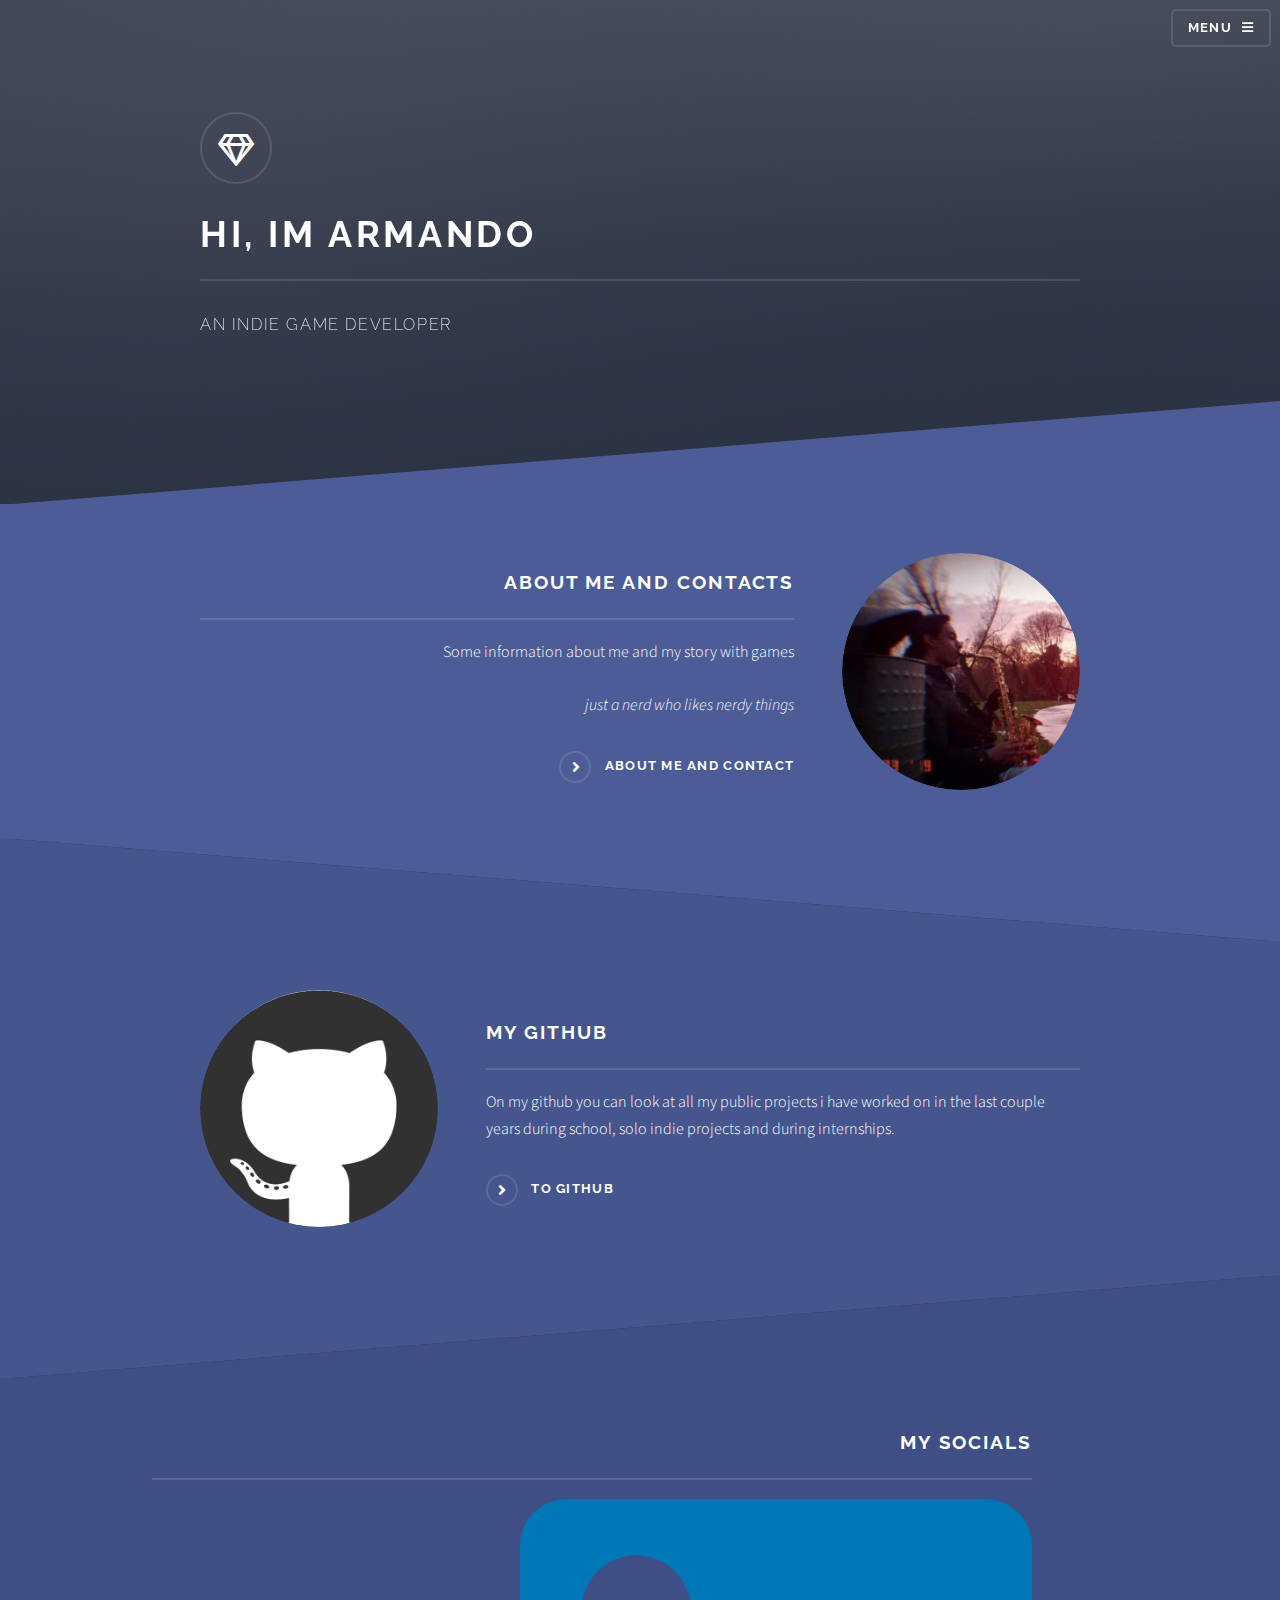
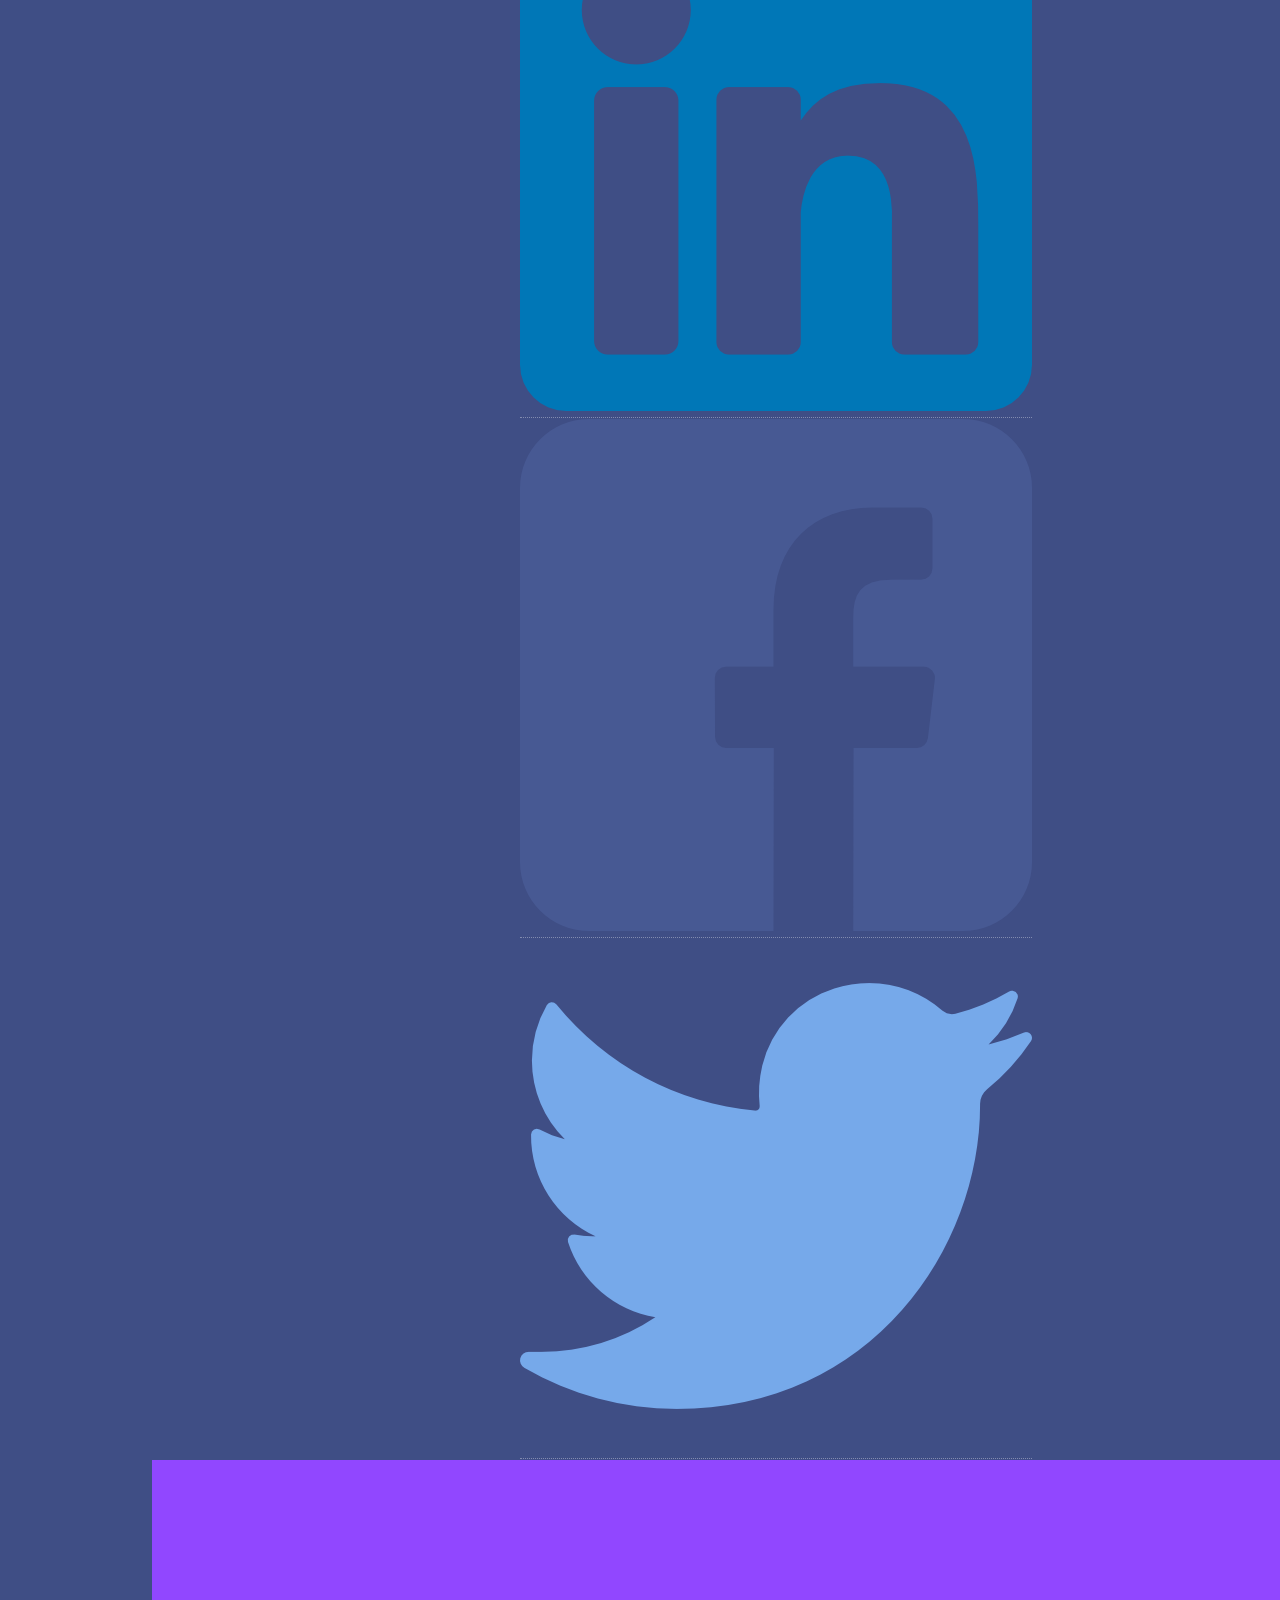
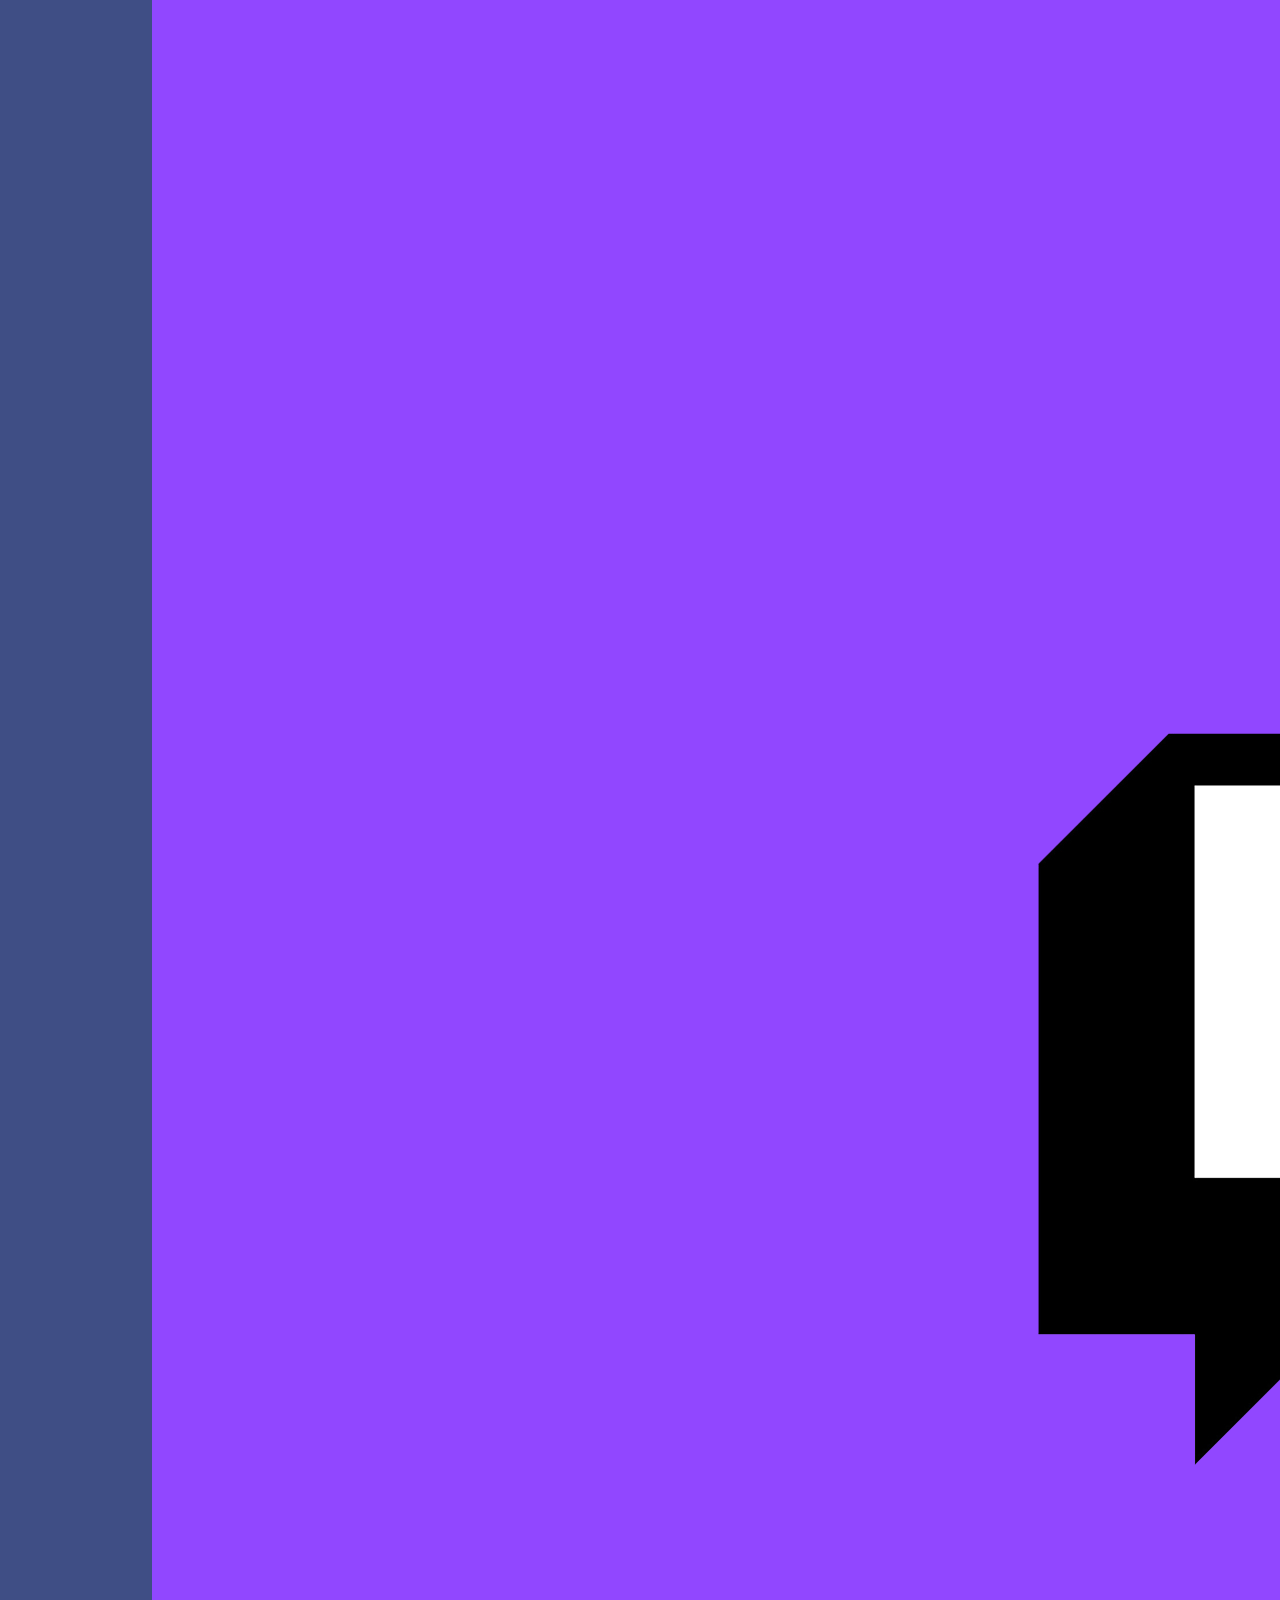
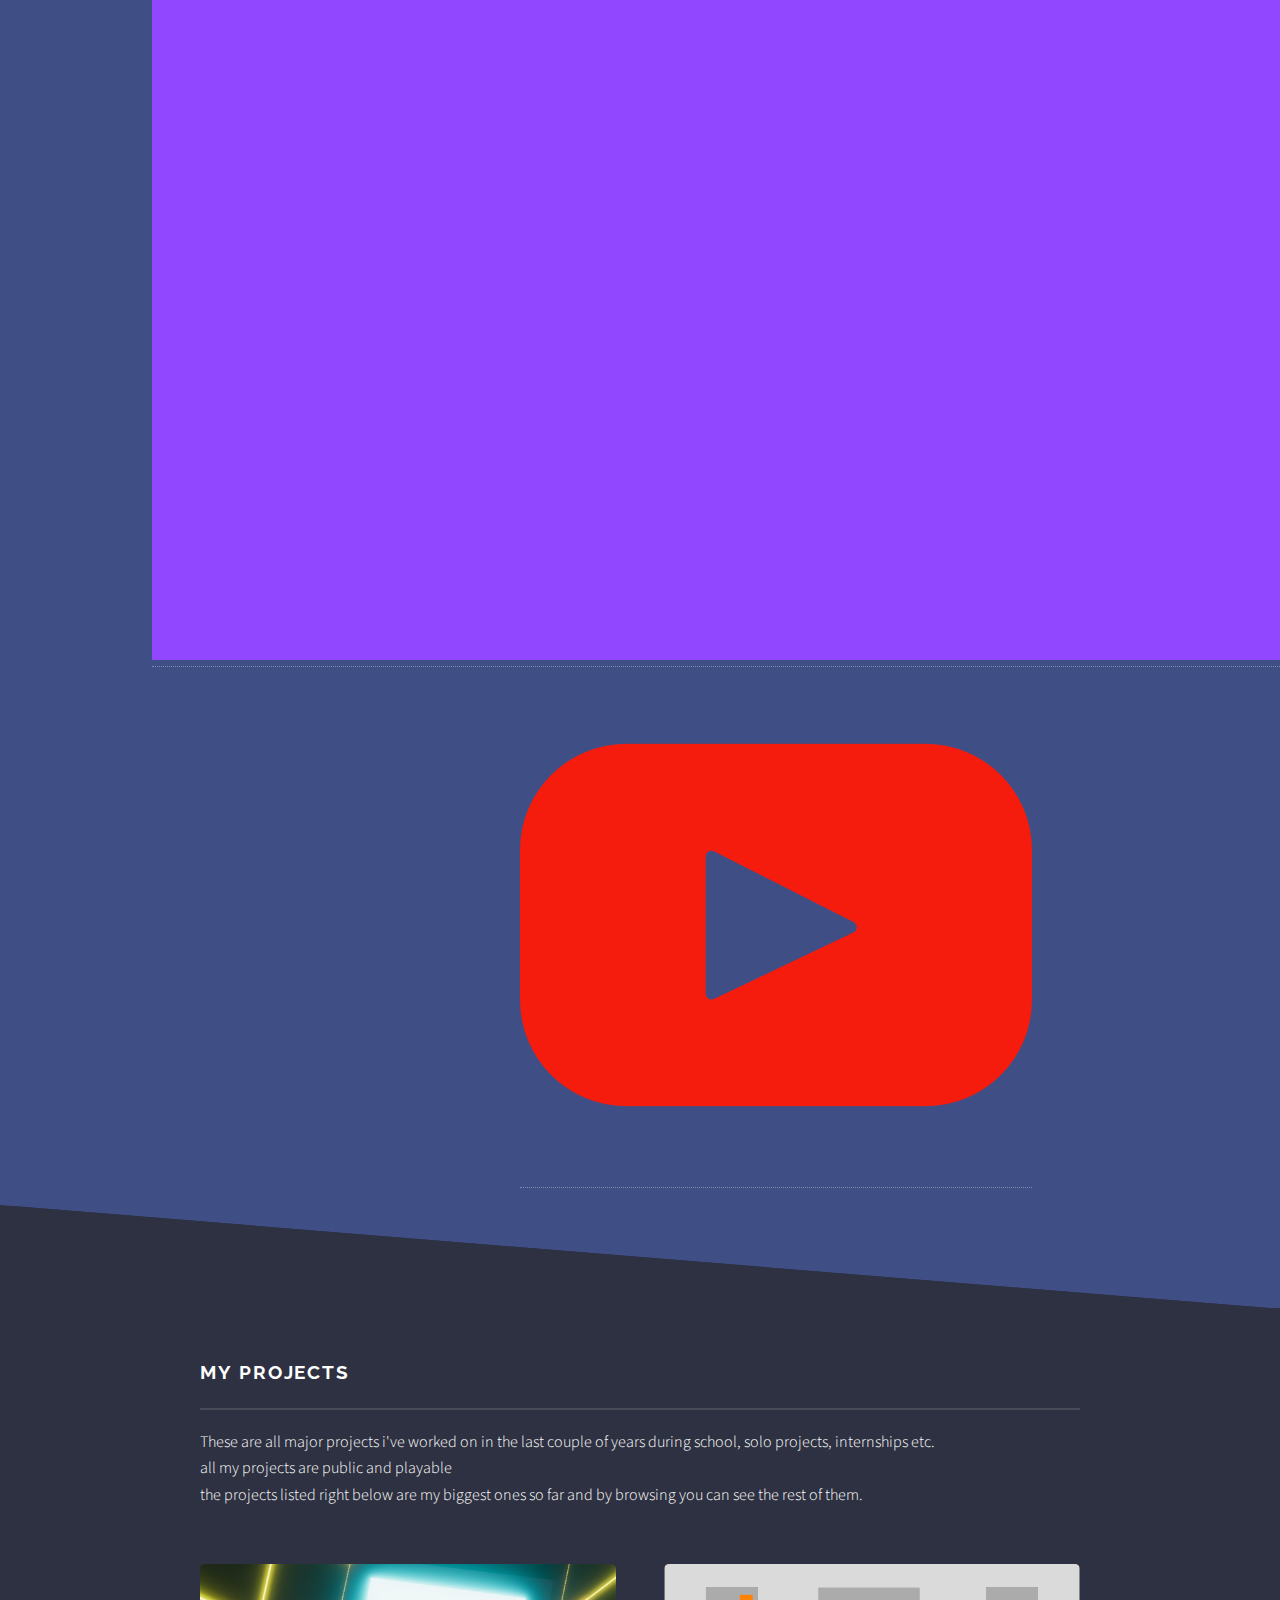
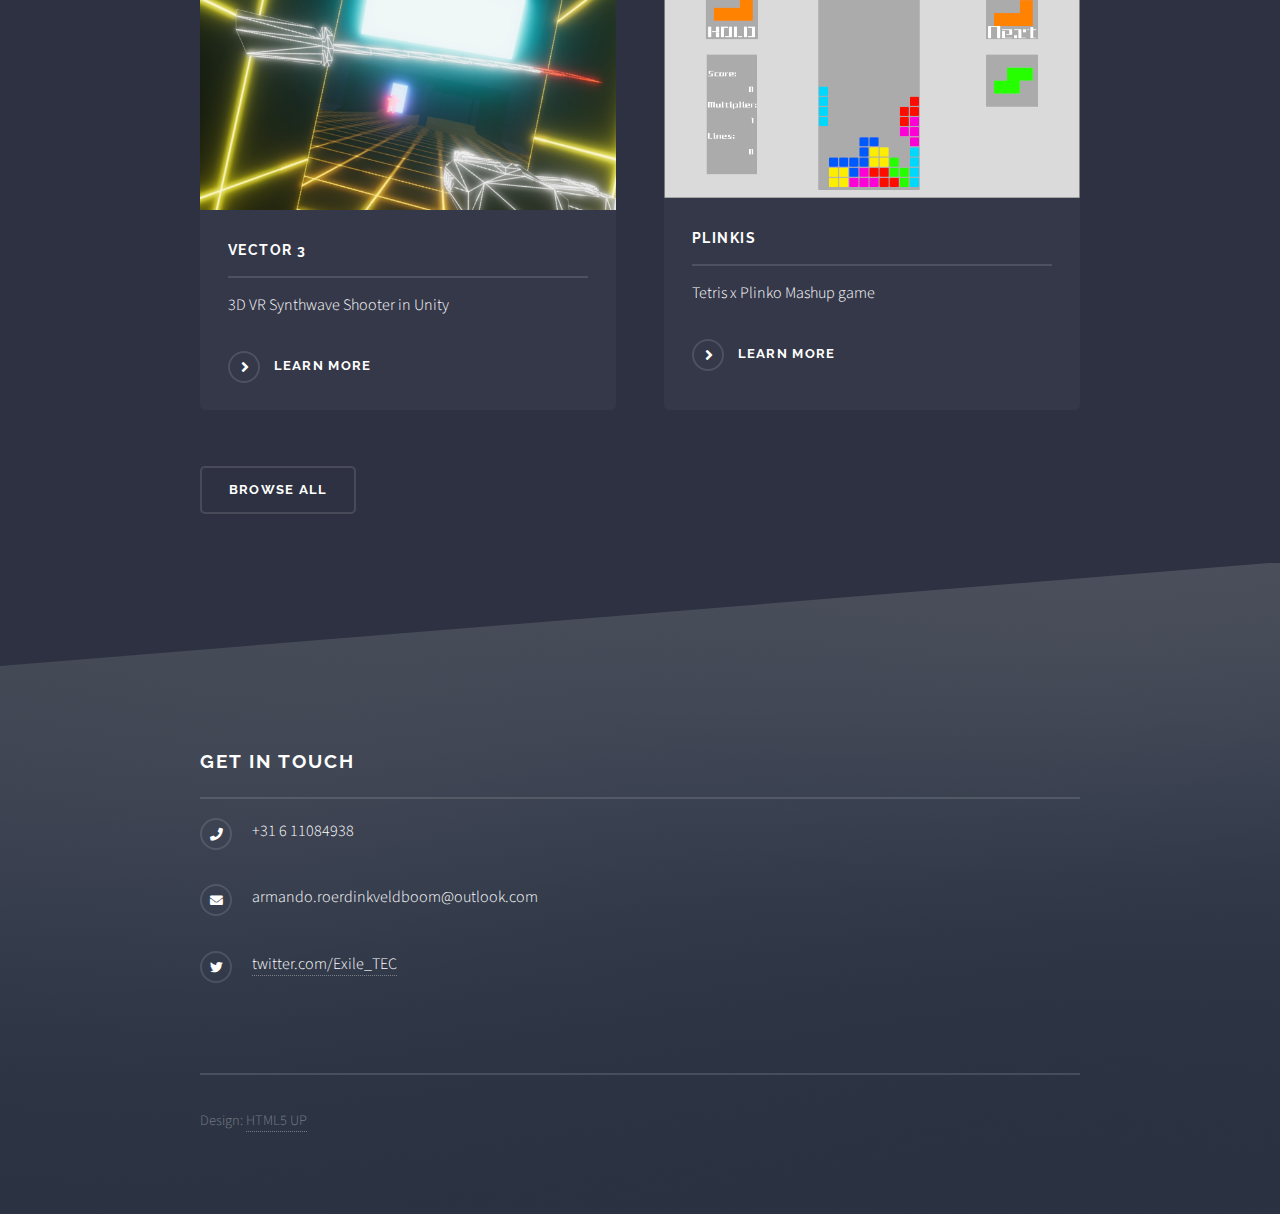
<file: index.html>
<!DOCTYPE HTML>
<!--
	Solid State by HTML5 UP
	html5up.net | @ajlkn
	Free for personal and commercial use under the CCA 3.0 license (html5up.net/license)
-->
<html>
	<head>
		<title>Armando Roerdinkveldboom</title>
		<meta charset="utf-8" />
		<meta name="viewport" content="width=device-width, initial-scale=1, user-scalable=no" />
		<link rel="stylesheet" href="assets/css/main.css" />
		<noscript><link rel="stylesheet" href="assets/css/noscript.css" /></noscript>
	</head>
	<body class="is-preload">

		<!-- Page Wrapper -->
			<div id="page-wrapper">

				<!-- Header -->
					<header id="header" class="alt">
						<h1><a href="index.html">Armando Roerdinkveldboom's Portfolio</a></h1>
						<nav>
							<a href="#menu">Menu</a>
						</nav>
					</header>

				<!-- Menu -->
					<nav id="menu">
						<div class="inner">
							<h2>Menu</h2>
							<ul class="links">
								<li><a href="index.html">Home</a></li>
								<li><a href="About me.html">About me and Contact</a></li>
								<li><a href="Projects.html">Projects</a></li>
							</ul>
							<a href="#" class="close">Close</a>
						</div>
					</nav>

				<!-- Banner -->
					<section id="banner">
						<div class="inner">
							<div class="logo"><span class="icon fa-gem"></span></div>
							<h2>Hi, Im Armando</h2>
							<p>An  Indie game developer</a></p>
						</div>
					</section>

				<!-- Wrapper -->
					<section id="wrapper">

						<!-- One -->
							<section id="one" class="wrapper spotlight style1">
								<div class="inner">
									<a href="About me.html" class="image"><img src="images/pic01.png" alt="" /></a>
									<div class="content">
										<h2 class="major">About me and Contacts</h2>
										<p>Some information about me and my story with games<br><br> <i>just a nerd who likes nerdy things</i></p>
										<a href="About me.html" class="special">About me and Contact</a>
									</div>
								</div>
							</section>

						<!-- Two -->
							<section id="two" class="wrapper alt spotlight style2">
								<div class="inner">
									<a href= "https://github.com/TheExiledCat/"target="_blank"class="image"><img src="images/pic02.png" alt="" /></a>
									<div class="content">
										<h2 class="major">My Github</h2>
										<p>On my github you can look at all my public projects i have worked on in the last couple years during school, solo indie projects and during internships.</p>
										<a target="_blank"href="https://github.com/TheExiledCat/" class="special">To github</a>
									</div>
								</div>
							</section>

						<!-- Three -->
							<section id="three" class="wrapper spotlight style3">
								<div class="inner">
									<a  class="image"><img src="images/pic03.png" alt="" /></a>
									<div class="content">
										<h2 class="major">My socials</h2>
										<div>
											<a target="_blank" href="https://www.linkedin.com/in/amano-rosuko-082496183/"><img class="Icons"src="images/174834-social-media-logos/png/027-linkedin.png"  /></a><!--linkedin-->
											<a target="_blank" href="https://www.facebook.com/armando.rosco.9"><img class="Icons"src="images/174834-social-media-logos/png/036-facebook.png"  /></a><!--facebook-->
											<a target="_blank" href="https://twitter.com/Exile_TEC"><img class="Icons"src="images/174834-social-media-logos/png/008-twitter.png"  /></a><!--twitter-->
											<a target="_blank" href="https://twitch.tv/theexiledcat"><img class="Icons"src="images/174834-social-media-logos/Twitch.png"  /></a><!--twitch-->
											<a target="_blank" href="https://www.youtube.com/channel/UCsgDCqPvoxdexxMQhBD_VqQ"><img class="Icons"src="images/174834-social-media-logos/png/001-youtube.png"  /></a><!--Music youtube-->
										</div>
										
									</div>
								</div>
							</section>

						<!-- Four -->
							<section id="four" class="wrapper alt style1">
								<div class="inner">
									<h2 class="major">My projects</h2>
									<p>These are all major projects i've worked on in the last couple of years during school, solo projects, internships etc.<br>all my projects are public and playable<br> the projects listed right below are my biggest ones so far and by browsing you can see the rest of them.</p>
									<section class="features">
										<article>
											<a href="Projects/Vector 3.html" class="image"><img src="images/Vector1.png" alt="" /></a>
											<h3 class="major">VECTOR 3</h3>
											<p>3D VR Synthwave Shooter in Unity</p>
											<a href="Projects/Vector 3.html" class="special">Learn more</a>
										</article>
										<article>
											<a href="Projects/Plinkis.html" class="image"><img src="images/Plinkis.PNG" alt="" /></a>
											<h3 class="major">Plinkis</h3>
											<p>Tetris x Plinko Mashup game</p>
											<a href="Projects/Plinkis.html" class="special">Learn more</a>
										</article>
									</section>
									<ul class="actions">
										<li><a href="Projects.html" class="button" id="Browse">Browse All</a></li>
									</ul>
								</div>
							</section>
							<section id="footer">
								<div class="inner">
									<h2 class="major">Get in touch</h2>
									
									
									<ul class="contact">
										
										<li class="icon solid fa-phone">+31 6 11084938</li>
										<li class="icon solid fa-envelope">armando.roerdinkveldboom@outlook.com</li>
										<li class="icon brands fa-twitter"><a target="_blank"href="https://twitter.com/Exile_TEC">twitter.com/Exile_TEC</a></li>
										
									</ul>
									<ul class="copyright">
									<li>Design: <a href="http://html5up.net">HTML5 UP</a></li>
									</ul>
								</div>
							</section>
					</section>

				

			</div>

		<!-- Scripts -->
			<script src="assets/js/jquery.min.js"></script>
			<script src="assets/js/jquery.scrollex.min.js"></script>
			<script src="assets/js/browser.min.js"></script>
			<script src="assets/js/breakpoints.min.js"></script>
			<script src="assets/js/util.js"></script>
			<script src="assets/js/main.js"></script>

	</body>
</html>
</file>
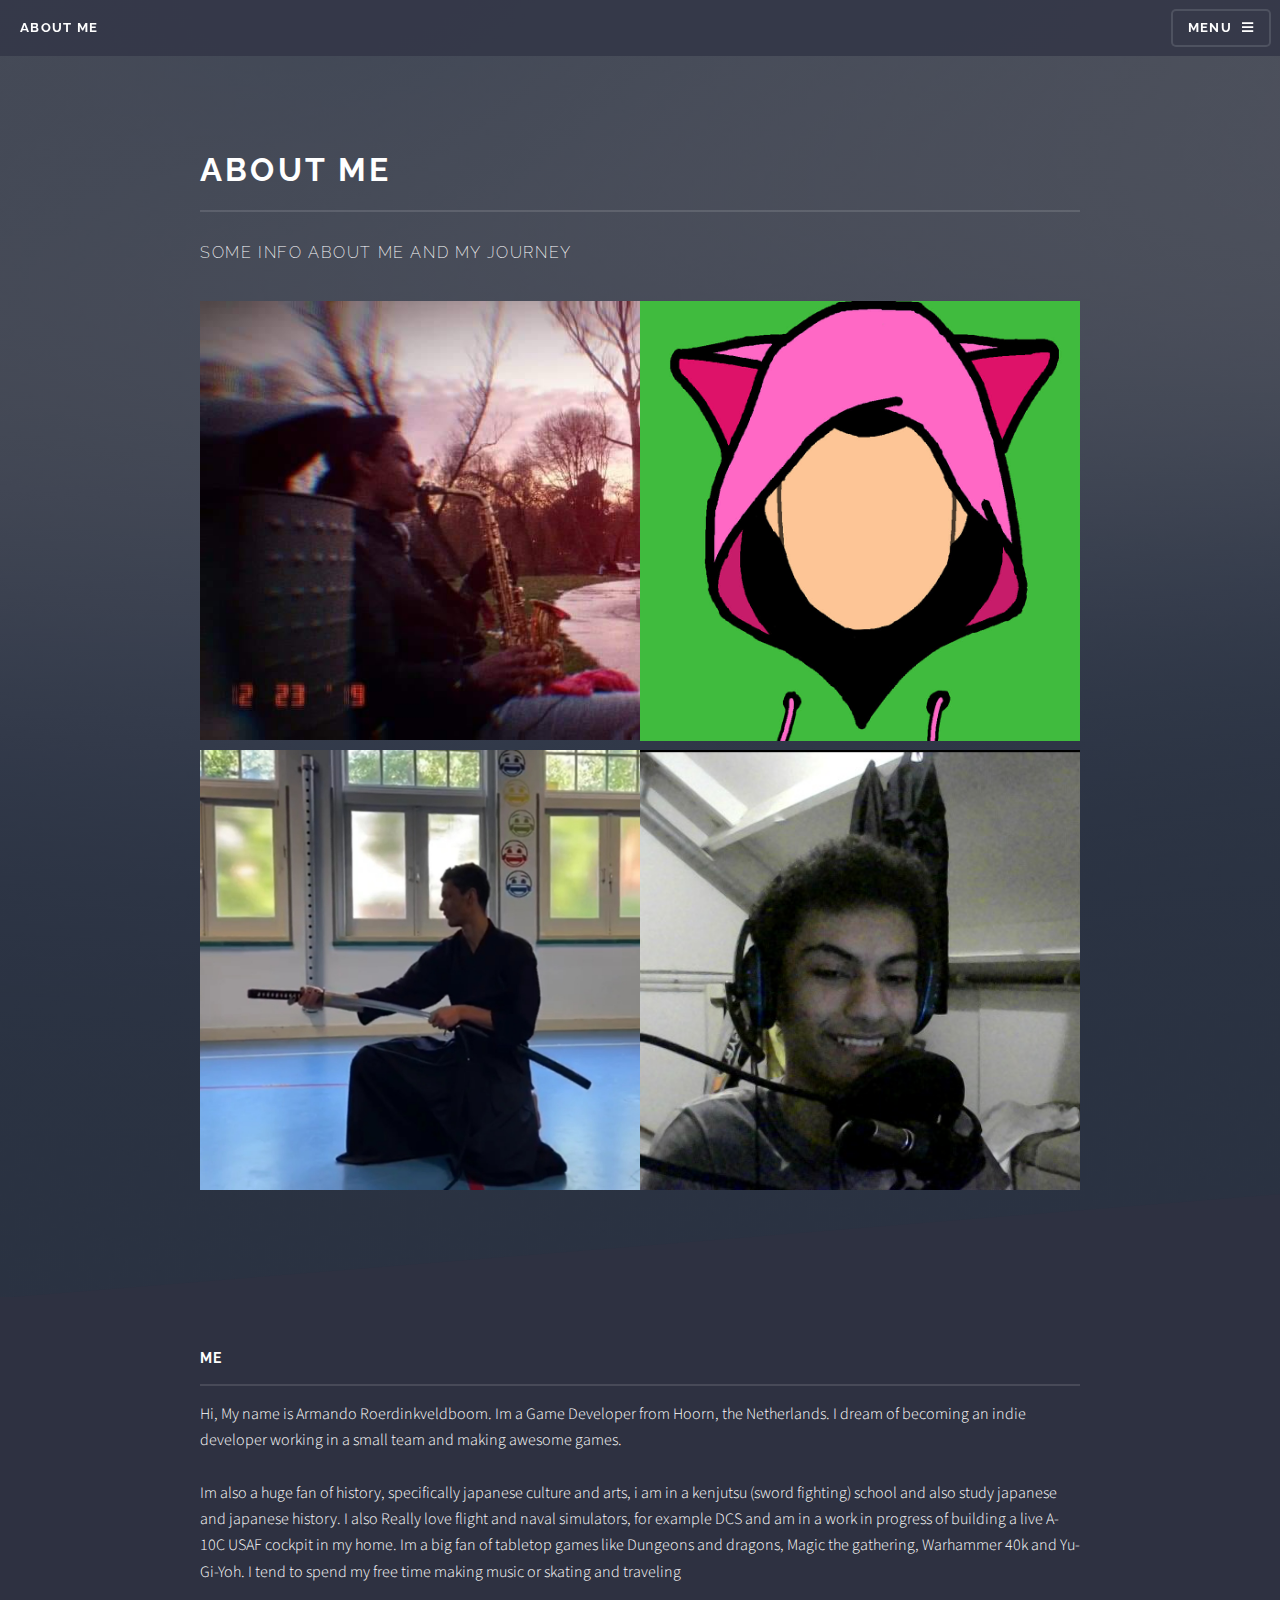
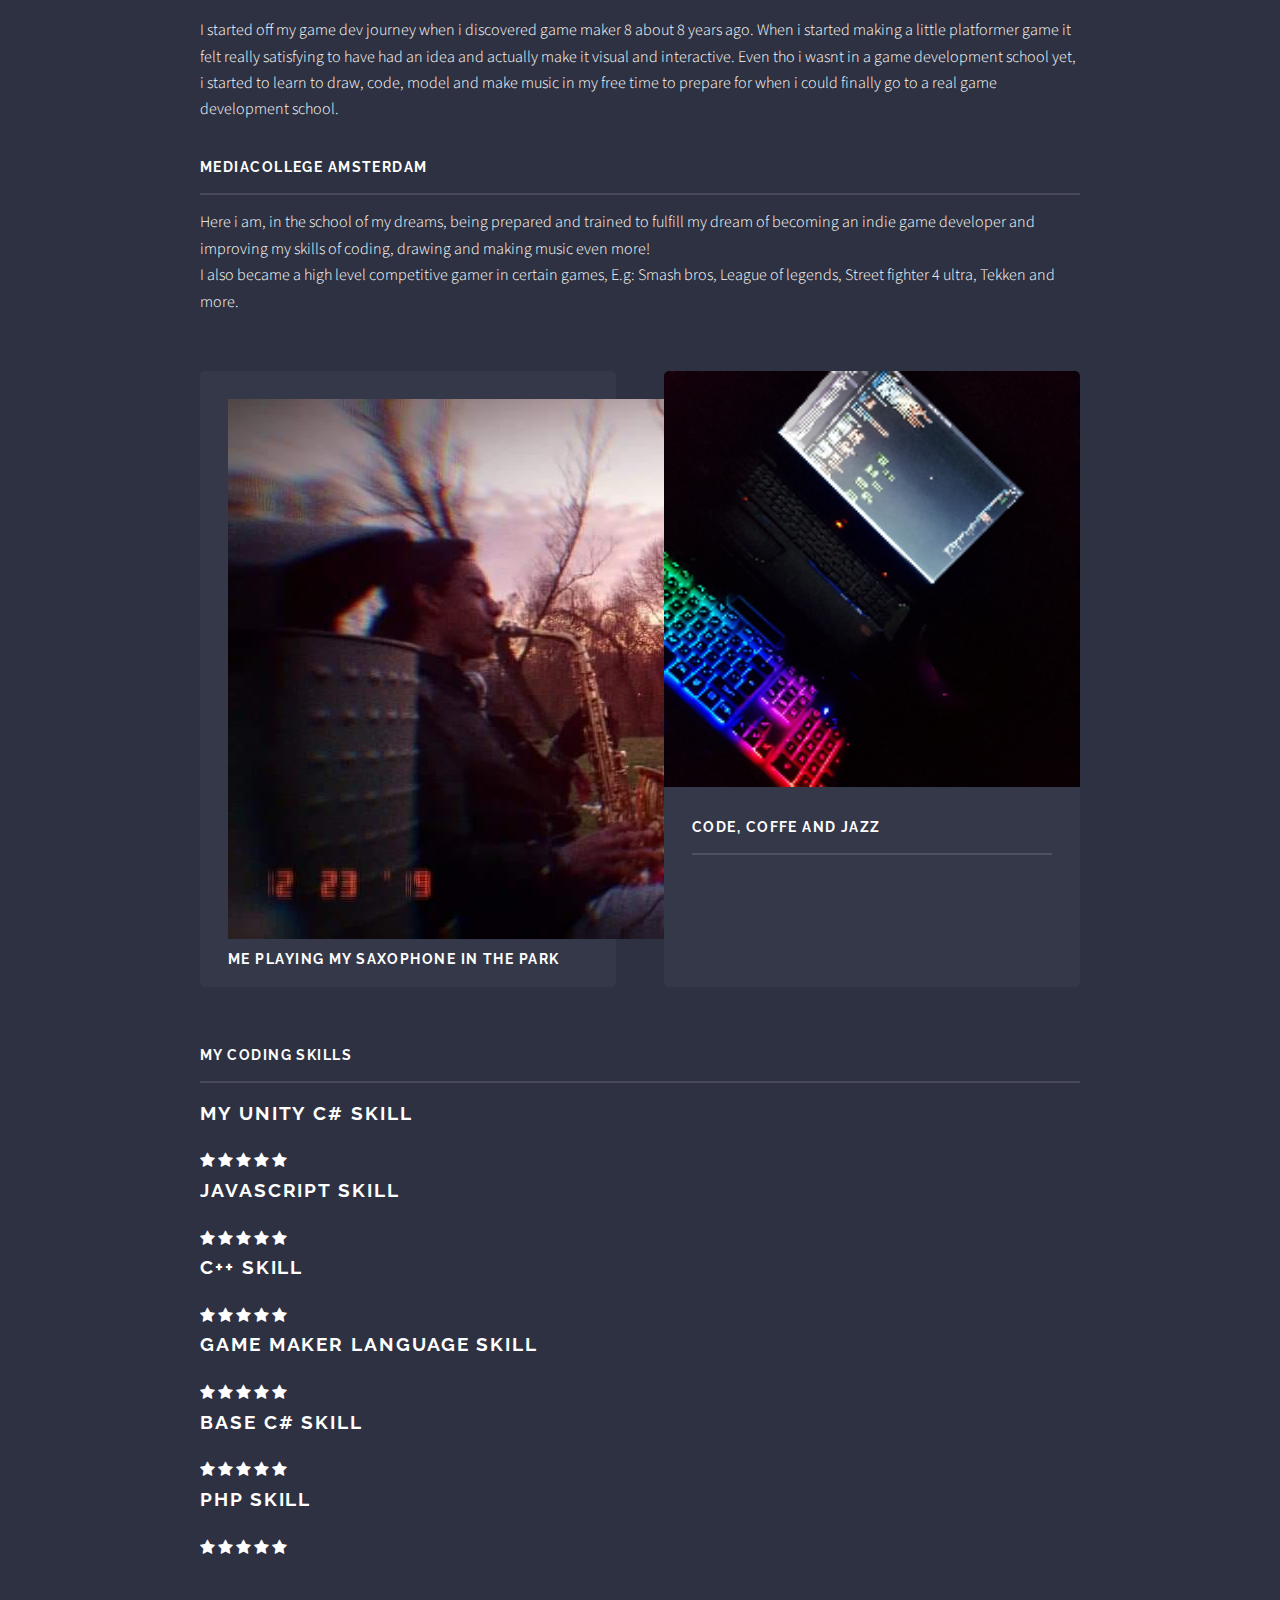
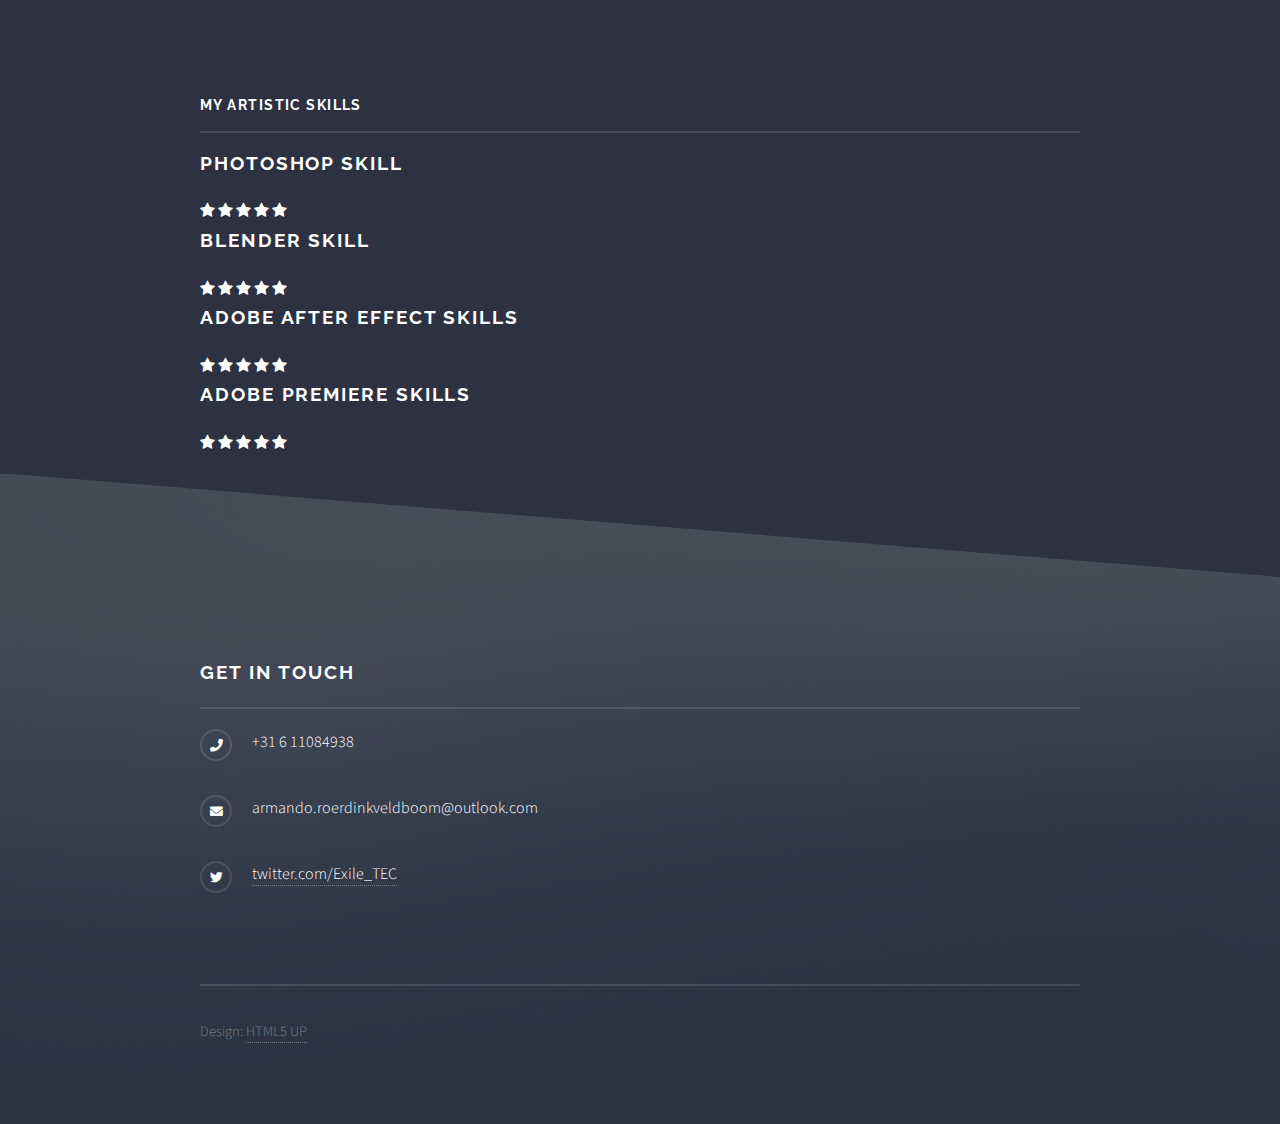
<file: About me.html>
<!DOCTYPE HTML>
<!--
	Solid State by HTML5 UP
	html5up.net | @ajlkn
	Free for personal and commercial use under the CCA 3.0 license (html5up.net/license)
-->
<html>
	<head>
		<title>About me</title>
		<meta charset="utf-8" />
		<meta name="viewport" content="width=device-width, initial-scale=1, user-scalable=no" />
		<link rel="stylesheet" href="assets/css/main.css" />
		<link rel="stylesheet" href="https://cdnjs.cloudflare.com/ajax/libs/font-awesome/4.7.0/css/font-awesome.min.css">
		<noscript><link rel="stylesheet" href="assets/css/noscript.css" /></noscript>
	</head>
	<body class="is-preload">

		<!-- Page Wrapper -->
			<div id="page-wrapper">

				<!-- Header -->
					<header id="header">
						<h1><a href="index.html">About me</a></h1>
						<nav>
							<a href="#menu">Menu</a>
						</nav>
					</header>

				<!-- Menu -->
					<nav id="menu">
						<div class="inner">
							<h2>Menu</h2>
							<ul class="links">
								<li><a href="index.html">Home</a></li>
								<li><a href="About me.html">About me</a></li>
								<li><a href="Projects.html">Projects</a></li>
							
							</ul>
							<a href="#" class="close">Close</a>
						</div>
					</nav>

				<!-- Wrapper -->
					<section id="wrapper">
						<header>
							<div class="inner">
								<h2>About me</h2>
								<p>Some info about me and my journey</p>
								<img  src="images/pic01.png" style="width: 50%;float: left;">
								<img  src="images/pic03.png" style="width: 50%;">
								<img  src="images/Kenjutsu.jpg" style="width: 50%;float:left">
								<img  src="images/Gaming.png" style="width: 50%; ;">
							</div>
						</header>

						<!-- Content -->
							<div class="wrapper">
								<div class="inner">

									<h3 class="major">Me</h3>
									<p>Hi, My name is Armando Roerdinkveldboom. Im a Game Developer from  Hoorn, the Netherlands. I dream of becoming an indie developer working in a small team and making awesome games.<br><br> Im also a huge fan of history, specifically japanese culture and arts, i am in a kenjutsu (sword fighting) school and also study japanese and japanese history. I also Really love flight and naval simulators, for example DCS and am in a work in progress of building a live A-10C USAF cockpit in my home. Im a big fan of tabletop games like Dungeons and dragons, Magic the gathering, Warhammer 40k and Yu-Gi-Yoh. I tend to spend my free time making music or skating and traveling</p>

									<p>I started off my game dev journey when i discovered game maker 8 about 8 years ago. When i started making a little platformer game it felt really satisfying to have had an idea and actually make it visual and interactive. Even tho i wasnt in a game development school yet, i started to learn to draw, code, model and make music in my free time to prepare for when i could finally go to a real game development school.</p>

									<h3 class="major">MediaCollege Amsterdam</h3>
									<p>Here i am, in the school of my dreams, being prepared and trained to fulfill my dream of becoming an indie game developer and improving my skills of coding, drawing and making music even more! <br> I also became a  high level competitive gamer in certain games, E.g: Smash bros, League of legends, Street fighter 4 ultra,  Tekken and more.</p>

									<section class="features">
										<article>
											<a  class="image"></a><img src="images/pic01.png" alt="" /></a>
											<h3>Me playing my saxophone in the park</h3>
										</article>
										<article>
											<a  class="image"><img src="images/pic04.png" alt="" /></a>
											<h3 class="major">Code, Coffe and Jazz</h3>
											
										</article>
									</section>
									<h3 class="major">My coding skills</h3>
									<h2>My Unity C# skill</h2>
<span class="fa fa-star checked"></span>
<span class="fa fa-star checked"></span>
<span class="fa fa-star checked"></span>
<span class="fa fa-star checked"></span>
<span class="fa fa-star checked"></span>

<h2>Javascript skill</h2>
<span class="fa fa-star checked"></span>
<span class="fa fa-star checked"></span>
<span class="fa fa-star "></span>
<span class="fa fa-star"></span>
<span class="fa fa-star"></span>

<h2>C++ skill</h2>
<span class="fa fa-star checked"></span>
<span class="fa fa-star checked"></span>
<span class="fa fa-star checked"></span>
<span class="fa fa-star"></span>
<span class="fa fa-star"></span>

<h2>Game Maker Language skill</h2>
<span class="fa fa-star checked"></span>
<span class="fa fa-star checked"></span>
<span class="fa fa-star checked"></span>
<span class="fa fa-star checked"></span>
<span class="fa fa-star"></span>

<h2>Base C# skill</h2>
<span class="fa fa-star checked"></span>
<span class="fa fa-star checked"></span>
<span class="fa fa-star checked"></span>
<span class="fa fa-star"></span>
<span class="fa fa-star"></span>

<h2>PHP skill</h2>
<span class="fa fa-star checked"></span>
<span class="fa fa-star "></span>
<span class="fa fa-star "></span>
<span class="fa fa-star"></span>
<span class="fa fa-star"></span>
<br><br><br><br><br><br>
<h3 class="major">My Artistic skills</h3>
									<h2>Photoshop skill</h2>
<span class="fa fa-star checked"></span>
<span class="fa fa-star checked"></span>
<span class="fa fa-star checked"></span>
<span class="fa fa-star "></span>
<span class="fa fa-star "></span>

<h2>Blender skill</h2>
<span class="fa fa-star checked"></span>
<span class="fa fa-star checked"></span>
<span class="fa fa-star "></span>
<span class="fa fa-star"></span>
<span class="fa fa-star"></span>

<h2>Adobe After Effect skills</h2>
<span class="fa fa-star checked"></span>
<span class="fa fa-star checked"></span>
<span class="fa fa-star "></span>
<span class="fa fa-star"></span>
<span class="fa fa-star"></span>

<h2>Adobe premiere skills</h2>
<span class="fa fa-star checked"></span>
<span class="fa fa-star checked"></span>
<span class="fa fa-star checked"></span>
<span class="fa fa-star"></span>
<span class="fa fa-star"></span>


								</div>
							</div>

					</section>

				<!-- Footer -->
					<section id="footer">
						<div class="inner">
							<h2 class="major">Get in touch</h2>
							
							
							<ul class="contact">
								
								<li class="icon solid fa-phone">+31 6 11084938</li>
								<li class="icon solid fa-envelope">armando.roerdinkveldboom@outlook.com</li>
								<li class="icon brands fa-twitter"><a target="_blank"href="https://twitter.com/Exile_TEC">twitter.com/Exile_TEC</a></li>
								
							</ul>
							<ul class="copyright">
							<li>Design: <a href="http://html5up.net">HTML5 UP</a></li>
							</ul>
						</div>
					</section>

			</div>

		<!-- Scripts -->
			<script src="assets/js/jquery.min.js"></script>
			<script src="assets/js/jquery.scrollex.min.js"></script>
			<script src="assets/js/browser.min.js"></script>
			<script src="assets/js/breakpoints.min.js"></script>
			<script src="assets/js/util.js"></script>
			<script src="assets/js/main.js"></script>

	</body>
</html>
</file>
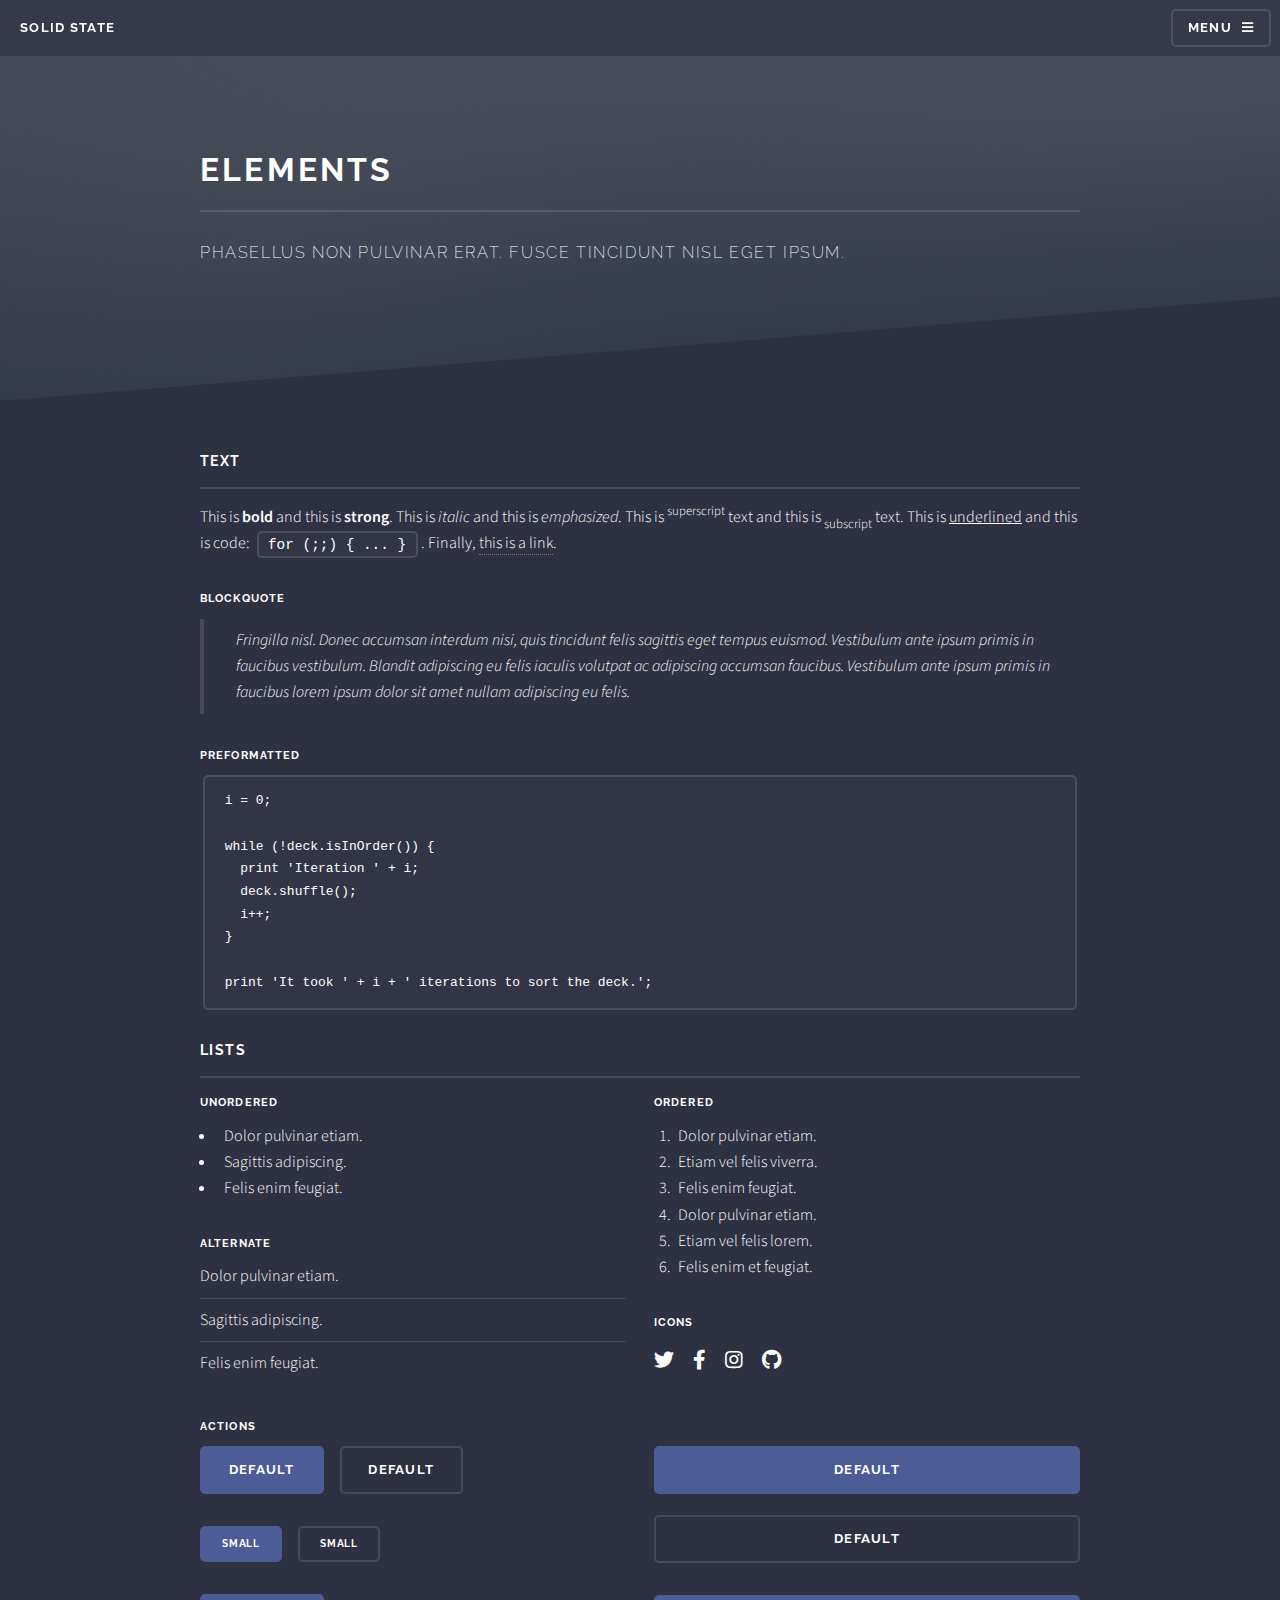
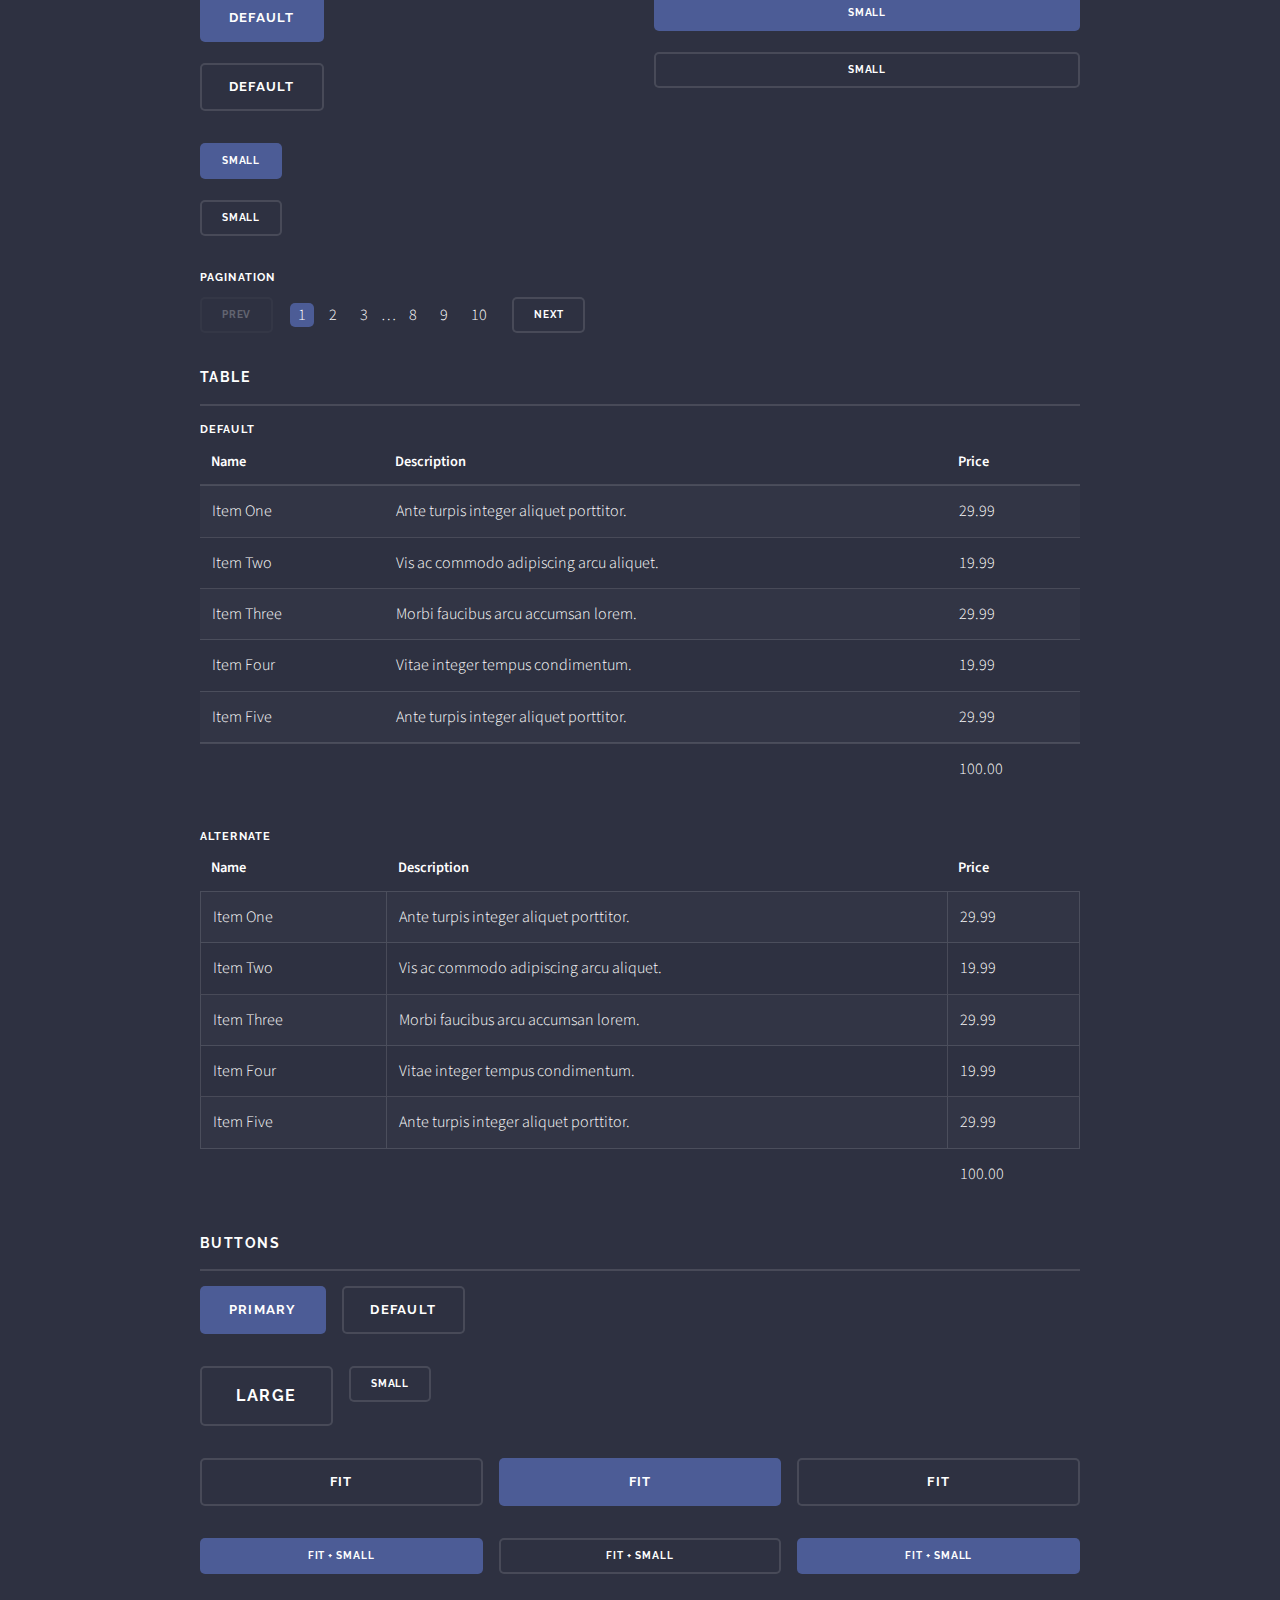
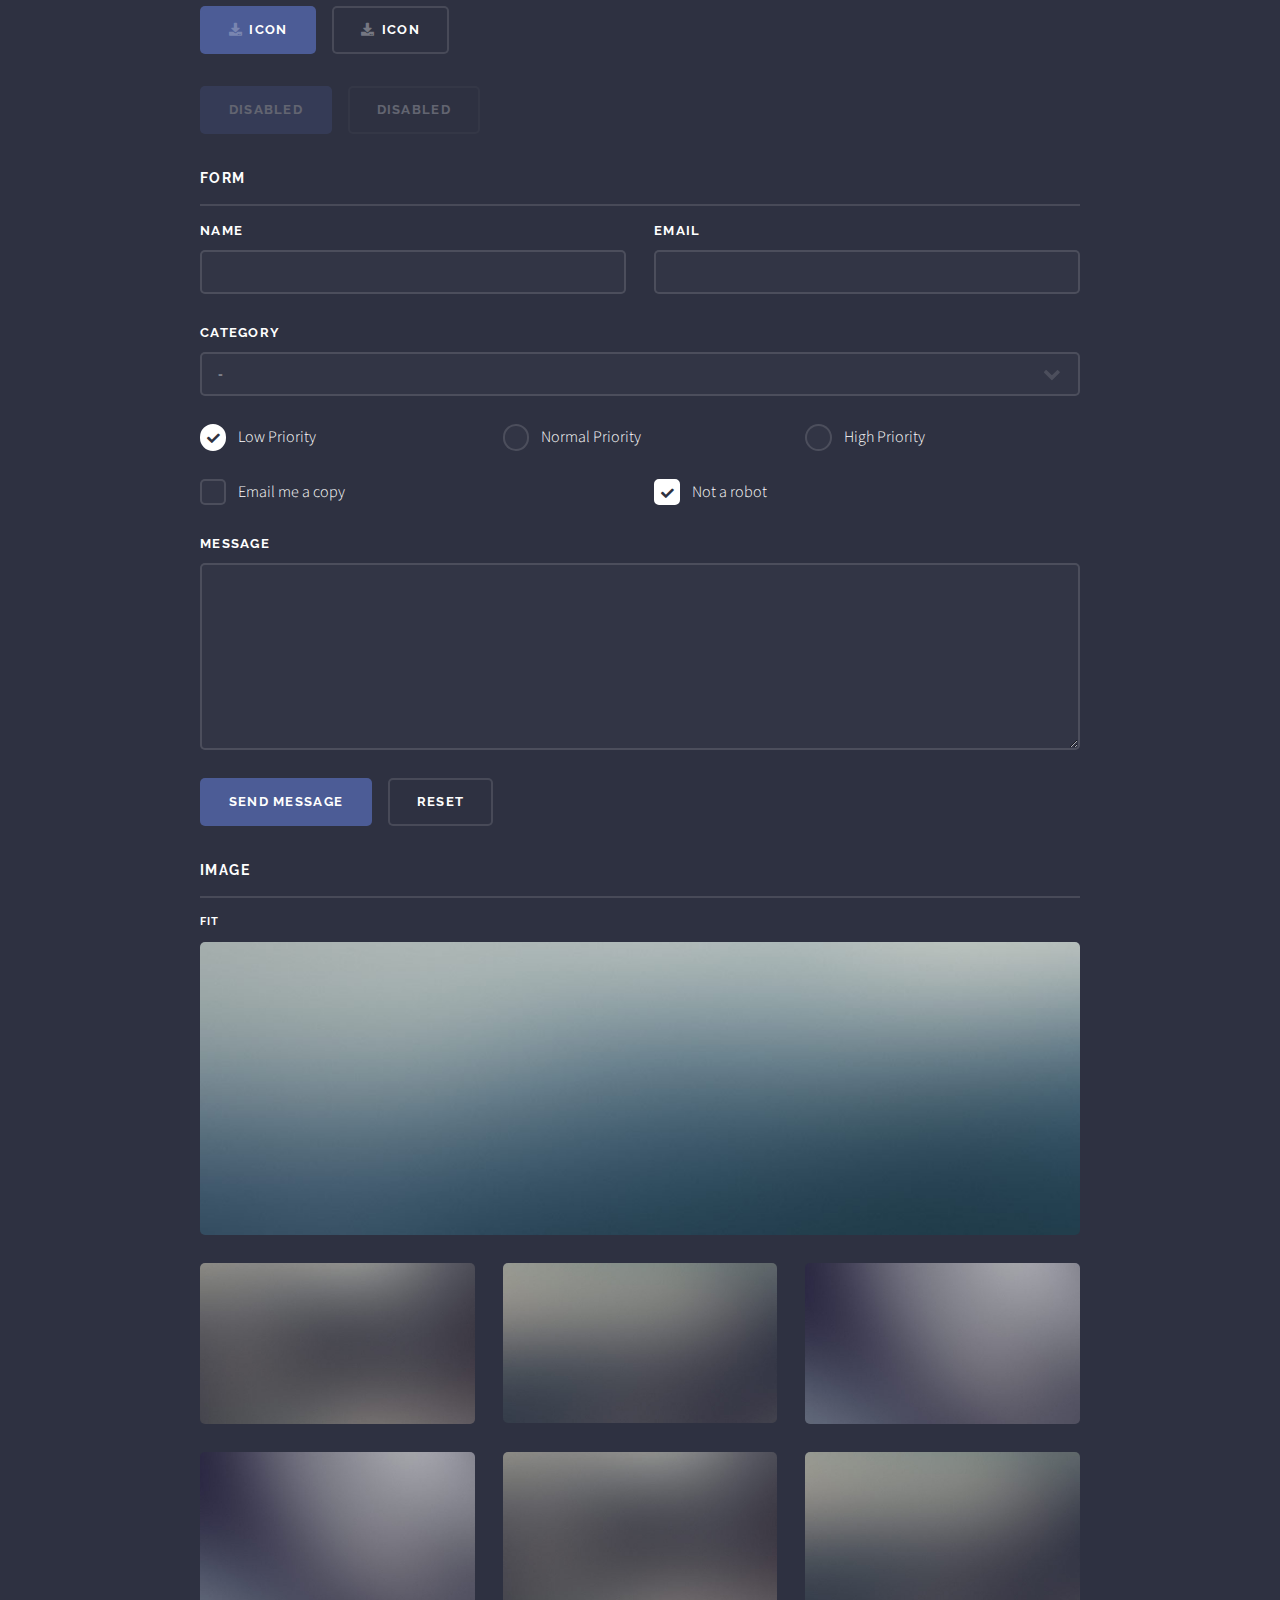
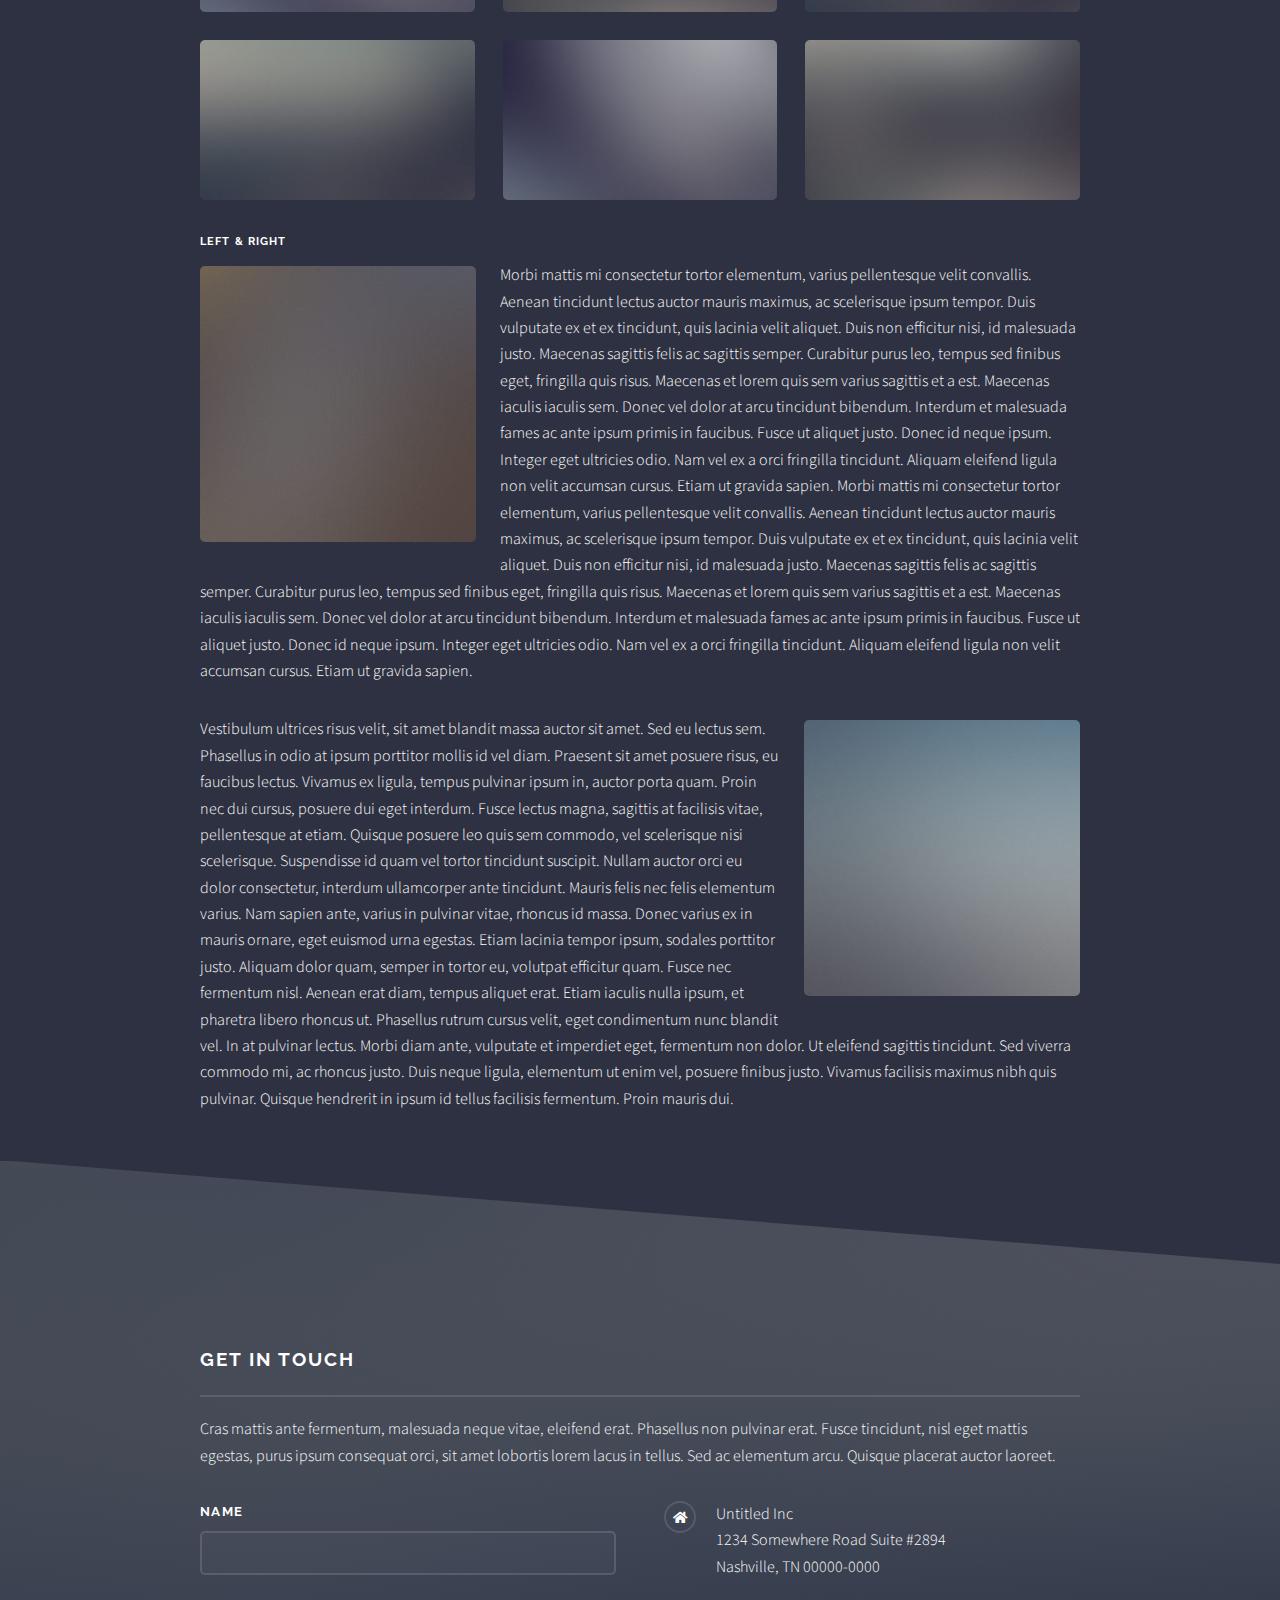
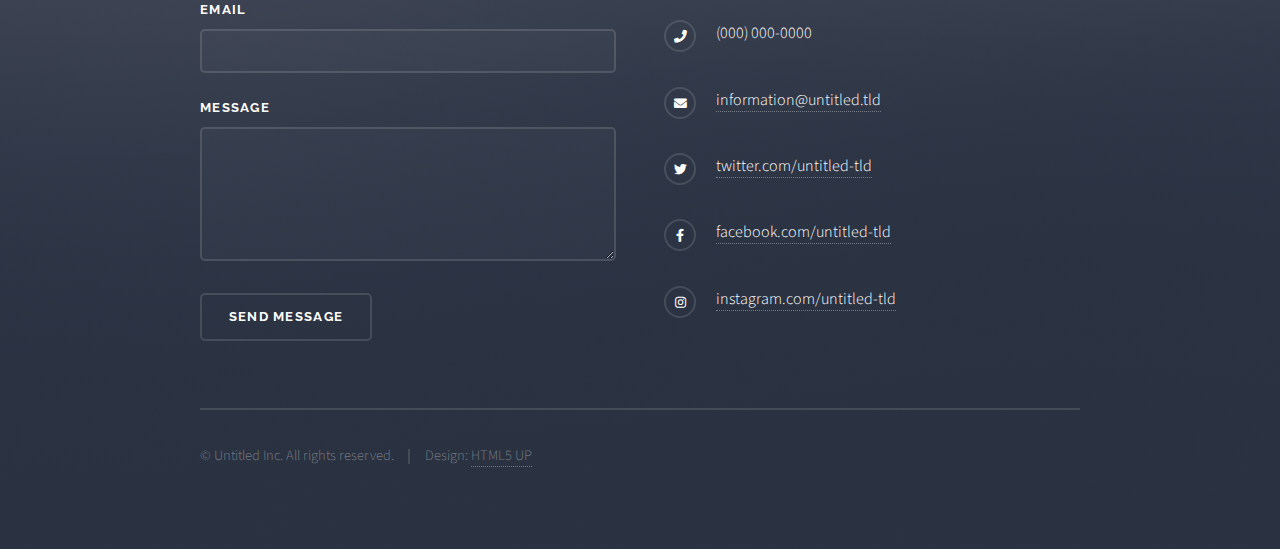
<file: elements.html>
<!DOCTYPE HTML>
<!--
	Solid State by HTML5 UP
	html5up.net | @ajlkn
	Free for personal and commercial use under the CCA 3.0 license (html5up.net/license)
-->
<html>
	<head>
		<title>Elements - Solid State by HTML5 UP</title>
		<meta charset="utf-8" />
		<meta name="viewport" content="width=device-width, initial-scale=1, user-scalable=no" />
		<link rel="stylesheet" href="assets/css/main.css" />
		<noscript><link rel="stylesheet" href="assets/css/noscript.css" /></noscript>
	</head>
	<body class="is-preload">

		<!-- Page Wrapper -->
			<div id="page-wrapper">

				<!-- Header -->
					<header id="header">
						<h1><a href="index.html">Solid State</a></h1>
						<nav>
							<a href="#menu">Menu</a>
						</nav>
					</header>

				<!-- Menu -->
					<nav id="menu">
						<div class="inner">
							<h2>Menu</h2>
							<ul class="links">
								<li><a href="index.html">Home</a></li>
								<li><a href="generic.html">Generic</a></li>
								<li><a href="elements.html">Elements</a></li>
								<li><a href="#">Log In</a></li>
								<li><a href="#">Sign Up</a></li>
							</ul>
							<a href="#" class="close">Close</a>
						</div>
					</nav>

				<!-- Wrapper -->
					<section id="wrapper">
						<header>
							<div class="inner">
								<h2>Elements</h2>
								<p>Phasellus non pulvinar erat. Fusce tincidunt nisl eget ipsum.</p>
							</div>
						</header>

						<!-- Content -->
							<div class="wrapper">
								<div class="inner">

									<section>
										<h3 class="major">Text</h3>
										<p>This is <b>bold</b> and this is <strong>strong</strong>. This is <i>italic</i> and this is <em>emphasized</em>.
										This is <sup>superscript</sup> text and this is <sub>subscript</sub> text.
										This is <u>underlined</u> and this is code: <code>for (;;) { ... }</code>. Finally, <a href="#">this is a link</a>.</p>
										<h4>Blockquote</h4>
										<blockquote>Fringilla nisl. Donec accumsan interdum nisi, quis tincidunt felis sagittis eget tempus euismod. Vestibulum ante ipsum primis in faucibus vestibulum. Blandit adipiscing eu felis iaculis volutpat ac adipiscing accumsan faucibus. Vestibulum ante ipsum primis in faucibus lorem ipsum dolor sit amet nullam adipiscing eu felis.</blockquote>
										<h4>Preformatted</h4>
										<pre><code>i = 0;

while (!deck.isInOrder()) {
  print 'Iteration ' + i;
  deck.shuffle();
  i++;
}

print 'It took ' + i + ' iterations to sort the deck.';</code></pre>
									</section>

									<section>
										<h3 class="major">Lists</h3>
										<div class="row">
											<div class="col-6 col-12-medium">
												<h4>Unordered</h4>
												<ul>
													<li>Dolor pulvinar etiam.</li>
													<li>Sagittis adipiscing.</li>
													<li>Felis enim feugiat.</li>
												</ul>
												<h4>Alternate</h4>
												<ul class="alt">
													<li>Dolor pulvinar etiam.</li>
													<li>Sagittis adipiscing.</li>
													<li>Felis enim feugiat.</li>
												</ul>
											</div>
											<div class="col-6 col-12-medium">
												<h4>Ordered</h4>
												<ol>
													<li>Dolor pulvinar etiam.</li>
													<li>Etiam vel felis viverra.</li>
													<li>Felis enim feugiat.</li>
													<li>Dolor pulvinar etiam.</li>
													<li>Etiam vel felis lorem.</li>
													<li>Felis enim et feugiat.</li>
												</ol>
												<h4>Icons</h4>
												<ul class="icons">
													<li><a href="#" class="icon brands fa-twitter"><span class="label">Twitter</span></a></li>
													<li><a href="#" class="icon brands fa-facebook-f"><span class="label">Facebook</span></a></li>
													<li><a href="#" class="icon brands fa-instagram"><span class="label">Instagram</span></a></li>
													<li><a href="#" class="icon brands fa-github"><span class="label">Github</span></a></li>
												</ul>
											</div>
										</div>
										<h4>Actions</h4>
										<div class="row">
											<div class="col-6 col-12-medium">
												<ul class="actions">
													<li><a href="#" class="button primary">Default</a></li>
													<li><a href="#" class="button">Default</a></li>
												</ul>
												<ul class="actions small">
													<li><a href="#" class="button primary small">Small</a></li>
													<li><a href="#" class="button small">Small</a></li>
												</ul>
												<ul class="actions stacked">
													<li><a href="#" class="button primary">Default</a></li>
													<li><a href="#" class="button">Default</a></li>
												</ul>
												<ul class="actions stacked small">
													<li><a href="#" class="button primary small">Small</a></li>
													<li><a href="#" class="button small">Small</a></li>
												</ul>
											</div>
											<div class="col-6 col-12-medium">
												<ul class="actions stacked">
													<li><a href="#" class="button primary fit">Default</a></li>
													<li><a href="#" class="button fit">Default</a></li>
												</ul>
												<ul class="actions stacked small">
													<li><a href="#" class="button primary small fit">Small</a></li>
													<li><a href="#" class="button small fit">Small</a></li>
												</ul>
											</div>
										</div>
										<h4>Pagination</h4>
										<ul class="pagination">
											<li><span class="button small disabled">Prev</span></li>
											<li><a href="#" class="page active">1</a></li>
											<li><a href="#" class="page">2</a></li>
											<li><a href="#" class="page">3</a></li>
											<li><span>&hellip;</span></li>
											<li><a href="#" class="page">8</a></li>
											<li><a href="#" class="page">9</a></li>
											<li><a href="#" class="page">10</a></li>
											<li><a href="#" class="button small">Next</a></li>
										</ul>
									</section>

									<section>
										<h3 class="major">Table</h3>
										<h4>Default</h4>
										<div class="table-wrapper">
											<table>
												<thead>
													<tr>
														<th>Name</th>
														<th>Description</th>
														<th>Price</th>
													</tr>
												</thead>
												<tbody>
													<tr>
														<td>Item One</td>
														<td>Ante turpis integer aliquet porttitor.</td>
														<td>29.99</td>
													</tr>
													<tr>
														<td>Item Two</td>
														<td>Vis ac commodo adipiscing arcu aliquet.</td>
														<td>19.99</td>
													</tr>
													<tr>
														<td>Item Three</td>
														<td> Morbi faucibus arcu accumsan lorem.</td>
														<td>29.99</td>
													</tr>
													<tr>
														<td>Item Four</td>
														<td>Vitae integer tempus condimentum.</td>
														<td>19.99</td>
													</tr>
													<tr>
														<td>Item Five</td>
														<td>Ante turpis integer aliquet porttitor.</td>
														<td>29.99</td>
													</tr>
												</tbody>
												<tfoot>
													<tr>
														<td colspan="2"></td>
														<td>100.00</td>
													</tr>
												</tfoot>
											</table>
										</div>

										<h4>Alternate</h4>
										<div class="table-wrapper">
											<table class="alt">
												<thead>
													<tr>
														<th>Name</th>
														<th>Description</th>
														<th>Price</th>
													</tr>
												</thead>
												<tbody>
													<tr>
														<td>Item One</td>
														<td>Ante turpis integer aliquet porttitor.</td>
														<td>29.99</td>
													</tr>
													<tr>
														<td>Item Two</td>
														<td>Vis ac commodo adipiscing arcu aliquet.</td>
														<td>19.99</td>
													</tr>
													<tr>
														<td>Item Three</td>
														<td> Morbi faucibus arcu accumsan lorem.</td>
														<td>29.99</td>
													</tr>
													<tr>
														<td>Item Four</td>
														<td>Vitae integer tempus condimentum.</td>
														<td>19.99</td>
													</tr>
													<tr>
														<td>Item Five</td>
														<td>Ante turpis integer aliquet porttitor.</td>
														<td>29.99</td>
													</tr>
												</tbody>
												<tfoot>
													<tr>
														<td colspan="2"></td>
														<td>100.00</td>
													</tr>
												</tfoot>
											</table>
										</div>
									</section>

									<section>
										<h3 class="major">Buttons</h3>
										<ul class="actions">
											<li><a href="#" class="button primary">Primary</a></li>
											<li><a href="#" class="button">Default</a></li>
										</ul>
										<ul class="actions">
											<li><a href="#" class="button large">Large</a></li>
											<li><a href="#" class="button small">Small</a></li>
										</ul>
										<ul class="actions fit">
											<li><a href="#" class="button fit">Fit</a></li>
											<li><a href="#" class="button primary fit">Fit</a></li>
											<li><a href="#" class="button fit">Fit</a></li>
										</ul>
										<ul class="actions fit small">
											<li><a href="#" class="button primary fit small">Fit + Small</a></li>
											<li><a href="#" class="button fit small">Fit + Small</a></li>
											<li><a href="#" class="button primary fit small">Fit + Small</a></li>
										</ul>
										<ul class="actions">
											<li><a href="#" class="button primary icon solid fa-download">Icon</a></li>
											<li><a href="#" class="button icon solid fa-download">Icon</a></li>
										</ul>
										<ul class="actions">
											<li><span class="button primary disabled">Disabled</span></li>
											<li><span class="button disabled">Disabled</span></li>
										</ul>
									</section>

									<section>
										<h3 class="major">Form</h3>
										<form method="post" action="#">
											<div class="row gtr-uniform">
												<div class="col-6 col-12-xsmall">
													<label for="demo-name">Name</label>
													<input type="text" name="demo-name" id="demo-name" value="" />
												</div>
												<div class="col-6 col-12-xsmall">
													<label for="demo-email">Email</label>
													<input type="email" name="demo-email" id="demo-email" value="" />
												</div>
												<div class="col-12">
													<label for="demo-category">Category</label>
													<select name="demo-category" id="demo-category">
														<option value="">-</option>
														<option value="1">Manufacturing</option>
														<option value="1">Shipping</option>
														<option value="1">Administration</option>
														<option value="1">Human Resources</option>
													</select>
												</div>
												<div class="col-4 col-12-small">
													<input type="radio" id="demo-priority-low" name="demo-priority" checked>
													<label for="demo-priority-low">Low Priority</label>
												</div>
												<div class="col-4 col-12-small">
													<input type="radio" id="demo-priority-normal" name="demo-priority">
													<label for="demo-priority-normal">Normal Priority</label>
												</div>
												<div class="col-4 col-12-small">
													<input type="radio" id="demo-priority-high" name="demo-priority">
													<label for="demo-priority-high">High Priority</label>
												</div>
												<div class="col-6 col-12-small">
													<input type="checkbox" id="demo-copy" name="demo-copy">
													<label for="demo-copy">Email me a copy</label>
												</div>
												<div class="col-6 col-12-small">
													<input type="checkbox" id="demo-human" name="demo-human" checked>
													<label for="demo-human">Not a robot</label>
												</div>
												<div class="col-12">
													<label for="demo-message">Message</label>
													<textarea name="demo-message" id="demo-message" rows="6"></textarea>
												</div>
												<div class="col-12">
													<ul class="actions">
														<li><input type="submit" value="Send Message" class="primary" /></li>
														<li><input type="reset" value="Reset" /></li>
													</ul>
												</div>
											</div>
										</form>
									</section>

									<section>
										<h3 class="major">Image</h3>
										<h4>Fit</h4>
										<div class="box alt">
											<div class="row gtr-uniform">
												<div class="col-12"><span class="image fit"><img src="images/pic08.jpg" alt="" /></span></div>
												<div class="col-4"><span class="image fit"><img src="images/pic05.jpg" alt="" /></span></div>
												<div class="col-4"><span class="image fit"><img src="images/pic06.jpg" alt="" /></span></div>
												<div class="col-4"><span class="image fit"><img src="images/pic07.jpg" alt="" /></span></div>
												<div class="col-4"><span class="image fit"><img src="images/pic07.jpg" alt="" /></span></div>
												<div class="col-4"><span class="image fit"><img src="images/pic05.jpg" alt="" /></span></div>
												<div class="col-4"><span class="image fit"><img src="images/pic06.jpg" alt="" /></span></div>
												<div class="col-4"><span class="image fit"><img src="images/pic06.jpg" alt="" /></span></div>
												<div class="col-4"><span class="image fit"><img src="images/pic07.jpg" alt="" /></span></div>
												<div class="col-4"><span class="image fit"><img src="images/pic05.jpg" alt="" /></span></div>
											</div>
										</div>
										<h4>Left &amp; Right</h4>
										<p><span class="image left"><img src="images/pic01.jpg" alt="" /></span>Morbi mattis mi consectetur tortor elementum, varius pellentesque velit convallis. Aenean tincidunt lectus auctor mauris maximus, ac scelerisque ipsum tempor. Duis vulputate ex et ex tincidunt, quis lacinia velit aliquet. Duis non efficitur nisi, id malesuada justo. Maecenas sagittis felis ac sagittis semper. Curabitur purus leo, tempus sed finibus eget, fringilla quis risus. Maecenas et lorem quis sem varius sagittis et a est. Maecenas iaculis iaculis sem. Donec vel dolor at arcu tincidunt bibendum. Interdum et malesuada fames ac ante ipsum primis in faucibus. Fusce ut aliquet justo. Donec id neque ipsum. Integer eget ultricies odio. Nam vel ex a orci fringilla tincidunt. Aliquam eleifend ligula non velit accumsan cursus. Etiam ut gravida sapien. Morbi mattis mi consectetur tortor elementum, varius pellentesque velit convallis. Aenean tincidunt lectus auctor mauris maximus, ac scelerisque ipsum tempor. Duis vulputate ex et ex tincidunt, quis lacinia velit aliquet. Duis non efficitur nisi, id malesuada justo. Maecenas sagittis felis ac sagittis semper. Curabitur purus leo, tempus sed finibus eget, fringilla quis risus. Maecenas et lorem quis sem varius sagittis et a est. Maecenas iaculis iaculis sem. Donec vel dolor at arcu tincidunt bibendum. Interdum et malesuada fames ac ante ipsum primis in faucibus. Fusce ut aliquet justo. Donec id neque ipsum. Integer eget ultricies odio. Nam vel ex a orci fringilla tincidunt. Aliquam eleifend ligula non velit accumsan cursus. Etiam ut gravida sapien.</p>
										<p><span class="image right"><img src="images/pic02.jpg" alt="" /></span>Vestibulum ultrices risus velit, sit amet blandit massa auctor sit amet. Sed eu lectus sem. Phasellus in odio at ipsum porttitor mollis id vel diam. Praesent sit amet posuere risus, eu faucibus lectus. Vivamus ex ligula, tempus pulvinar ipsum in, auctor porta quam. Proin nec dui cursus, posuere dui eget interdum. Fusce lectus magna, sagittis at facilisis vitae, pellentesque at etiam. Quisque posuere leo quis sem commodo, vel scelerisque nisi scelerisque. Suspendisse id quam vel tortor tincidunt suscipit. Nullam auctor orci eu dolor consectetur, interdum ullamcorper ante tincidunt. Mauris felis nec felis elementum varius. Nam sapien ante, varius in pulvinar vitae, rhoncus id massa. Donec varius ex in mauris ornare, eget euismod urna egestas. Etiam lacinia tempor ipsum, sodales porttitor justo. Aliquam dolor quam, semper in tortor eu, volutpat efficitur quam. Fusce nec fermentum nisl. Aenean erat diam, tempus aliquet erat. Etiam iaculis nulla ipsum, et pharetra libero rhoncus ut. Phasellus rutrum cursus velit, eget condimentum nunc blandit vel. In at pulvinar lectus. Morbi diam ante, vulputate et imperdiet eget, fermentum non dolor. Ut eleifend sagittis tincidunt. Sed viverra commodo mi, ac rhoncus justo. Duis neque ligula, elementum ut enim vel, posuere finibus justo. Vivamus facilisis maximus nibh quis pulvinar. Quisque hendrerit in ipsum id tellus facilisis fermentum. Proin mauris dui.</p>
									</section>

								</div>
							</div>

					</section>

				<!-- Footer -->
					<section id="footer">
						<div class="inner">
							<h2 class="major">Get in touch</h2>
							<p>Cras mattis ante fermentum, malesuada neque vitae, eleifend erat. Phasellus non pulvinar erat. Fusce tincidunt, nisl eget mattis egestas, purus ipsum consequat orci, sit amet lobortis lorem lacus in tellus. Sed ac elementum arcu. Quisque placerat auctor laoreet.</p>
							<form method="post" action="#">
								<div class="fields">
									<div class="field">
										<label for="name">Name</label>
										<input type="text" name="name" id="name" />
									</div>
									<div class="field">
										<label for="email">Email</label>
										<input type="email" name="email" id="email" />
									</div>
									<div class="field">
										<label for="message">Message</label>
										<textarea name="message" id="message" rows="4"></textarea>
									</div>
								</div>
								<ul class="actions">
									<li><input type="submit" value="Send Message" /></li>
								</ul>
							</form>
							<ul class="contact">
								<li class="icon solid fa-home">
									Untitled Inc<br />
									1234 Somewhere Road Suite #2894<br />
									Nashville, TN 00000-0000
								</li>
								<li class="icon solid fa-phone">(000) 000-0000</li>
								<li class="icon solid fa-envelope"><a href="#">information@untitled.tld</a></li>
								<li class="icon brands fa-twitter"><a href="#">twitter.com/untitled-tld</a></li>
								<li class="icon brands fa-facebook-f"><a href="#">facebook.com/untitled-tld</a></li>
								<li class="icon brands fa-instagram"><a href="#">instagram.com/untitled-tld</a></li>
							</ul>
							<ul class="copyright">
								<li>&copy; Untitled Inc. All rights reserved.</li><li>Design: <a href="http://html5up.net">HTML5 UP</a></li>
							</ul>
						</div>
					</section>

			</div>

		<!-- Scripts -->
			<script src="assets/js/jquery.min.js"></script>
			<script src="assets/js/jquery.scrollex.min.js"></script>
			<script src="assets/js/browser.min.js"></script>
			<script src="assets/js/breakpoints.min.js"></script>
			<script src="assets/js/util.js"></script>
			<script src="assets/js/main.js"></script>

	</body>
</html>
</file>
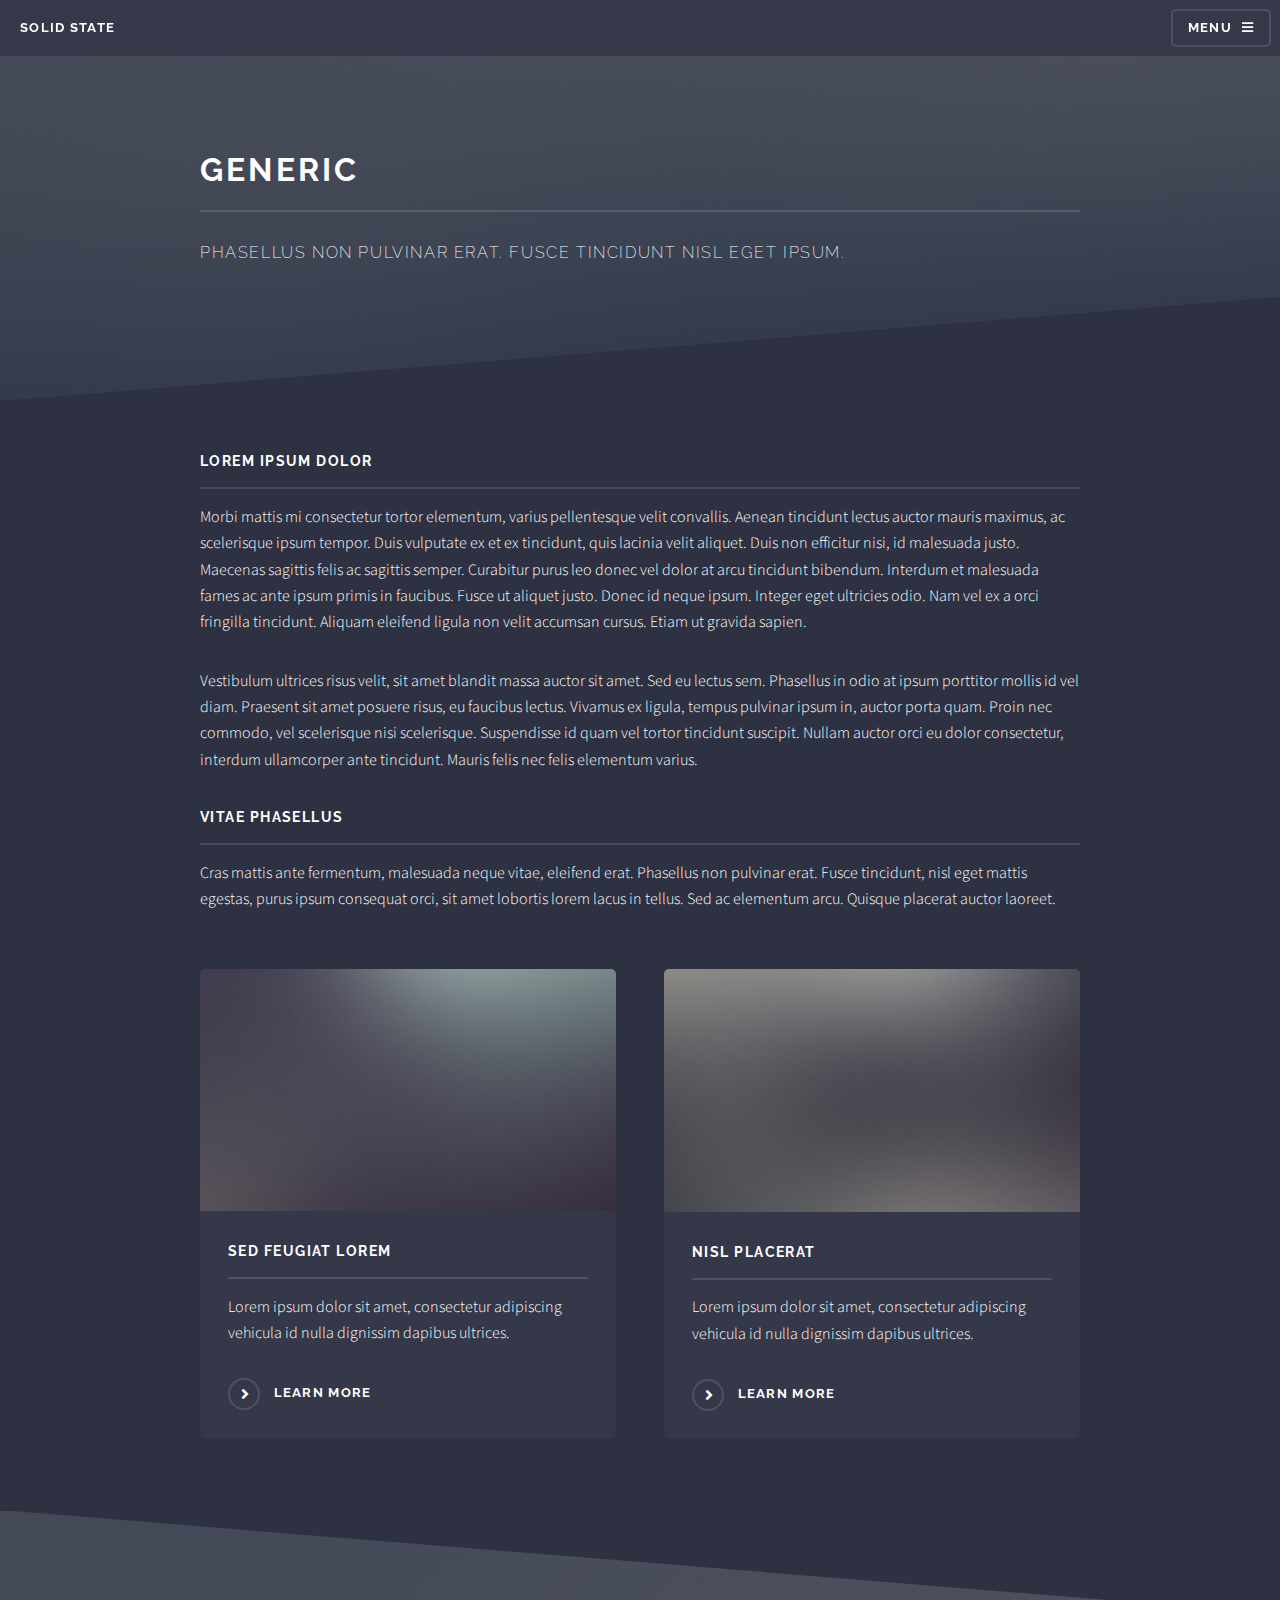
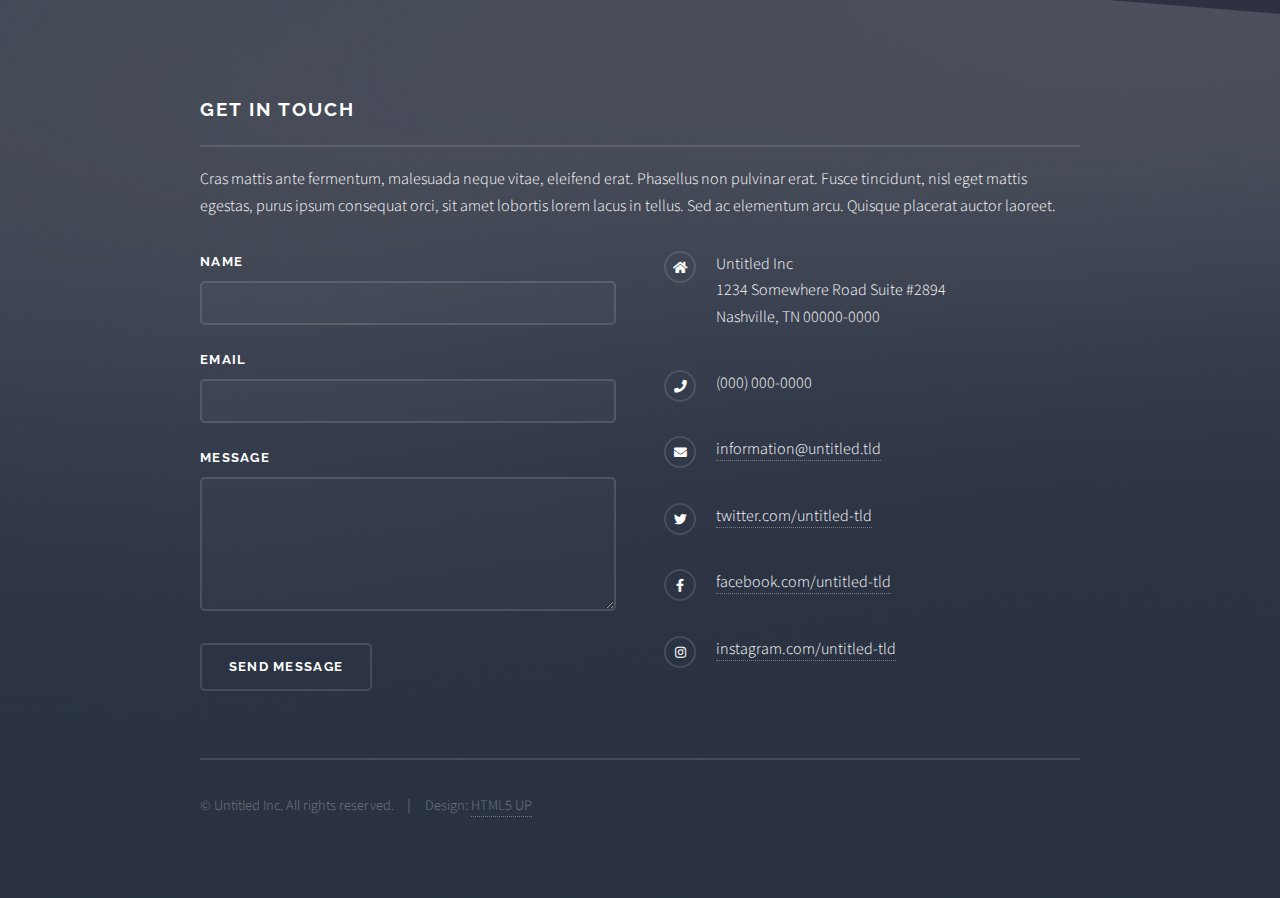
<file: generic.html>
<!DOCTYPE HTML>
<!--
	Solid State by HTML5 UP
	html5up.net | @ajlkn
	Free for personal and commercial use under the CCA 3.0 license (html5up.net/license)
-->
<html>
	<head>
		<title>Generic - Solid State by HTML5 UP</title>
		<meta charset="utf-8" />
		<meta name="viewport" content="width=device-width, initial-scale=1, user-scalable=no" />
		<link rel="stylesheet" href="assets/css/main.css" />
		<noscript><link rel="stylesheet" href="assets/css/noscript.css" /></noscript>
	</head>
	<body class="is-preload">

		<!-- Page Wrapper -->
			<div id="page-wrapper">

				<!-- Header -->
					<header id="header">
						<h1><a href="index.html">Solid State</a></h1>
						<nav>
							<a href="#menu">Menu</a>
						</nav>
					</header>

				<!-- Menu -->
					<nav id="menu">
						<div class="inner">
							<h2>Menu</h2>
							<ul class="links">
								<li><a href="index.html">Home</a></li>
								<li><a href="generic.html">Generic</a></li>
								<li><a href="elements.html">Elements</a></li>
								<li><a href="#">Log In</a></li>
								<li><a href="#">Sign Up</a></li>
							</ul>
							<a href="#" class="close">Close</a>
						</div>
					</nav>

				<!-- Wrapper -->
					<section id="wrapper">
						<header>
							<div class="inner">
								<h2>Generic</h2>
								<p>Phasellus non pulvinar erat. Fusce tincidunt nisl eget ipsum.</p>
							</div>
						</header>

						<!-- Content -->
							<div class="wrapper">
								<div class="inner">

									<h3 class="major">Lorem ipsum dolor</h3>
									<p>Morbi mattis mi consectetur tortor elementum, varius pellentesque velit convallis. Aenean tincidunt lectus auctor mauris maximus, ac scelerisque ipsum tempor. Duis vulputate ex et ex tincidunt, quis lacinia velit aliquet. Duis non efficitur nisi, id malesuada justo. Maecenas sagittis felis ac sagittis semper. Curabitur purus leo donec vel dolor at arcu tincidunt bibendum. Interdum et malesuada fames ac ante ipsum primis in faucibus. Fusce ut aliquet justo. Donec id neque ipsum. Integer eget ultricies odio. Nam vel ex a orci fringilla tincidunt. Aliquam eleifend ligula non velit accumsan cursus. Etiam ut gravida sapien.</p>

									<p>Vestibulum ultrices risus velit, sit amet blandit massa auctor sit amet. Sed eu lectus sem. Phasellus in odio at ipsum porttitor mollis id vel diam. Praesent sit amet posuere risus, eu faucibus lectus. Vivamus ex ligula, tempus pulvinar ipsum in, auctor porta quam. Proin nec commodo, vel scelerisque nisi scelerisque. Suspendisse id quam vel tortor tincidunt suscipit. Nullam auctor orci eu dolor consectetur, interdum ullamcorper ante tincidunt. Mauris felis nec felis elementum varius.</p>

									<h3 class="major">Vitae phasellus</h3>
									<p>Cras mattis ante fermentum, malesuada neque vitae, eleifend erat. Phasellus non pulvinar erat. Fusce tincidunt, nisl eget mattis egestas, purus ipsum consequat orci, sit amet lobortis lorem lacus in tellus. Sed ac elementum arcu. Quisque placerat auctor laoreet.</p>

									<section class="features">
										<article>
											<a href="#" class="image"><img src="images/pic04.jpg" alt="" /></a>
											<h3 class="major">Sed feugiat lorem</h3>
											<p>Lorem ipsum dolor sit amet, consectetur adipiscing vehicula id nulla dignissim dapibus ultrices.</p>
											<a href="#" class="special">Learn more</a>
										</article>
										<article>
											<a href="#" class="image"><img src="images/pic05.jpg" alt="" /></a>
											<h3 class="major">Nisl placerat</h3>
											<p>Lorem ipsum dolor sit amet, consectetur adipiscing vehicula id nulla dignissim dapibus ultrices.</p>
											<a href="#" class="special">Learn more</a>
										</article>
									</section>

								</div>
							</div>

					</section>

				<!-- Footer -->
					<section id="footer">
						<div class="inner">
							<h2 class="major">Get in touch</h2>
							<p>Cras mattis ante fermentum, malesuada neque vitae, eleifend erat. Phasellus non pulvinar erat. Fusce tincidunt, nisl eget mattis egestas, purus ipsum consequat orci, sit amet lobortis lorem lacus in tellus. Sed ac elementum arcu. Quisque placerat auctor laoreet.</p>
							<form method="post" action="#">
								<div class="fields">
									<div class="field">
										<label for="name">Name</label>
										<input type="text" name="name" id="name" />
									</div>
									<div class="field">
										<label for="email">Email</label>
										<input type="email" name="email" id="email" />
									</div>
									<div class="field">
										<label for="message">Message</label>
										<textarea name="message" id="message" rows="4"></textarea>
									</div>
								</div>
								<ul class="actions">
									<li><input type="submit" value="Send Message" /></li>
								</ul>
							</form>
							<ul class="contact">
								<li class="icon solid fa-home">
									Untitled Inc<br />
									1234 Somewhere Road Suite #2894<br />
									Nashville, TN 00000-0000
								</li>
								<li class="icon solid fa-phone">(000) 000-0000</li>
								<li class="icon solid fa-envelope"><a href="#">information@untitled.tld</a></li>
								<li class="icon brands fa-twitter"><a href="#">twitter.com/untitled-tld</a></li>
								<li class="icon brands fa-facebook-f"><a href="#">facebook.com/untitled-tld</a></li>
								<li class="icon brands fa-instagram"><a href="#">instagram.com/untitled-tld</a></li>
							</ul>
							<ul class="copyright">
								<li>&copy; Untitled Inc. All rights reserved.</li><li>Design: <a href="http://html5up.net">HTML5 UP</a></li>
							</ul>
						</div>
					</section>

			</div>

		<!-- Scripts -->
			<script src="assets/js/jquery.min.js"></script>
			<script src="assets/js/jquery.scrollex.min.js"></script>
			<script src="assets/js/browser.min.js"></script>
			<script src="assets/js/breakpoints.min.js"></script>
			<script src="assets/js/util.js"></script>
			<script src="assets/js/main.js"></script>

	</body>
</html>
</file>
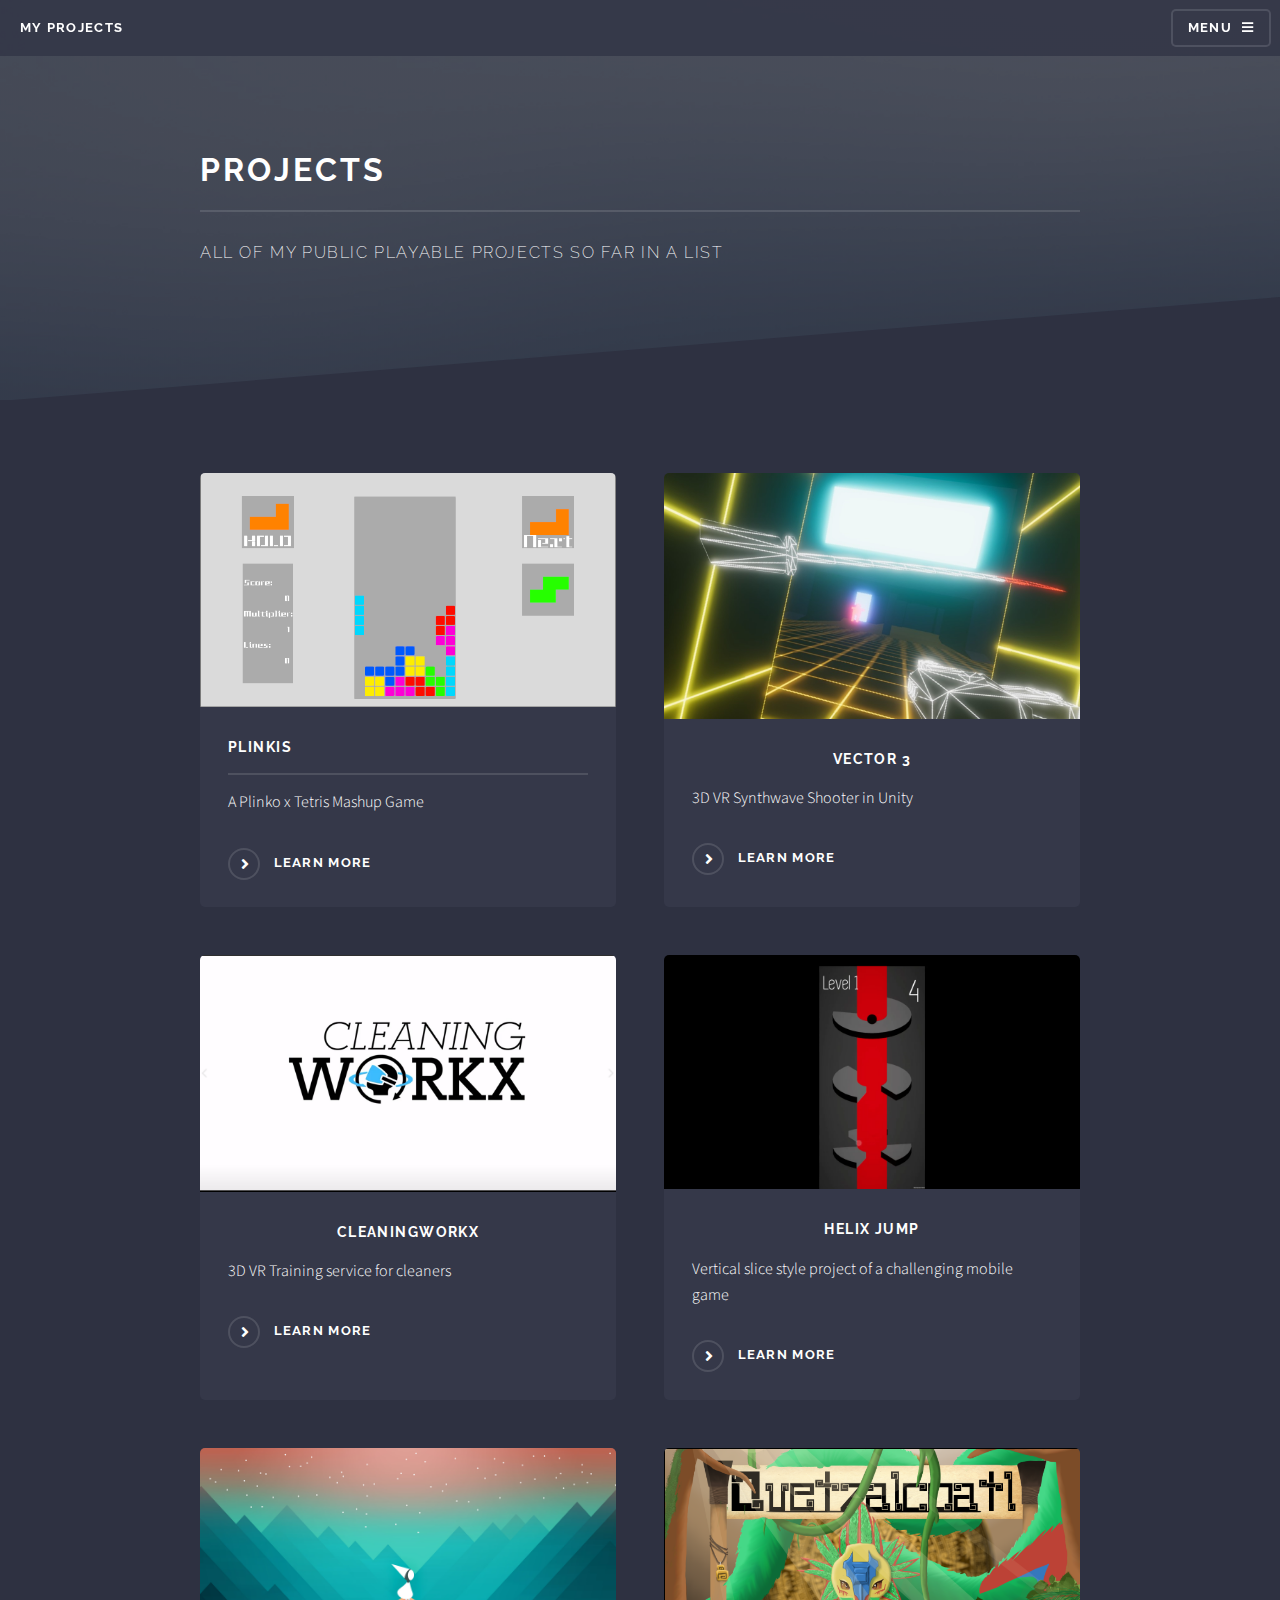
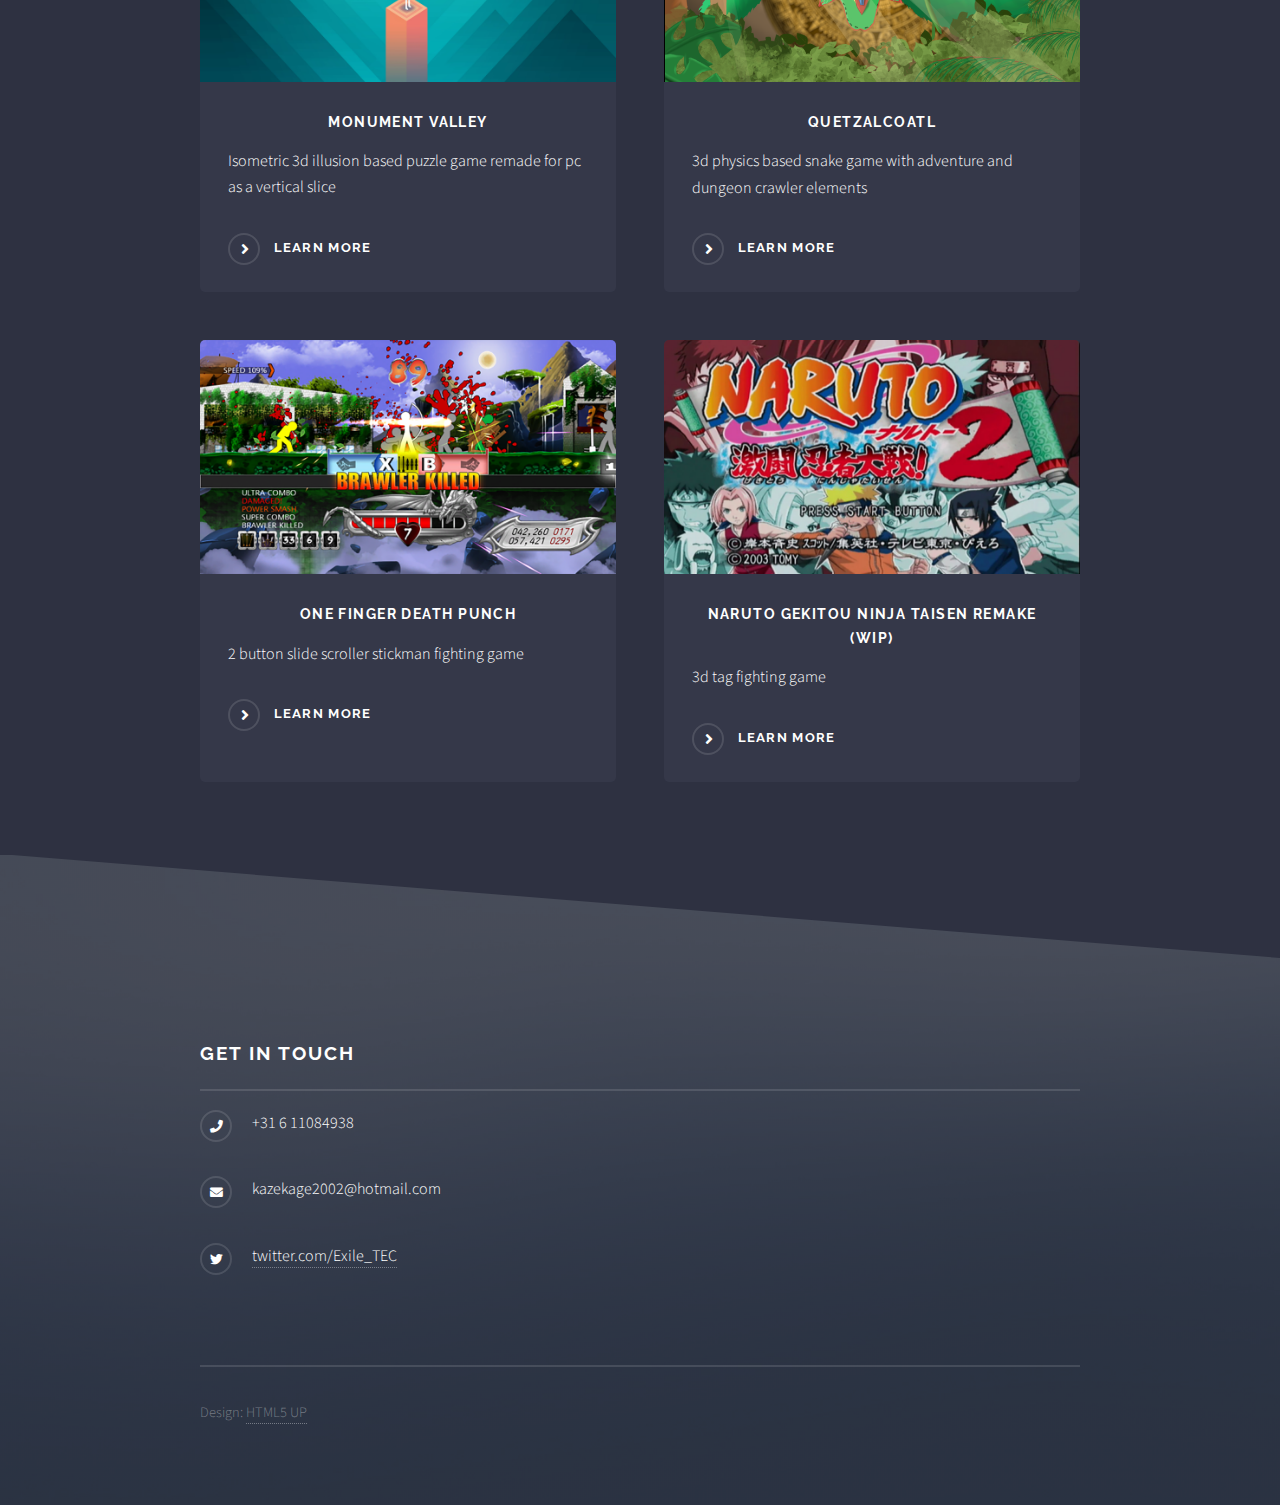
<file: Projects.html>
<!DOCTYPE HTML>
<!--
	Solid State by HTML5 UP
	html5up.net | @ajlkn
	Free for personal and commercial use under the CCA 3.0 license (html5up.net/license)
-->
<html>
	<head>
		<title>Projects</title>
		<meta charset="utf-8" />
		<meta name="viewport" content="width=device-width, initial-scale=1, user-scalable=no" />
		<link rel="stylesheet" href="assets/css/main.css" />
		<noscript><link rel="stylesheet" href="assets/css/noscript.css" /></noscript>
	</head>
	<body class="is-preload">

		<!-- Page Wrapper -->
			<div id="page-wrapper">

				<!-- Header -->
					<header id="header">
						<h1><a href="index.html">My Projects</a></h1>
						<nav>
							<a href="#menu">Menu</a>
						</nav>
					</header>

				<!-- Menu -->
					<nav id="menu">
						<div class="inner">
							<h2>Menu</h2>
							<ul class="links">
								<li><a href="index.html">Home</a></li>
								<li><a href="About me.html">About me and Contact</a></li>
								
							
							</ul>
							<a href="#" class="close">Close</a>
						</div>
					</nav>

				<!-- Wrapper -->
					<section id="wrapper">
						<header>
							<div class="inner">
								<h2>Projects</h2>
								<p>All of my public playable projects so far in a list</p>
								
							</div>
						</header>

						<!-- Content -->
							<div class="wrapper">
								<div class="inner">

									
									
									<section class="features">
										<article>
											<a href="Projects/Plinkis.html" class="image"><img src="images/Plinkis.PNG" alt="" /></a>
											<h3 class="major">Plinkis</h3>
											<p>A Plinko x Tetris Mashup Game</p>
											<a href="Projects/Plinkis.html" class="special">Learn more</a>
										</article>
										
										<article>
											<a href= "Projects/Vector 3.html"class="image"><img src="images/Vector1.png"class="Thumbnail" alt=""></a>
											<h3 style="text-align: center;">Vector 3</h3>
											<p>3D VR Synthwave Shooter in Unity</p>
											<a href="Projects/Vector 3.html" class="special">Learn more</a>
										</article>

										<article>
											<a href= "Projects/Cleaningworkx.html"class="image"><img src="images/Logo Cleaninworkx.png"class="Thumbnail" alt=""></a>
											<h3 style="text-align: center;">Cleaningworkx</h3>
											<p>3D VR Training service for cleaners</p>
											<a href="Projects/Cleaningworkx.html" class="special">Learn more</a>
										</article>

										<article>
											<a href= "Projects/Helix Jump.html"class="image"><img src="images/Helix Jump1.PNG"class="Thumbnail" alt=""></a>
											<h3 style="text-align: center;">Helix Jump</h3>
											<p>Vertical slice style project of a challenging mobile game</p>
											<a href="Projects/Helix Jump.html" class="special">Learn more</a>
										</article>
										<article>
											
											<a href= "Projects/Monument.html"class="image"><img src="images/pic06.png" class="Thumbnail"alt=""></a>
											<h3 style="text-align: center;">Monument Valley</h3>
											<p>Isometric 3d illusion based puzzle game remade for pc as a vertical slice</p>
											<a href="Projects/Monument.html" class="special">Learn more</a>
										</article>
										
										<article>
											<a href= "Projects/QuetzalCoatl.html"class="image"><img src="images/pic05.png"class="Thumbnail" alt=""></a>
											<h3 style="text-align: center;">QuetzalCoatl</h3>
											<p>3d physics based snake game with adventure and dungeon crawler elements</p>
											<a href="Projects/QuetzalCoatl.html" class="special">Learn more</a>
										</article>
										<article>
											<a href= "Projects/OFDP.html"class="image"><img src="images/pic07.png"class="Thumbnail" alt=""></a>
											<h3 style="text-align: center;">One Finger Death Punch</h3>
											<p>2 button slide scroller stickman fighting game</p>
											<a href="Projects/OFDP.html" class="special">Learn more</a>
										</article>
										
										<article>
											<a href= "Projects/Naruto.html"class="image"><img src="images/pic09.png"class="Thumbnail" alt=""></a>
											<h3 style="text-align: center;">Naruto Gekitou Ninja Taisen Remake (WIP)</h3>
											<p>3d tag fighting game</p>
											<a href="Projects/Naruto.html" class="special">Learn more</a>
										</article>
									</section>

								</div>
							</div>

					</section>

				<!-- Footer -->
					<section id="footer">
						<div class="inner">
							<h2 class="major">Get in touch</h2>
							
							
							<ul class="contact">
								
								<li class="icon solid fa-phone">+31 6 11084938</li>
								<li class="icon solid fa-envelope">kazekage2002@hotmail.com</li>
								<li class="icon brands fa-twitter"><a target="_blank"href="https://twitter.com/Exile_TEC">twitter.com/Exile_TEC</a></li>
								
							</ul>
							<ul class="copyright">
							<li>Design: <a href="http://html5up.net">HTML5 UP</a></li>
							</ul>
						</div>
					</section>

			</div>

		<!-- Scripts -->
			<script src="assets/js/jquery.min.js"></script>
			<script src="assets/js/jquery.scrollex.min.js"></script>
			<script src="assets/js/browser.min.js"></script>
			<script src="assets/js/breakpoints.min.js"></script>
			<script src="assets/js/util.js"></script>
			<script src="assets/js/main.js"></script>

	</body>
</html>
</file>
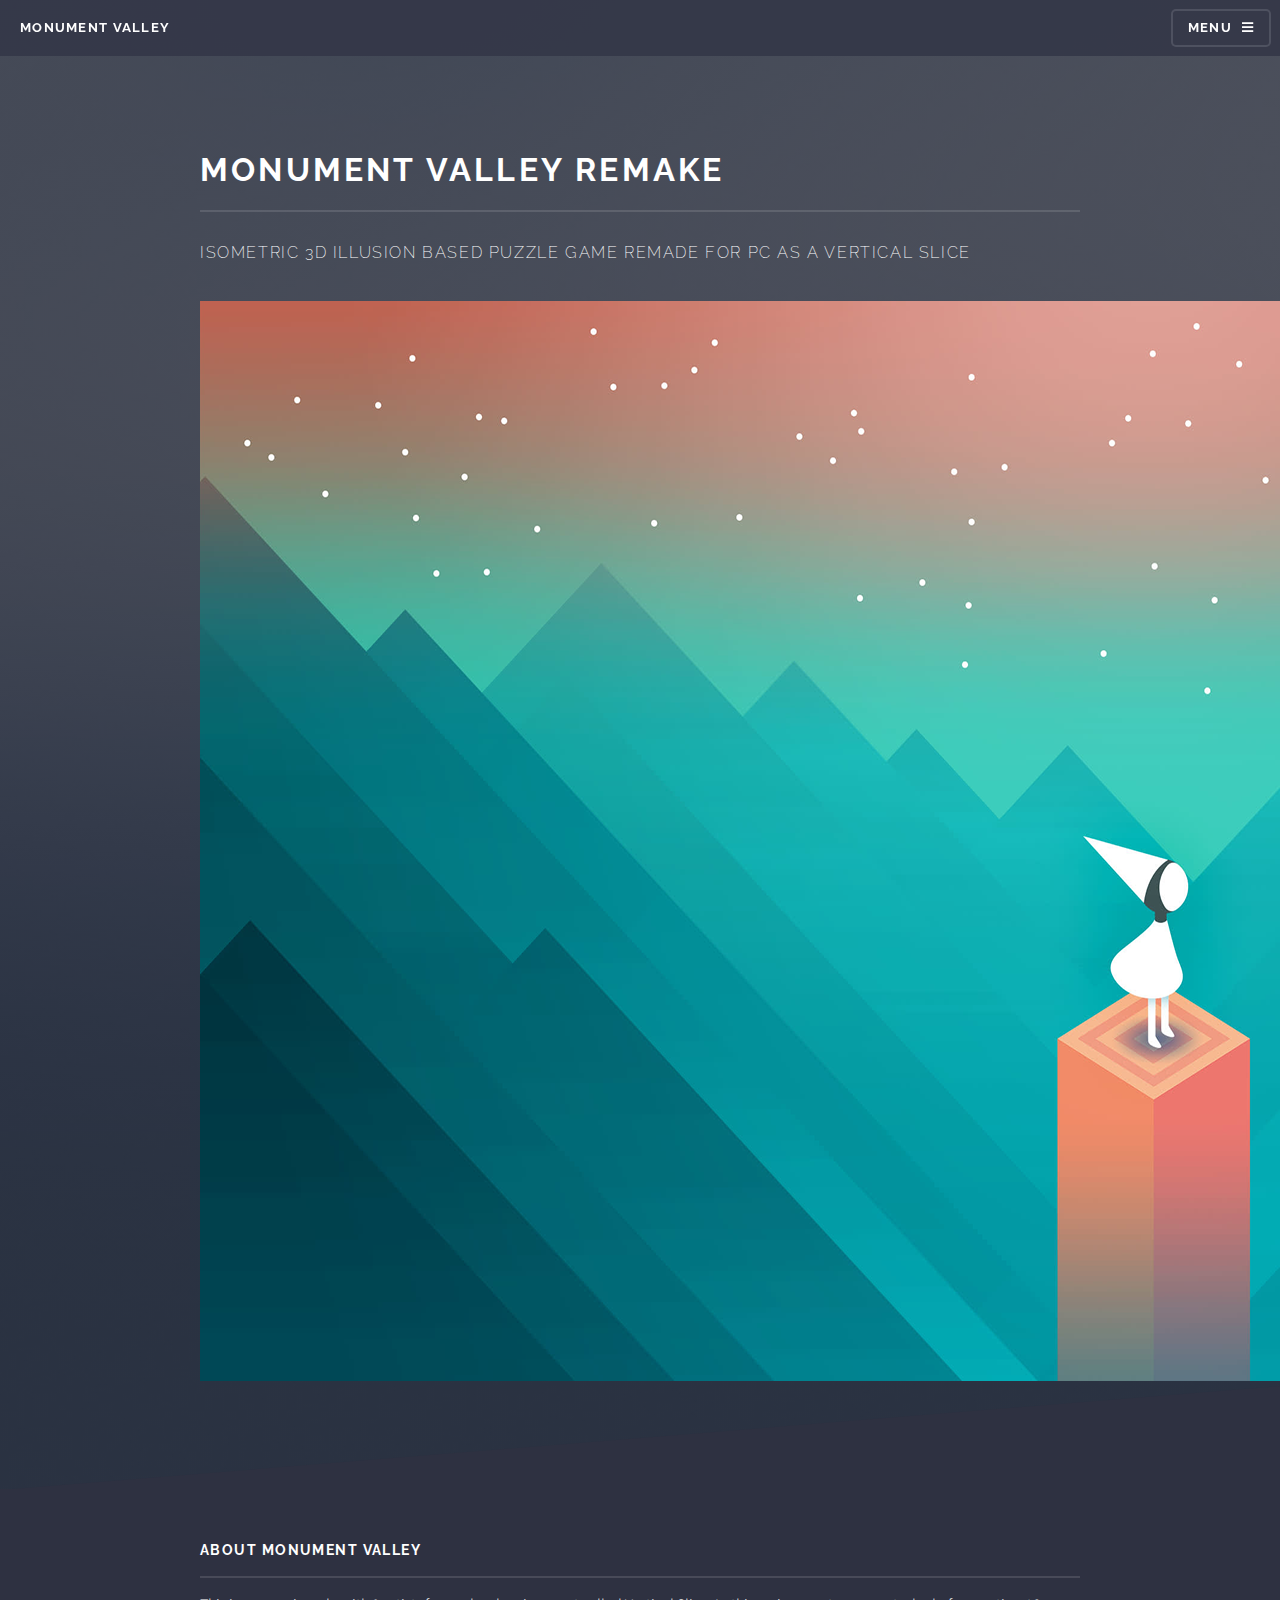
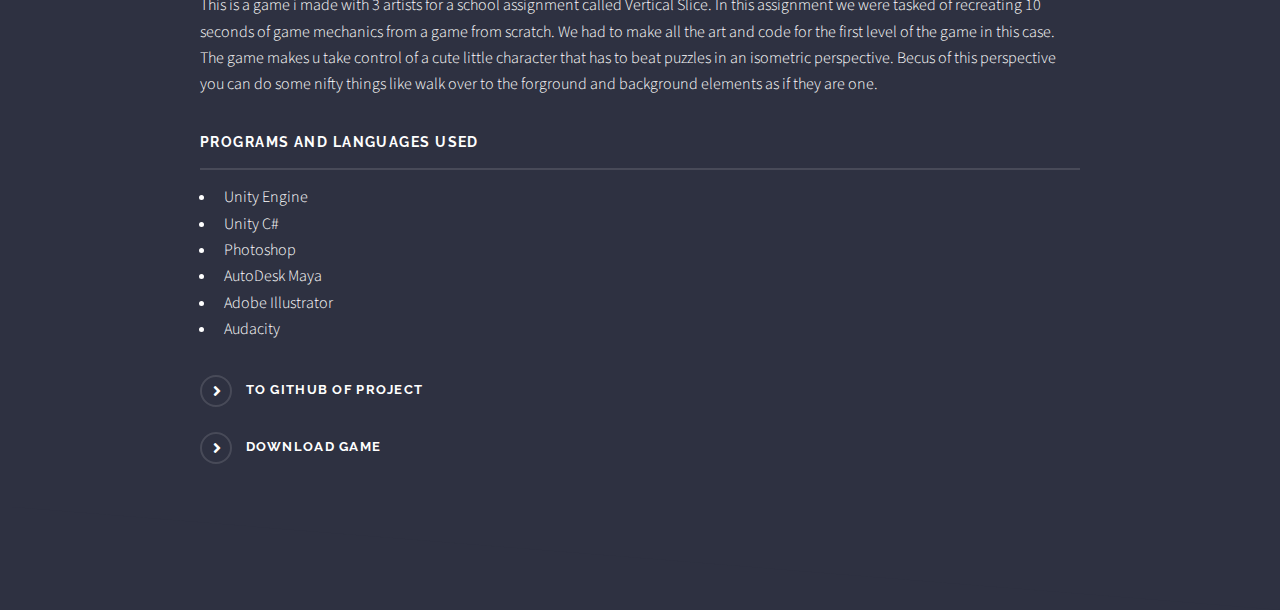
<file: Projects/Monument.html>
<!DOCTYPE HTML>
<!--
	Solid State by HTML5 UP
	html5up.net | @ajlkn
	Free for personal and commercial use under the CCA 3.0 license (html5up.net/license)
-->
<html>
	<head>
		<title>Armandos portfolio</title>
		<meta charset="utf-8" />
		<meta name="viewport" content="width=device-width, initial-scale=1, user-scalable=no" />
		<link rel="stylesheet" href="../assets/css/main.css" />
		<noscript><link rel="stylesheet" href="../assets/css/noscript.css" /></noscript>
	</head>
	<body class="is-preload">

		<!-- Page Wrapper -->
			<div id="page-wrapper">

				<!-- Header -->
					<header id="header">
						<h1><a href="index.html">Monument Valley</a></h1>
						<nav>
							<a href="#menu">Menu</a>
						</nav>
					</header>

				<!-- Menu -->
					<nav id="menu">
						<div class="inner">
							<h2>Menu</h2>
							<ul class="links">
								<li><a href="../index.html">Home</a></li>
								<li><a href="../About me.html">About Me</a></li>
								<li><a href="../Projects.html">Projects</a></li>
							</ul>
							<a href="#" class="close">Close</a>
						</div>
					</nav>

				<!-- Wrapper -->
					<section id="wrapper">
						<header>
							<div class="inner">
								<h2>Monument Valley Remake</h2>
								<p>isometric 3d illusion based puzzle game remade for pc as a vertical slice</p>
								<article>
									<img class="Project"src="../images/pic06.png" alt="" /></a>
								</article>
							</div>
						</header>

						<!-- Content -->
							<div class="wrapper">
								<div class="inner">

									<h3 class="major">About Monument Valley</h3>
									<p>This is a game i made with 3 artists for a school assignment called Vertical Slice. In this assignment we were tasked of recreating 10 seconds of game mechanics from a game from scratch. We had to make all the art and code for the first level of the game in this case. The game makes u take control of a cute little character that has to beat puzzles in an isometric perspective. Becus of this perspective you can do some nifty things like walk over to the forground and background elements as if they are one.</p>

									

									<h3 class="major">Programs and languages used</h3>
									<ul>
										<li>Unity Engine</li>
										<li>Unity C#</li>
										<li>Photoshop</li>
										<li>AutoDesk Maya</li>
										<li>Adobe Illustrator</li>
										<li>Audacity</li>
									</ul>

									<a class="special" href="https://github.com/TheExiledCat/VS1" target="_blank">To Github Of Project</a>
									<a class="special" href="https://github.com/TheExiledCat/VS1" target="_blank">Download Game</a>
								</div>
							</div>

					</section>

				<!-- Footer -->
					
			</div>

		<!-- Scripts -->
			<script src="../assets/js/jquery.min.js"></script>
			<script src="../assets/js/jquery.scrollex.min.js"></script>
			<script src="../assets/js/browser.min.js"></script>
			<script src="../assets/js/breakpoints.min.js"></script>
			<script src="../assets/js/util.js"></script>
			<script src="../assets/js/main.js"></script>

	</body>
</html>
</file>
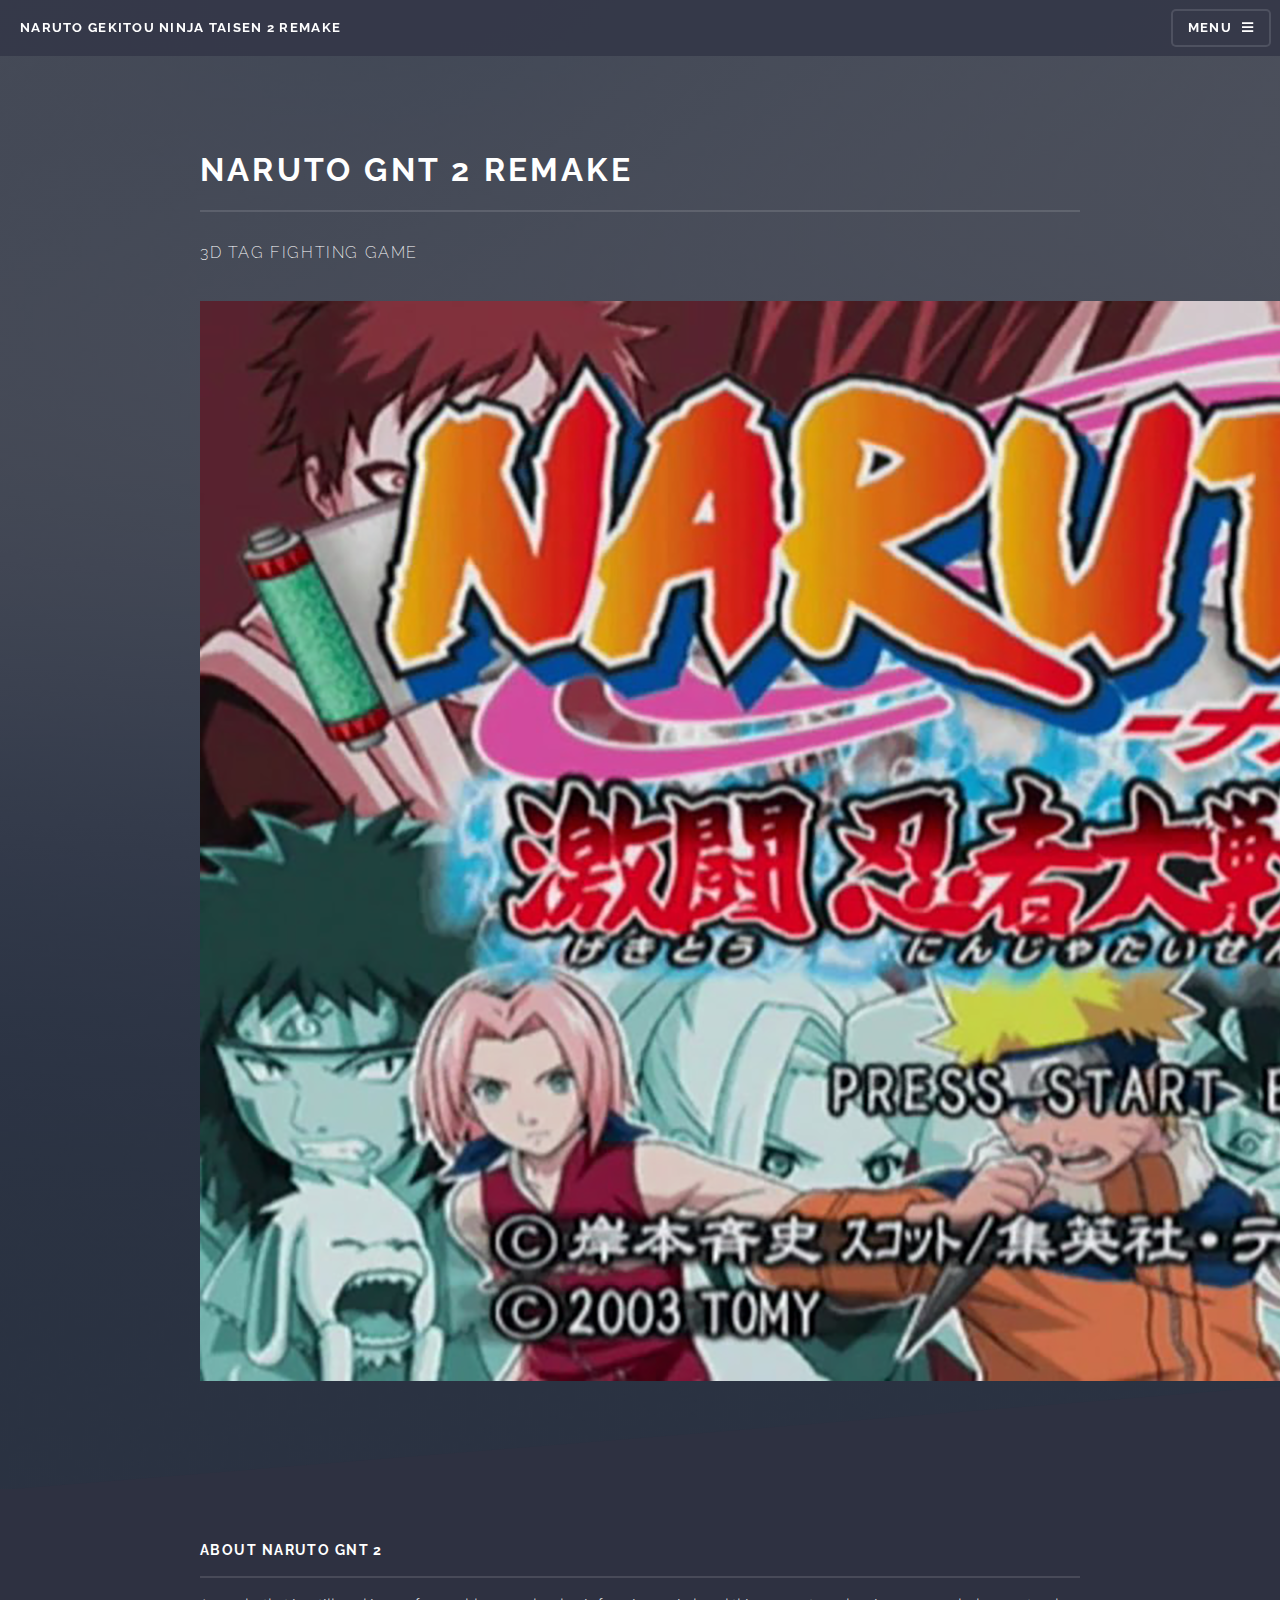
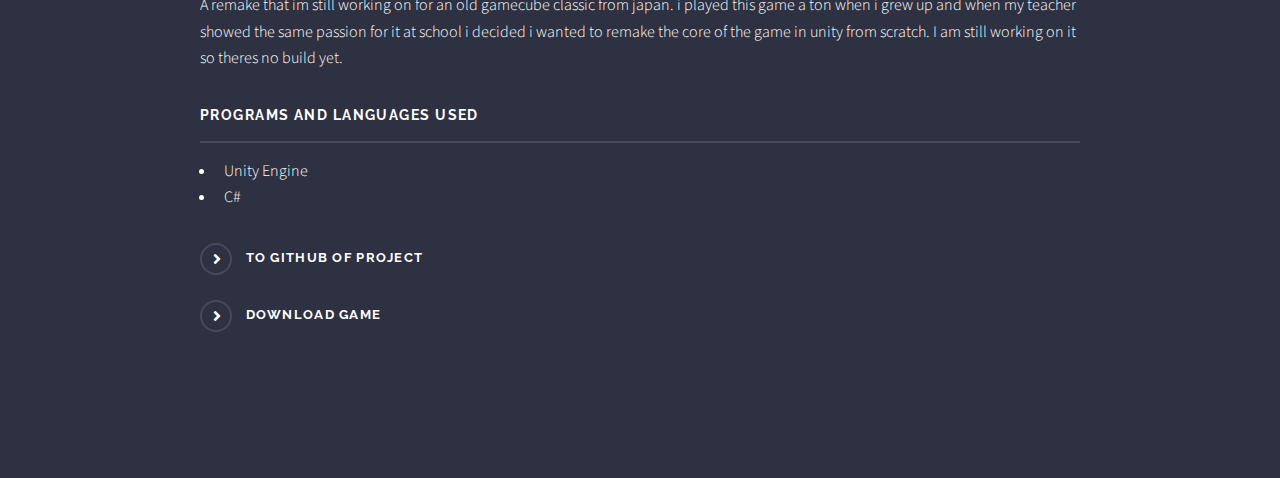
<file: Projects/Naruto.html>
<!DOCTYPE HTML>
<!--
	Solid State by HTML5 UP
	html5up.net | @ajlkn
	Free for personal and commercial use under the CCA 3.0 license (html5up.net/license)
-->
<html>
	<head>
		<title>Armandos portfolio</title>
		<meta charset="utf-8" />
		<meta name="viewport" content="width=device-width, initial-scale=1, user-scalable=no" />
		<link rel="stylesheet" href="../assets/css/main.css" />
		<noscript><link rel="stylesheet" href="../assets/css/noscript.css" /></noscript>
	</head>
	<body class="is-preload">

		<!-- Page Wrapper -->
			<div id="page-wrapper">

				<!-- Header -->
					<header id="header">
						<h1><a href="../index.html">Naruto gekitou ninja taisen 2 remake</a></h1>
						<nav>
							<a href="#menu">Menu</a>
						</nav>
					</header>

				<!-- Menu -->
					<nav id="menu">
						<div class="inner">
							<h2>Menu</h2>
							<ul class="links">
								<li><a href="../index.html">Home</a></li>
								<li><a href="../About me.html">About Me</a></li>
								<li><a href="../Projects.html">Projects</a></li>
							</ul>
							<a href="#" class="close">Close</a>
						</div>
					</nav>

				<!-- Wrapper -->
					<section id="wrapper">
						<header>
							<div class="inner">
								<h2>Naruto GNT 2 remake</h2>
								<p>3d tag fighting game</p>
								<article>
									<img class="Project"src="../images/pic09.png" alt="" /></a>
								</article>
							</div>
						</header>

						<!-- Content -->
							<div class="wrapper">
								<div class="inner">

									<h3 class="major">About Naruto gnt 2</h3>
									<p>A remake that im still working on for an old gamecube classic from japan. i played this game a ton when i grew up and when my teacher showed the same passion for it at school i decided i wanted to remake the core of the game in unity from scratch. I am still working on it so theres no build yet.</p>

									

									<h3 class="major">Programs and languages used</h3>
									<ul>
										<li>Unity Engine</li>
										<li>C#</li>
										
									</ul>

									<a class="special" href="https://github.com/TheExiledCat/Naruto-Clash-Successor" target="_blank">To Github Of Project</a>
									<a class="special" href="GithubLinkHere" target="_blank">Download Game</a>
								</div>
							</div>

					</section>

				<!-- Footer -->
					
			</div>

		<!-- Scripts -->
			<script src="../assets/js/jquery.min.js"></script>
			<script src="../assets/js/jquery.scrollex.min.js"></script>
			<script src="../assets/js/browser.min.js"></script>
			<script src="../assets/js/breakpoints.min.js"></script>
			<script src="../assets/js/util.js"></script>
			<script src="../assets/js/main.js"></script>

	</body>
</html>
</file>
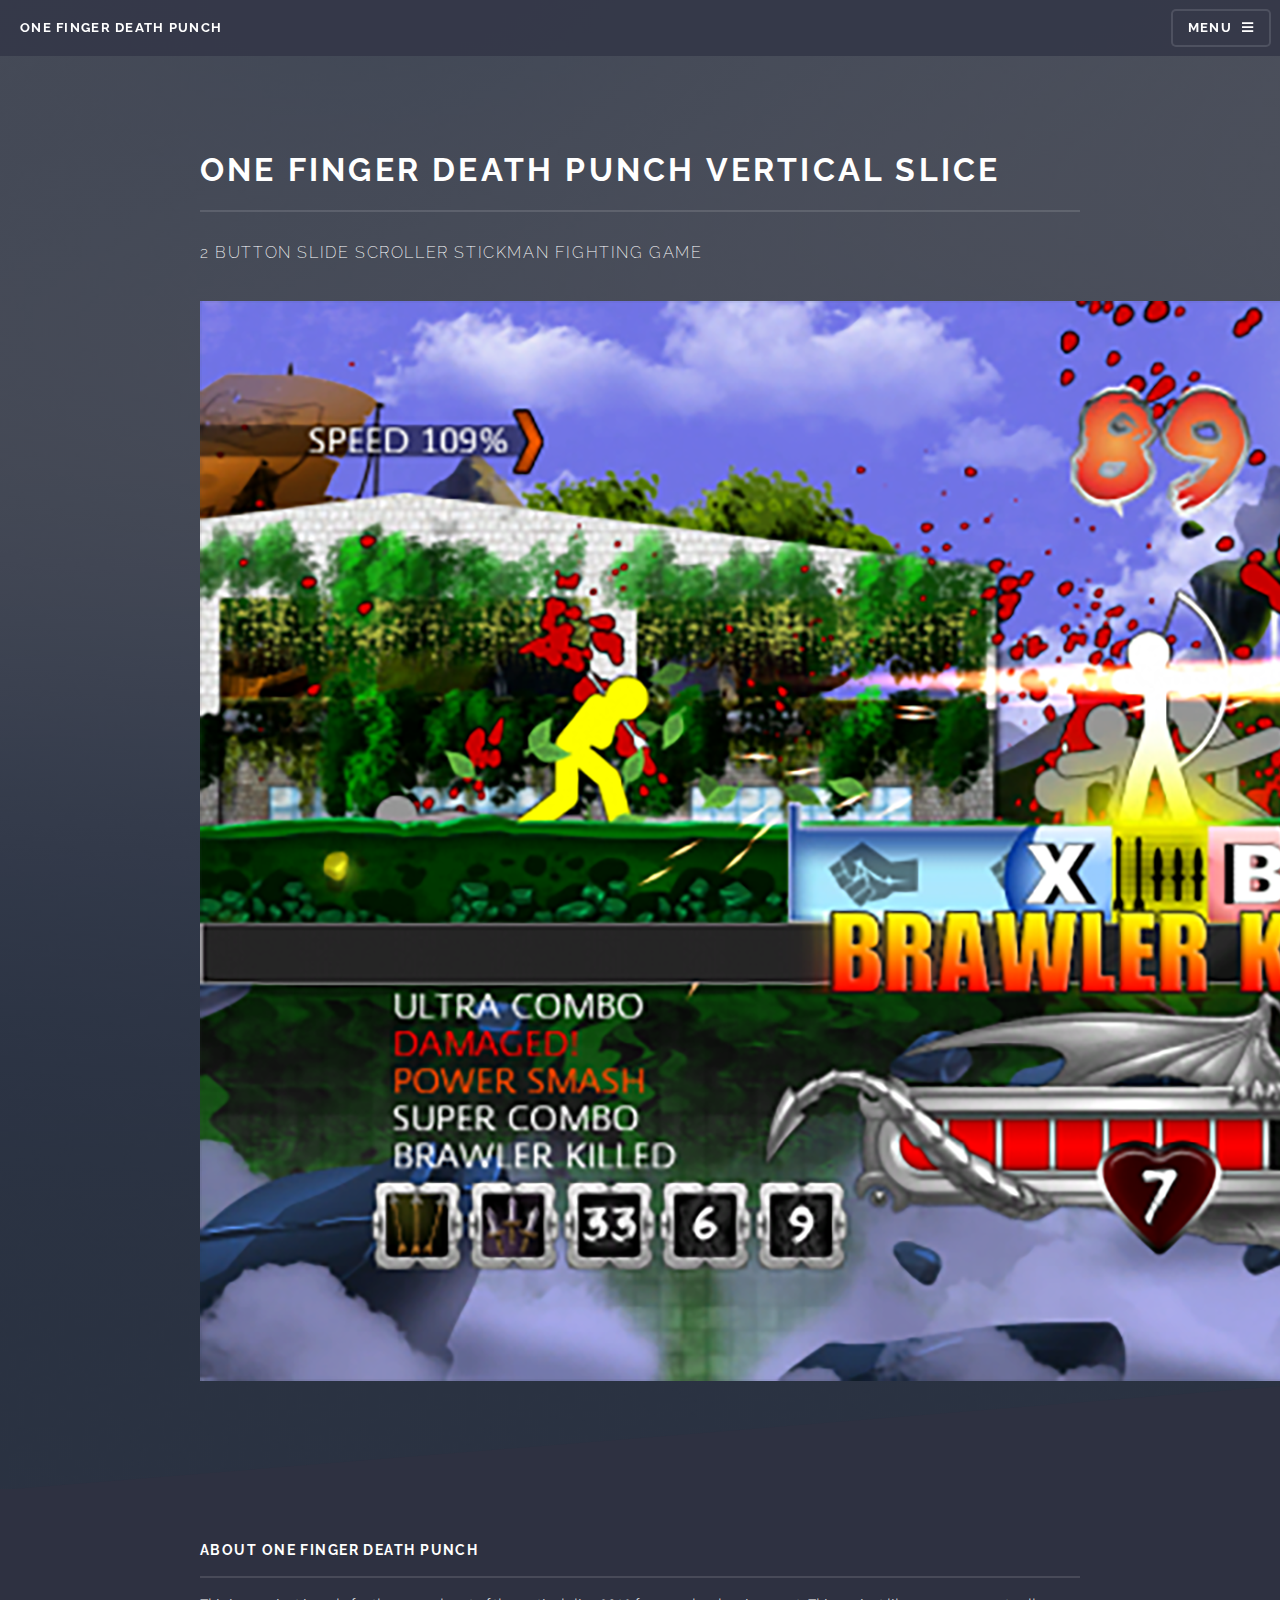
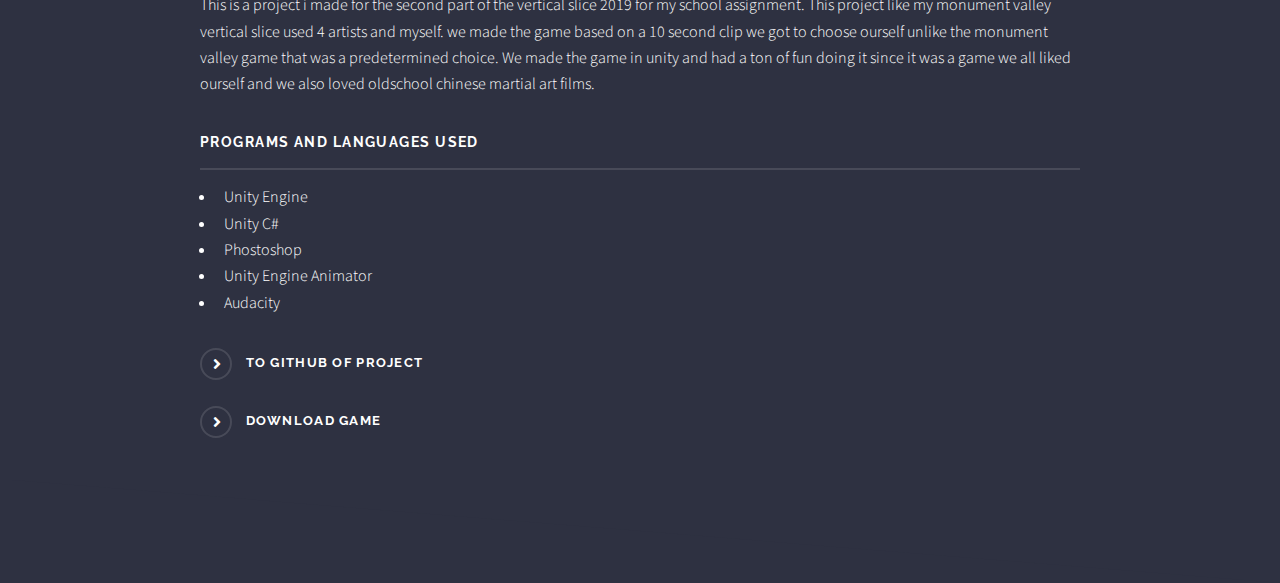
<file: Projects/OFDP.html>
<!DOCTYPE HTML>
<!--
	Solid State by HTML5 UP
	html5up.net | @ajlkn
	Free for personal and commercial use under the CCA 3.0 license (html5up.net/license)
-->
<html>
	<head>
		<title>Armandos portfolio</title>
		<meta charset="utf-8" />
		<meta name="viewport" content="width=device-width, initial-scale=1, user-scalable=no" />
		<link rel="stylesheet" href="../assets/css/main.css" />
		<noscript><link rel="stylesheet" href="../assets/css/noscript.css" /></noscript>
	</head>
	<body class="is-preload">

		<!-- Page Wrapper -->
			<div id="page-wrapper">

				<!-- Header -->
					<header id="header">
						<h1><a href="index.html">One finger death punch</a></h1>
						<nav>
							<a href="#menu">Menu</a>
						</nav>
					</header>

				<!-- Menu -->
					<nav id="menu">
						<div class="inner">
							<h2>Menu</h2>
							<ul class="links">
								<li><a href="../index.html">Home</a></li>
								<li><a href="../About me.html">About Me</a></li>
								<li><a href="../Projects.html">Projects</a></li>
							</ul>
							<a href="#" class="close">Close</a>
						</div>
					</nav>

				<!-- Wrapper -->
					<section id="wrapper">
						<header>
							<div class="inner">
								<h2>One finger death punch vertical slice</h2>
								<p>2 button slide scroller stickman fighting game</p>
								<article>
									<img class="Project"src="../images/pic07.png" alt="" /></a>
								</article>
							</div>
						</header>

						<!-- Content -->
							<div class="wrapper">
								<div class="inner">

									<h3 class="major">About One finger death punch</h3>
									<p>This is a project i made for the second part of the vertical slice 2019 for my school assignment. This project like my monument valley vertical slice used 4 artists and myself. we made the game based on a 10 second clip we got to choose ourself unlike the monument valley game that was a predetermined choice. We made the game in unity and had a ton of fun doing it since it was a game we all liked ourself and we also loved oldschool chinese martial art films. </p>

									

									<h3 class="major">Programs and languages used</h3>
									<ul>
										<li>Unity Engine</li>
										<li>Unity C#</li>
										<li>Phostoshop</li>
										<li>Unity Engine Animator</li>
										<li>Audacity</li>
									</ul>

									<a class="special" href="https://github.com/TheExiledCat/VS2" target="_blank">To Github Of Project</a>
									<a class="special" href="https://github.com/TheExiledCat/VS2" target="_blank">Download Game</a>
								</div>
							</div>

					</section>

				<!-- Footer -->
					
			</div>

		<!-- Scripts -->
			<script src="../assets/js/jquery.min.js"></script>
			<script src="../assets/js/jquery.scrollex.min.js"></script>
			<script src="../assets/js/browser.min.js"></script>
			<script src="../assets/js/breakpoints.min.js"></script>
			<script src="../assets/js/util.js"></script>
			<script src="../assets/js/main.js"></script>

	</body>
</html>
</file>
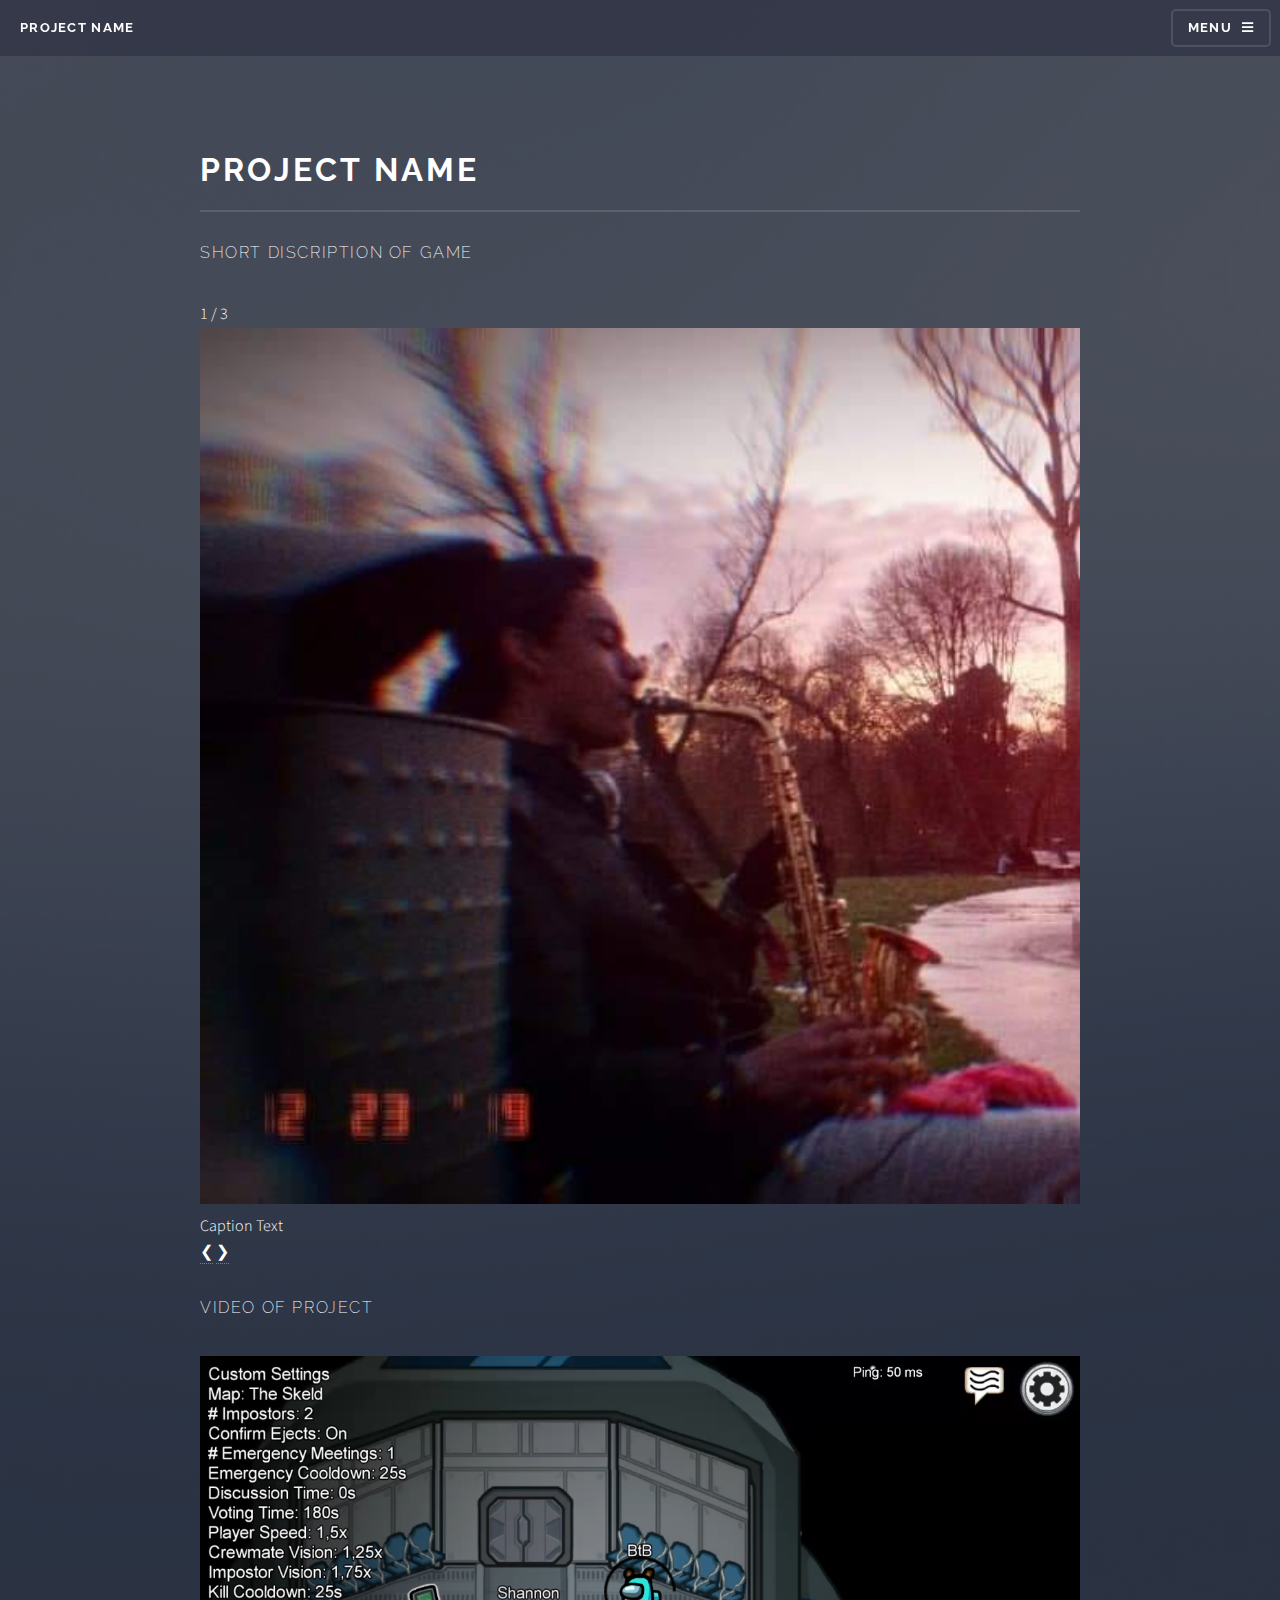
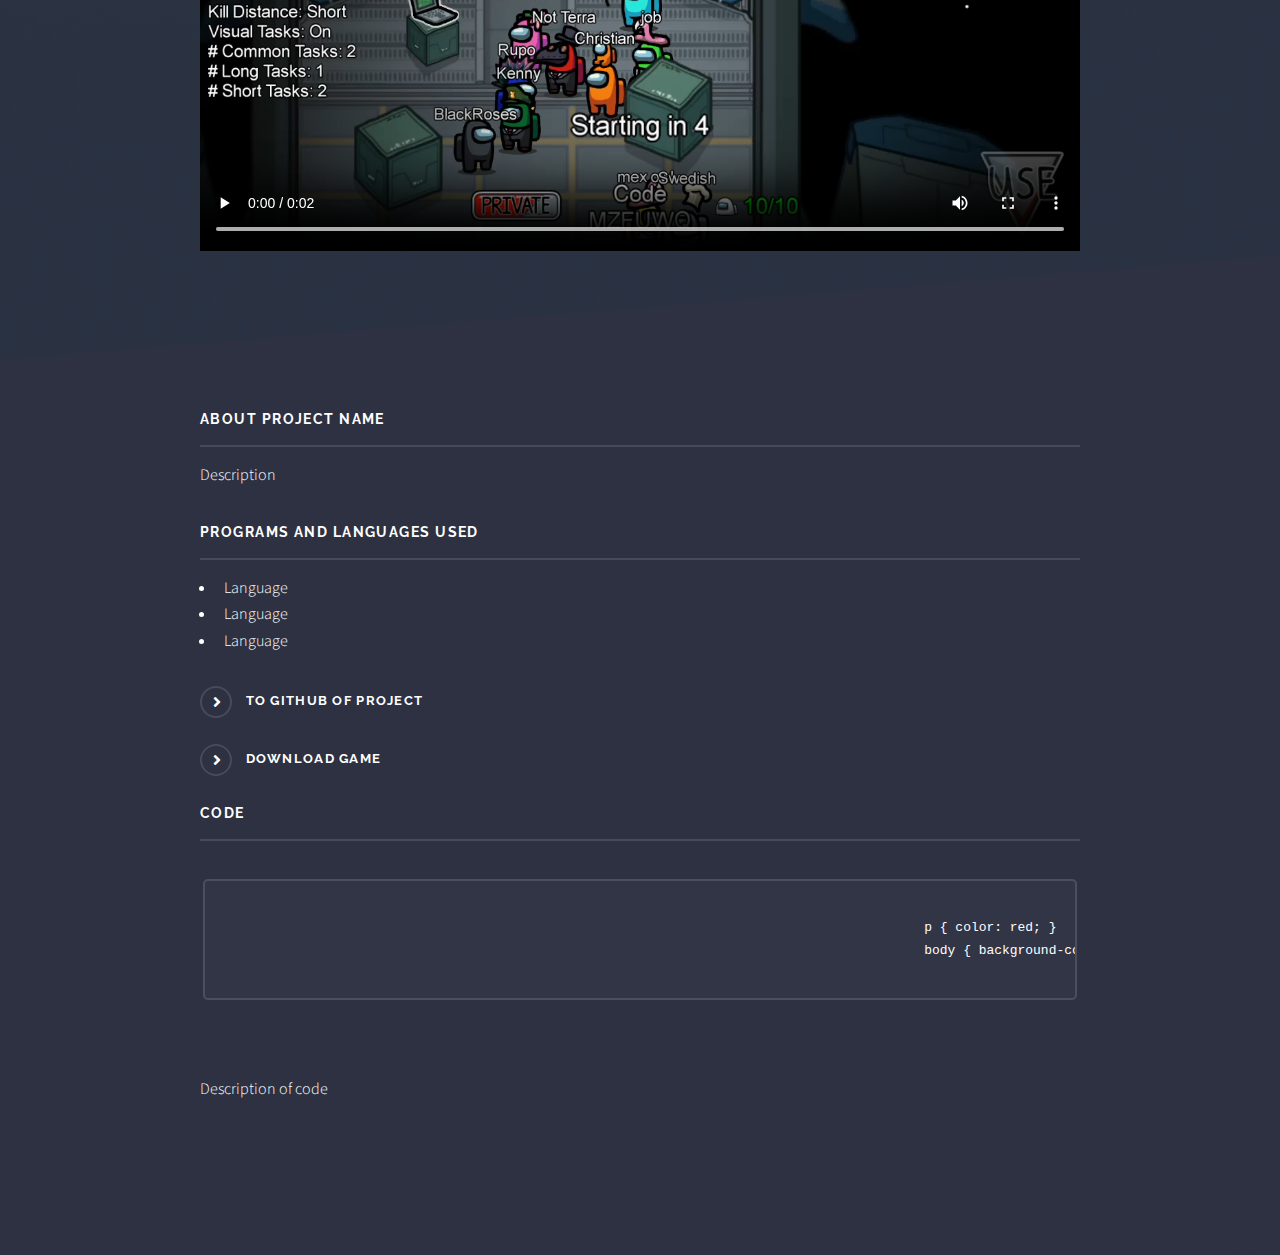
<file: Projects/Project.html>
<!DOCTYPE HTML>
<!--
	Solid State by HTML5 UP
	html5up.net | @ajlkn
	Free for personal and commercial use under the CCA 3.0 license (html5up.net/license)
-->
<html>
	<head>
		<title>Armandos portfolio</title>
		<meta charset="utf-8" />
		<meta name="viewport" content="width=device-width, initial-scale=1, user-scalable=no" />
		<link rel="stylesheet" href="../assets/css/main.css" />
		<noscript><link rel="stylesheet" href="../assets/css/noscript.css" /></noscript>
	</head>
	<body class="is-preload">

		<!-- Page Wrapper -->
			<div id="page-wrapper">

				<!-- Header -->
					<header id="header">
						<h1><a href="../index.html">Project name</a></h1>
						<nav>
							<a href="#menu">Menu</a>
						</nav>
					</header>

				<!-- Menu -->
					<nav id="menu">
						<div class="inner">
							<h2>Menu</h2>
							<ul class="links">
								<li><a href="../index.html">Home</a></li>
								<li><a href="../About me.html">About Me</a></li>
								<li><a href="../Projects.html">Projects</a></li>
							</ul>
							<a href="#" class="close">Close</a>
						</div>
					</nav>

				<!-- Wrapper -->
					<section id="wrapper">
						<header>
							<div class="inner">
								<h2>Project Name</h2>
								<p>Short discription of game</p>
								<article>
									<div class="slideshow-container">

										<!-- Full-width images with number and caption text -->
										<div class="mySlides fade">
										  <div class="numbertext">1 / 3</div>
										  <img src="../images/pic01.png" style="width:100%">
										  <div class="text">Caption Text</div>
										</div>
									  
										<div class="mySlides fade">
										  <div class="numbertext">2 / 3</div>
										  <img src="../images/pic02.png" style="width:100%">
										  <div class="text">Caption Two</div>
										</div>
									  
										<div class="mySlides fade">
										  <div class="numbertext">3 / 3</div>
										  <img src="../images/pic03.png" style="width:100%">
										  <div class="text">Caption Three</div>
										</div>
									  
										<!-- Next and previous buttons -->
										<a class="prev" onclick="plusSlides(-1)">&#10094;</a>
										<a class="next" onclick="plusSlides(1)">&#10095;</a>
									  </div>
									  <br>
									  
									  <!-- The dots/circles -->
									  <div style="text-align:center">
										<span class="dot" onclick="currentSlide(1)"></span>
										<span class="dot" onclick="currentSlide(2)"></span>
										<span class="dot" onclick="currentSlide(3)"></span>
									  </div>
								</article>
								<p>Video of Project</p>
								<article>
									<video style="width:100%" src="../videos/2020-10-04 21-44-01.mp4" controls></video>
								</article>
								
							</div>
						</header>

						<!-- Content -->
							<div class="wrapper">
								<div class="inner">
									
									<h3 class="major">About Project Name</h3>
									<p>Description</p>

									<h3 class="major">Programs and languages used</h3>
									<ul>
										<li>Language</li>
										<li>Language</li>
										<li>Language</li>
									</ul>
									
									
									<a class="special" href="GithubLinkHere" target="_blank">To Github Of Project</a>
									<a class="special" href="GithubLinkHere" target="_blank">Download Game</a>
									<h3 class="major">Code</h3>
									<article>
										<pre>
											<code>
											  p { color: red; }
											  body { background-color: #eee; }
											</code>
										</pre>
										  <p>Description of code</p>
									</article>
									
									
								</div>
							</div>

					</section>

				<!-- Footer -->
					
			</div>

		<!-- Scripts -->
			<script src="../assets/js/jquery.min.js"></script>
			<script src="../assets/js/jquery.scrollex.min.js"></script>
			<script src="../assets/js/browser.min.js"></script>
			<script src="../assets/js/breakpoints.min.js"></script>
			<script src="../assets/js/util.js"></script>
			<script src="../assets/js/main.js"></script>
			<script src="../assets/js/Project.js"></script>

	</body>
</html>
</file>
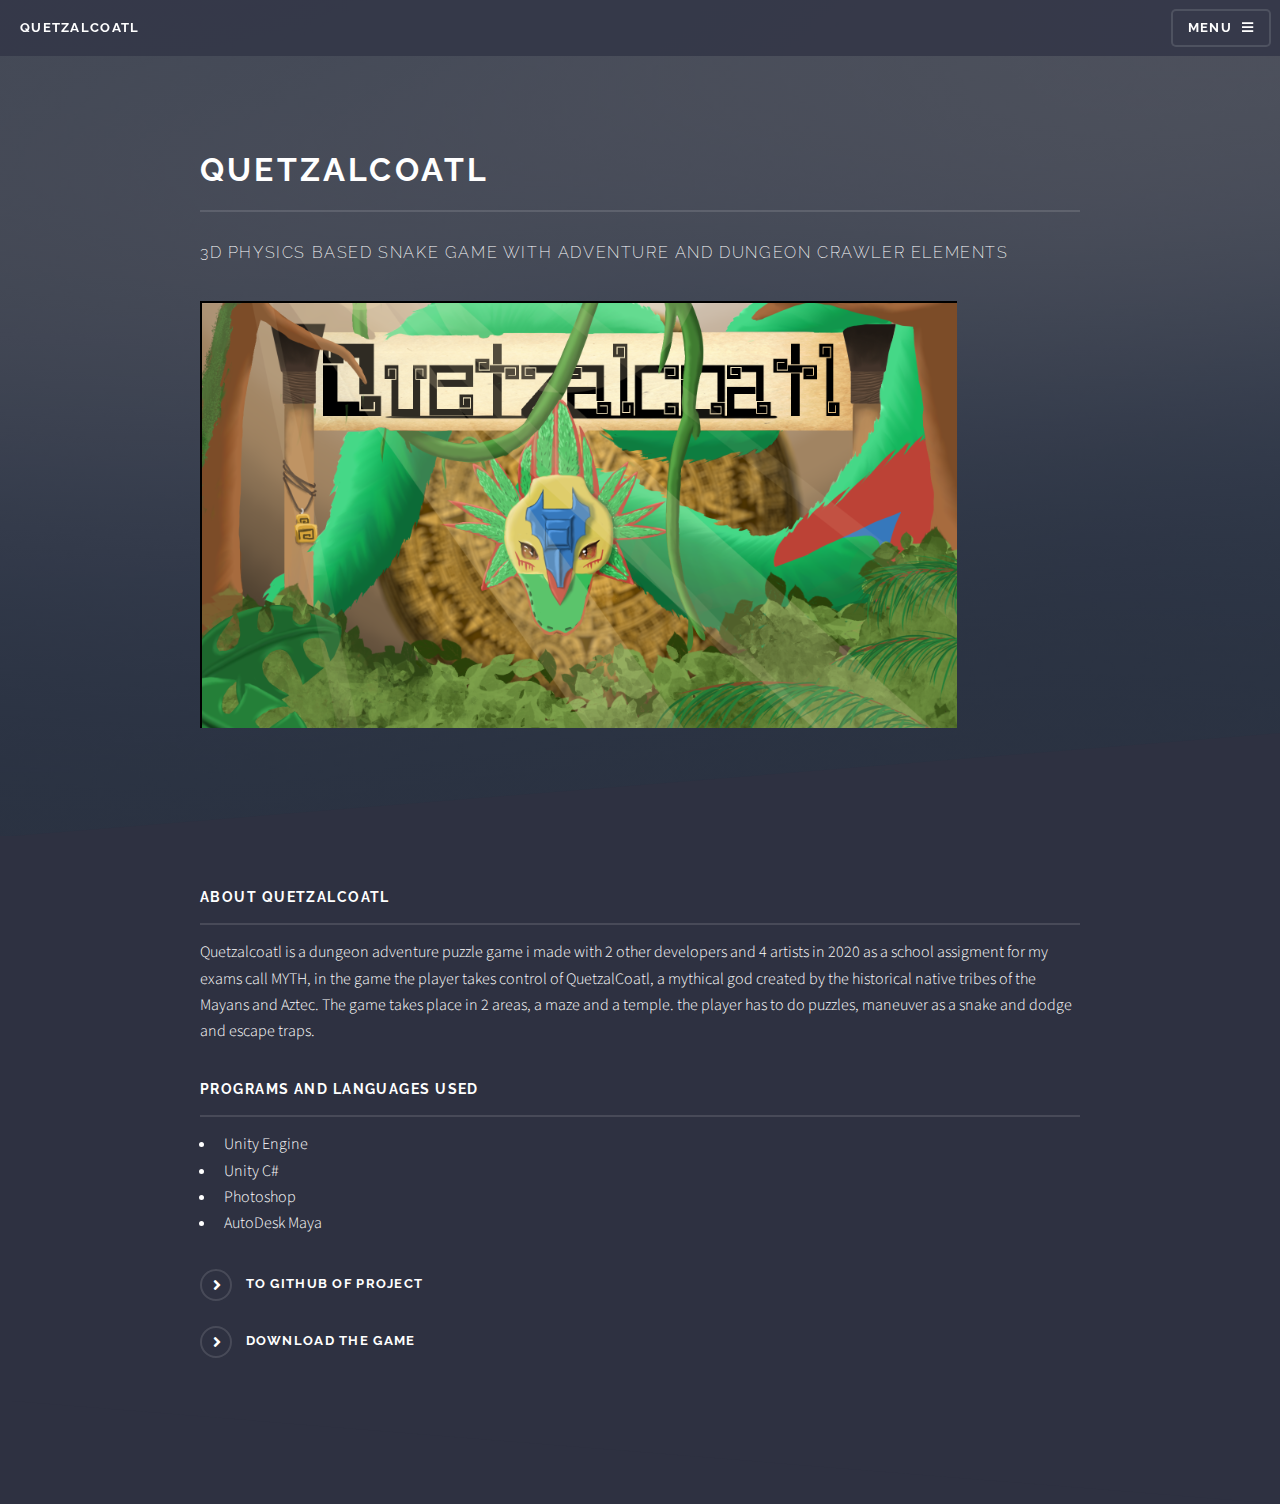
<file: Projects/QuetzalCoatl.html>
<!DOCTYPE HTML>
<!--
	Solid State by HTML5 UP
	html5up.net | @ajlkn
	Free for personal and commercial use under the CCA 3.0 license (html5up.net/license)
-->
<html>
	<head>
		<title>Armandos portfolio</title>
		<meta charset="utf-8" />
		<meta name="viewport" content="width=device-width, initial-scale=1, user-scalable=no" />
		<link rel="stylesheet" href="../assets/css/main.css" />
		<noscript><link rel="stylesheet" href="../assets/css/noscript.css" /></noscript>
	</head>
	<body class="is-preload">

		<!-- Page Wrapper -->
			<div id="page-wrapper">

				<!-- Header -->
					<header id="header">
					<h1><a href="../index.html">QuetzalCoatl</a></h1>
						<nav>
							<a href="#menu">Menu</a>
						</nav>
					</header>

				<!-- Menu -->
					<nav id="menu">
						<div class="inner">
							<h2>Menu</h2>
							<ul class="links">
								<li><a href="../index.html">Home</a></li>
								<li><a href="../About me.html">About Me</a></li>
								<li><a href="../Projects.html">Projects</a></li>
							</ul>
							<a href="#" class="close">Close</a>
						</div>
					</nav>

				<!-- Wrapper -->
					<section id="wrapper">
						<header>
							<div class="inner">
								<h2>QuetzalCoatl</h2>
								<p>3d physics based snake game with adventure and dungeon crawler elements</p>
								<article>
									<img class="Project"src="../images/pic05.png" alt="" /></a>
								</article>
							</div>
						</header>

						<!-- Content -->
							<div class="wrapper">
								<div class="inner">

									<h3 class="major">About QuetzalCoatl</h3>
									<p>Quetzalcoatl is a dungeon adventure puzzle game i made with 2 other developers and 4 artists in 2020 as a school assigment for my exams call MYTH, in the game the player takes control of QuetzalCoatl, a mythical god created by the historical native tribes of the Mayans and Aztec. The game takes place in 2 areas, a maze and a temple. the player has to do puzzles, maneuver as a snake and dodge and escape traps.</p>

									

									<h3 class="major">Programs and languages used</h3>
									<ul>
										<li>Unity Engine</li>
										<li>Unity C#</li>
										<li>Photoshop</li>
										<li>AutoDesk Maya</li>
									</ul>

									<a class="special" href="https://github.com/TheExiledCat/MYTHE" target="_blank">To Github Of Project</a>
									<a class="special" href="http://www.mediafire.com/file/ox0op05l8bh8sq0/Build_3.rar/file" target="_blank">Download the game</a>

								</div>
							</div>

					</section>

				<!-- Footer -->
					
			</div>

		<!-- Scripts -->
			<script src="../assets/js/jquery.min.js"></script>
			<script src="../assets/js/jquery.scrollex.min.js"></script>
			<script src="../assets/js/browser.min.js"></script>
			<script src="../assets/js/breakpoints.min.js"></script>
			<script src="../assets/js/util.js"></script>
			<script src="../assets/js/main.js"></script>

	</body>
</html>
</file>
<file: assets/css/noscript.css>
/*
	Solid State by HTML5 UP
	html5up.net | @ajlkn
	Free for personal and commercial use under the CCA 3.0 license (html5up.net/license)
*/

/* Banner */

	body.is-preload #banner .logo {
		-moz-transform: none;
		-webkit-transform: none;
		-ms-transform: none;
		transform: none;
		opacity: 1;
	}

	body.is-preload #banner h2 {
		opacity: 1;
		-moz-transform: none;
		-webkit-transform: none;
		-ms-transform: none;
		transform: none;
		-moz-filter: none;
		-webkit-filter: none;
		-ms-filter: none;
		filter: none;
	}

	body.is-preload #banner p {
		opacity: 01;
		-moz-transform: none;
		-webkit-transform: none;
		-ms-transform: none;
		transform: none;
		-moz-filter: none;
		-webkit-filter: none;
		-ms-filter: none;
		filter: none;
	}
</file>
<file: assets/css/main.css>
@import url(fontawesome-all.min.css);
@import url("https://fonts.googleapis.com/css?family=Raleway:200,700|Source+Sans+Pro:300,600,300italic,600italic");

/*
	Solid State by HTML5 UP
	html5up.net | @ajlkn
	Free for personal and commercial use under the CCA 3.0 license (html5up.net/license)
*/

html, body, div, span, applet, object,
iframe, h1, h2, h3, h4, h5, h6, p, blockquote,
pre, a, abbr, acronym, address, big, cite,
code, del, dfn, em, img, ins, kbd, q, s, samp,
small, strike, strong, sub, sup, tt, var, b,
u, i, center, dl, dt, dd, ol, ul, li, fieldset,
form, label, legend, table, caption, tbody,
tfoot, thead, tr, th, td, article, aside,
canvas, details, embed, figure, figcaption,
footer, header, hgroup, menu, nav, output, ruby,
section, summary, time, mark, audio, video {
	margin: 0;
	padding: 0;
	border: 0;
	font-size: 100%;
	font: inherit;
	vertical-align: baseline;}

article, aside, details, figcaption, figure,
footer, header, hgroup, menu, nav, section {
	display: block;}

body {
	line-height: 1;
}

ol, ul {
	list-style: none;
}

blockquote, q {
	quotes: none;
}

	blockquote:before, blockquote:after, q:before, q:after {
		content: '';
		content: none;
	}

table {
	border-collapse: collapse;
	border-spacing: 0;
}

body {
	-webkit-text-size-adjust: none;
}

mark {
	background-color: transparent;
	color: inherit;
}

input::-moz-focus-inner {
	border: 0;
	padding: 0;
}

input, select, textarea {
	-moz-appearance: none;
	-webkit-appearance: none;
	-ms-appearance: none;
	appearance: none;
}

/* Basic */

	@-ms-viewport {
		width: device-width;
	}

	body {
		-ms-overflow-style: scrollbar;
	}

	@media screen and (max-width: 480px) {

		html, body {
			min-width: 320px;
		}

	}

	html {
		box-sizing: border-box;
	}

	*, *:before, *:after {
		box-sizing: inherit;
	}

	body {
		background-color: #2e3141;
		background-image: linear-gradient(to top, rgba(46, 49, 65, 0.8), rgba(46, 49, 65, 0.8)), url("../../images/bg.jpg");
		background-size: auto, cover;
		background-attachment: fixed, fixed;
		background-position: center, center;
	}

		body.is-preload *, body.is-preload *:before, body.is-preload *:after {
			-moz-animation: none !important;
			-webkit-animation: none !important;
			-ms-animation: none !important;
			animation: none !important;
			-moz-transition: none !important;
			-webkit-transition: none !important;
			-ms-transition: none !important;
			transition: none !important;
		}

/* Type */

	body, input, select, textarea {
		color: #ffffff;
		font-family: "Source Sans Pro", Helvetica, sans-serif;
		font-size: 16.5pt;
		font-weight: 300;
		line-height: 1.65;
	}

		@media screen and (max-width: 1680px) {

			body, input, select, textarea {
				font-size: 13pt;
			}

		}

		@media screen and (max-width: 1280px) {

			body, input, select, textarea {
				font-size: 12pt;
			}

		}

		@media screen and (max-width: 980px) {

			body, input, select, textarea {
				font-size: 12pt;
			}

		}

		@media screen and (max-width: 736px) {

			body, input, select, textarea {
				font-size: 12pt;
			}

		}

		@media screen and (max-width: 480px) {

			body, input, select, textarea {
				font-size: 12pt;
			}

		}

	a {
		-moz-transition: color 0.2s ease-in-out, border-bottom-color 0.2s ease-in-out;
		-webkit-transition: color 0.2s ease-in-out, border-bottom-color 0.2s ease-in-out;
		-ms-transition: color 0.2s ease-in-out, border-bottom-color 0.2s ease-in-out;
		transition: color 0.2s ease-in-out, border-bottom-color 0.2s ease-in-out;
		border-bottom: dotted 1px rgba(255, 255, 255, 0.35);
		color: #ffffff;
		text-decoration: none;
	}

		a:hover {
			border-bottom-color: transparent;
			color: #ffffff !important;
		}

		a.special:not(.button) {
			text-decoration: none;
			border-bottom: 0;
			display: block;
			font-family: Raleway, Helvetica, sans-serif;
			font-size: 0.8em;
			font-weight: 700;
			letter-spacing: 0.1em;
			margin: 0 0 2em 0;
			text-transform: uppercase;
		}

			a.special:not(.button):before {
				-moz-osx-font-smoothing: grayscale;
				-webkit-font-smoothing: antialiased;
				display: inline-block;
				font-style: normal;
				font-variant: normal;
				text-rendering: auto;
				line-height: 1;
				text-transform: none !important;
				font-family: 'Font Awesome 5 Free';
				font-weight: 900;
			}

			a.special:not(.button):before {
				-moz-transition: background-color 0.2s ease-in-out;
				-webkit-transition: background-color 0.2s ease-in-out;
				-ms-transition: background-color 0.2s ease-in-out;
				transition: background-color 0.2s ease-in-out;
				border-radius: 100%;
				border: solid 2px rgba(255, 255, 255, 0.125);
				content: '\f105';
				display: inline-block;
				font-size: 1.25em;
				height: 2em;
				line-height: 1.75em;
				margin-right: 0.85em;
				text-align: center;
				text-indent: 0.15em;
				vertical-align: middle;
				width: 2em;
			}

			a.special:not(.button):hover:before {
				background-color: rgba(255, 255, 255, 0.025);
			}

			a.special:not(.button):active:before {
				background-color: rgba(255, 255, 255, 0.075);
			}

	strong, b {
		color: #ffffff;
		font-weight: 600;
	}

	em, i {
		font-style: italic;
	}

	p {
		margin: 0 0 2em 0;
	}

	h1, h2, h3, h4, h5, h6 {
		color: #ffffff;
		font-family: Raleway, Helvetica, sans-serif;
		font-weight: 700;
		letter-spacing: 0.1em;
		margin: 0 0 1em 0;
		text-transform: uppercase;
	}

		h1 a, h2 a, h3 a, h4 a, h5 a, h6 a {
			color: inherit;
			text-decoration: none;
			border-bottom: 0;
		}

		h1 span, h2 span, h3 span, h4 span, h5 span, h6 span {
			font-weight: 200;
		}

		h1.major, h2.major, h3.major, h4.major, h5.major, h6.major {
			padding-bottom: 1em;
			border-bottom: solid 2px rgba(255, 255, 255, 0.125);
		}

	h2 {
		font-size: 1.2em;
	}

	h3 {
		font-size: 0.9em;
	}

	h4 {
		font-size: 0.7em;
	}

	h5 {
		font-size: 0.7em;
	}

	h6 {
		font-size: 0.7em;
	}

	@media screen and (max-width: 736px) {

		h2 {
			font-size: 1em;
		}

		h3 {
			font-size: 0.8em;
		}

	}

	sub {
		font-size: 0.8em;
		position: relative;
		top: 0.5em;
	}

	sup {
		font-size: 0.8em;
		position: relative;
		top: -0.5em;
	}

	blockquote {
		border-left: solid 4px rgba(255, 255, 255, 0.125);
		font-style: italic;
		margin: 0 0 2em 0;
		padding: 0.5em 0 0.5em 2em;
	}

	code {
		background: rgba(255, 255, 255, 0.025);
		border-radius: 5px;
		border: solid 2px rgba(255, 255, 255, 0.125);
		font-family: "Courier New", monospace;
		font-size: 0.9em;
		margin: 0 0.25em;
		padding: 0.25em 0.65em;
	}

	pre {
		-webkit-overflow-scrolling: touch;
		font-family: "Courier New", monospace;
		font-size: 0.9em;
		margin: 0 0 2em 0;
	}

		pre code {
			display: block;
			line-height: 1.75em;
			padding: 1em 1.5em;
			overflow-x: auto;
		}

	hr {
		border: 0;
		border-bottom: solid 2px rgba(255, 255, 255, 0.125);
		margin: 2.5em 0;
	}

		hr.major {
			margin: 4em 0;
		}

	.align-left {
		text-align: left;
	}

	.align-center {
		text-align: center;
	}

	.align-right {
		text-align: right;
	}

/* Row */

	.row {
		display: flex;
		flex-wrap: wrap;
		box-sizing: border-box;
		align-items: stretch;
	}

		.row > * {
			box-sizing: border-box;
		}

		.row.gtr-uniform > * > :last-child {
			margin-bottom: 0;
		}

		.row.aln-left {
			justify-content: flex-start;
		}

		.row.aln-center {
			justify-content: center;
		}

		.row.aln-right {
			justify-content: flex-end;
		}

		.row.aln-top {
			align-items: flex-start;
		}

		.row.aln-middle {
			align-items: center;
		}

		.row.aln-bottom {
			align-items: flex-end;
		}

		.row > .imp {
			order: -1;
		}

		.row > .col-1 {
			width: 8.33333%;
		}

		.row > .off-1 {
			margin-left: 8.33333%;
		}

		.row > .col-2 {
			width: 16.66667%;
		}

		.row > .off-2 {
			margin-left: 16.66667%;
		}

		.row > .col-3 {
			width: 25%;
		}

		.row > .off-3 {
			margin-left: 25%;
		}

		.row > .col-4 {
			width: 33.33333%;
		}

		.row > .off-4 {
			margin-left: 33.33333%;
		}

		.row > .col-5 {
			width: 41.66667%;
		}

		.row > .off-5 {
			margin-left: 41.66667%;
		}

		.row > .col-6 {
			width: 50%;
		}

		.row > .off-6 {
			margin-left: 50%;
		}

		.row > .col-7 {
			width: 58.33333%;
		}

		.row > .off-7 {
			margin-left: 58.33333%;
		}

		.row > .col-8 {
			width: 66.66667%;
		}

		.row > .off-8 {
			margin-left: 66.66667%;
		}

		.row > .col-9 {
			width: 75%;
		}

		.row > .off-9 {
			margin-left: 75%;
		}

		.row > .col-10 {
			width: 83.33333%;
		}

		.row > .off-10 {
			margin-left: 83.33333%;
		}

		.row > .col-11 {
			width: 91.66667%;
		}

		.row > .off-11 {
			margin-left: 91.66667%;
		}

		.row > .col-12 {
			width: 100%;
		}

		.row > .off-12 {
			margin-left: 100%;
		}

		.row.gtr-0 {
			margin-top: 0;
			margin-left: 0em;
		}

			.row.gtr-0 > * {
				padding: 0 0 0 0em;
			}

			.row.gtr-0.gtr-uniform {
				margin-top: 0em;
			}

				.row.gtr-0.gtr-uniform > * {
					padding-top: 0em;
				}

		.row.gtr-25 {
			margin-top: 0;
			margin-left: -0.4375em;
		}

			.row.gtr-25 > * {
				padding: 0 0 0 0.4375em;
			}

			.row.gtr-25.gtr-uniform {
				margin-top: -0.4375em;
			}

				.row.gtr-25.gtr-uniform > * {
					padding-top: 0.4375em;
				}

		.row.gtr-50 {
			margin-top: 0;
			margin-left: -0.875em;
		}

			.row.gtr-50 > * {
				padding: 0 0 0 0.875em;
			}

			.row.gtr-50.gtr-uniform {
				margin-top: -0.875em;
			}

				.row.gtr-50.gtr-uniform > * {
					padding-top: 0.875em;
				}

		.row {
			margin-top: 0;
			margin-left: -1.75em;
		}

			.row > * {
				padding: 0 0 0 1.75em;
			}

			.row.gtr-uniform {
				margin-top: -1.75em;
			}

				.row.gtr-uniform > * {
					padding-top: 1.75em;
				}

		.row.gtr-150 {
			margin-top: 0;
			margin-left: -2.625em;
		}

			.row.gtr-150 > * {
				padding: 0 0 0 2.625em;
			}

			.row.gtr-150.gtr-uniform {
				margin-top: -2.625em;
			}

				.row.gtr-150.gtr-uniform > * {
					padding-top: 2.625em;
				}

		.row.gtr-200 {
			margin-top: 0;
			margin-left: -3.5em;
		}

			.row.gtr-200 > * {
				padding: 0 0 0 3.5em;
			}

			.row.gtr-200.gtr-uniform {
				margin-top: -3.5em;
			}

				.row.gtr-200.gtr-uniform > * {
					padding-top: 3.5em;
				}

		@media screen and (max-width: 1680px) {

			.row {
				display: flex;
				flex-wrap: wrap;
				box-sizing: border-box;
				align-items: stretch;
			}

				.row > * {
					box-sizing: border-box;
				}

				.row.gtr-uniform > * > :last-child {
					margin-bottom: 0;
				}

				.row.aln-left {
					justify-content: flex-start;
				}

				.row.aln-center {
					justify-content: center;
				}

				.row.aln-right {
					justify-content: flex-end;
				}

				.row.aln-top {
					align-items: flex-start;
				}

				.row.aln-middle {
					align-items: center;
				}

				.row.aln-bottom {
					align-items: flex-end;
				}

				.row > .imp-xlarge {
					order: -1;
				}

				.row > .col-1-xlarge {
					width: 8.33333%;
				}

				.row > .off-1-xlarge {
					margin-left: 8.33333%;
				}

				.row > .col-2-xlarge {
					width: 16.66667%;
				}

				.row > .off-2-xlarge {
					margin-left: 16.66667%;
				}

				.row > .col-3-xlarge {
					width: 25%;
				}

				.row > .off-3-xlarge {
					margin-left: 25%;
				}

				.row > .col-4-xlarge {
					width: 33.33333%;
				}

				.row > .off-4-xlarge {
					margin-left: 33.33333%;
				}

				.row > .col-5-xlarge {
					width: 41.66667%;
				}

				.row > .off-5-xlarge {
					margin-left: 41.66667%;
				}

				.row > .col-6-xlarge {
					width: 50%;
				}

				.row > .off-6-xlarge {
					margin-left: 50%;
				}

				.row > .col-7-xlarge {
					width: 58.33333%;
				}

				.row > .off-7-xlarge {
					margin-left: 58.33333%;
				}

				.row > .col-8-xlarge {
					width: 66.66667%;
				}

				.row > .off-8-xlarge {
					margin-left: 66.66667%;
				}

				.row > .col-9-xlarge {
					width: 75%;
				}

				.row > .off-9-xlarge {
					margin-left: 75%;
				}

				.row > .col-10-xlarge {
					width: 83.33333%;
				}

				.row > .off-10-xlarge {
					margin-left: 83.33333%;
				}

				.row > .col-11-xlarge {
					width: 91.66667%;
				}

				.row > .off-11-xlarge {
					margin-left: 91.66667%;
				}

				.row > .col-12-xlarge {
					width: 100%;
				}

				.row > .off-12-xlarge {
					margin-left: 100%;
				}

				.row.gtr-0 {
					margin-top: 0;
					margin-left: 0em;
				}

					.row.gtr-0 > * {
						padding: 0 0 0 0em;
					}

					.row.gtr-0.gtr-uniform {
						margin-top: 0em;
					}

						.row.gtr-0.gtr-uniform > * {
							padding-top: 0em;
						}

				.row.gtr-25 {
					margin-top: 0;
					margin-left: -0.4375em;
				}

					.row.gtr-25 > * {
						padding: 0 0 0 0.4375em;
					}

					.row.gtr-25.gtr-uniform {
						margin-top: -0.4375em;
					}

						.row.gtr-25.gtr-uniform > * {
							padding-top: 0.4375em;
						}

				.row.gtr-50 {
					margin-top: 0;
					margin-left: -0.875em;
				}

					.row.gtr-50 > * {
						padding: 0 0 0 0.875em;
					}

					.row.gtr-50.gtr-uniform {
						margin-top: -0.875em;
					}

						.row.gtr-50.gtr-uniform > * {
							padding-top: 0.875em;
						}

				.row {
					margin-top: 0;
					margin-left: -1.75em;
				}

					.row > * {
						padding: 0 0 0 1.75em;
					}

					.row.gtr-uniform {
						margin-top: -1.75em;
					}

						.row.gtr-uniform > * {
							padding-top: 1.75em;
						}

				.row.gtr-150 {
					margin-top: 0;
					margin-left: -2.625em;
				}

					.row.gtr-150 > * {
						padding: 0 0 0 2.625em;
					}

					.row.gtr-150.gtr-uniform {
						margin-top: -2.625em;
					}

						.row.gtr-150.gtr-uniform > * {
							padding-top: 2.625em;
						}

				.row.gtr-200 {
					margin-top: 0;
					margin-left: -3.5em;
				}

					.row.gtr-200 > * {
						padding: 0 0 0 3.5em;
					}

					.row.gtr-200.gtr-uniform {
						margin-top: -3.5em;
					}

						.row.gtr-200.gtr-uniform > * {
							padding-top: 3.5em;
						}

		}

		@media screen and (max-width: 1280px) {

			.row {
				display: flex;
				flex-wrap: wrap;
				box-sizing: border-box;
				align-items: stretch;
			}

				.row > * {
					box-sizing: border-box;
				}

				.row.gtr-uniform > * > :last-child {
					margin-bottom: 0;
				}

				.row.aln-left {
					justify-content: flex-start;
				}

				.row.aln-center {
					justify-content: center;
				}

				.row.aln-right {
					justify-content: flex-end;
				}

				.row.aln-top {
					align-items: flex-start;
				}

				.row.aln-middle {
					align-items: center;
				}

				.row.aln-bottom {
					align-items: flex-end;
				}

				.row > .imp-large {
					order: -1;
				}

				.row > .col-1-large {
					width: 8.33333%;
				}

				.row > .off-1-large {
					margin-left: 8.33333%;
				}

				.row > .col-2-large {
					width: 16.66667%;
				}

				.row > .off-2-large {
					margin-left: 16.66667%;
				}

				.row > .col-3-large {
					width: 25%;
				}

				.row > .off-3-large {
					margin-left: 25%;
				}

				.row > .col-4-large {
					width: 33.33333%;
				}

				.row > .off-4-large {
					margin-left: 33.33333%;
				}

				.row > .col-5-large {
					width: 41.66667%;
				}

				.row > .off-5-large {
					margin-left: 41.66667%;
				}

				.row > .col-6-large {
					width: 50%;
				}

				.row > .off-6-large {
					margin-left: 50%;
				}

				.row > .col-7-large {
					width: 58.33333%;
				}

				.row > .off-7-large {
					margin-left: 58.33333%;
				}

				.row > .col-8-large {
					width: 66.66667%;
				}

				.row > .off-8-large {
					margin-left: 66.66667%;
				}

				.row > .col-9-large {
					width: 75%;
				}

				.row > .off-9-large {
					margin-left: 75%;
				}

				.row > .col-10-large {
					width: 83.33333%;
				}

				.row > .off-10-large {
					margin-left: 83.33333%;
				}

				.row > .col-11-large {
					width: 91.66667%;
				}

				.row > .off-11-large {
					margin-left: 91.66667%;
				}

				.row > .col-12-large {
					width: 100%;
				}

				.row > .off-12-large {
					margin-left: 100%;
				}

				.row.gtr-0 {
					margin-top: 0;
					margin-left: 0em;
				}

					.row.gtr-0 > * {
						padding: 0 0 0 0em;
					}

					.row.gtr-0.gtr-uniform {
						margin-top: 0em;
					}

						.row.gtr-0.gtr-uniform > * {
							padding-top: 0em;
						}

				.row.gtr-25 {
					margin-top: 0;
					margin-left: -0.4375em;
				}

					.row.gtr-25 > * {
						padding: 0 0 0 0.4375em;
					}

					.row.gtr-25.gtr-uniform {
						margin-top: -0.4375em;
					}

						.row.gtr-25.gtr-uniform > * {
							padding-top: 0.4375em;
						}

				.row.gtr-50 {
					margin-top: 0;
					margin-left: -0.875em;
				}

					.row.gtr-50 > * {
						padding: 0 0 0 0.875em;
					}

					.row.gtr-50.gtr-uniform {
						margin-top: -0.875em;
					}

						.row.gtr-50.gtr-uniform > * {
							padding-top: 0.875em;
						}

				.row {
					margin-top: 0;
					margin-left: -1.75em;
				}

					.row > * {
						padding: 0 0 0 1.75em;
					}

					.row.gtr-uniform {
						margin-top: -1.75em;
					}

						.row.gtr-uniform > * {
							padding-top: 1.75em;
						}

				.row.gtr-150 {
					margin-top: 0;
					margin-left: -2.625em;
				}

					.row.gtr-150 > * {
						padding: 0 0 0 2.625em;
					}

					.row.gtr-150.gtr-uniform {
						margin-top: -2.625em;
					}

						.row.gtr-150.gtr-uniform > * {
							padding-top: 2.625em;
						}

				.row.gtr-200 {
					margin-top: 0;
					margin-left: -3.5em;
				}

					.row.gtr-200 > * {
						padding: 0 0 0 3.5em;
					}

					.row.gtr-200.gtr-uniform {
						margin-top: -3.5em;
					}

						.row.gtr-200.gtr-uniform > * {
							padding-top: 3.5em;
						}

		}

		@media screen and (max-width: 980px) {

			.row {
				display: flex;
				flex-wrap: wrap;
				box-sizing: border-box;
				align-items: stretch;
			}

				.row > * {
					box-sizing: border-box;
				}

				.row.gtr-uniform > * > :last-child {
					margin-bottom: 0;
				}

				.row.aln-left {
					justify-content: flex-start;
				}

				.row.aln-center {
					justify-content: center;
				}

				.row.aln-right {
					justify-content: flex-end;
				}

				.row.aln-top {
					align-items: flex-start;
				}

				.row.aln-middle {
					align-items: center;
				}

				.row.aln-bottom {
					align-items: flex-end;
				}

				.row > .imp-medium {
					order: -1;
				}

				.row > .col-1-medium {
					width: 8.33333%;
				}

				.row > .off-1-medium {
					margin-left: 8.33333%;
				}

				.row > .col-2-medium {
					width: 16.66667%;
				}

				.row > .off-2-medium {
					margin-left: 16.66667%;
				}

				.row > .col-3-medium {
					width: 25%;
				}

				.row > .off-3-medium {
					margin-left: 25%;
				}

				.row > .col-4-medium {
					width: 33.33333%;
				}

				.row > .off-4-medium {
					margin-left: 33.33333%;
				}

				.row > .col-5-medium {
					width: 41.66667%;
				}

				.row > .off-5-medium {
					margin-left: 41.66667%;
				}

				.row > .col-6-medium {
					width: 50%;
				}

				.row > .off-6-medium {
					margin-left: 50%;
				}

				.row > .col-7-medium {
					width: 58.33333%;
				}

				.row > .off-7-medium {
					margin-left: 58.33333%;
				}

				.row > .col-8-medium {
					width: 66.66667%;
				}

				.row > .off-8-medium {
					margin-left: 66.66667%;
				}

				.row > .col-9-medium {
					width: 75%;
				}

				.row > .off-9-medium {
					margin-left: 75%;
				}

				.row > .col-10-medium {
					width: 83.33333%;
				}

				.row > .off-10-medium {
					margin-left: 83.33333%;
				}

				.row > .col-11-medium {
					width: 91.66667%;
				}

				.row > .off-11-medium {
					margin-left: 91.66667%;
				}

				.row > .col-12-medium {
					width: 100%;
				}

				.row > .off-12-medium {
					margin-left: 100%;
				}

				.row.gtr-0 {
					margin-top: 0;
					margin-left: 0em;
				}

					.row.gtr-0 > * {
						padding: 0 0 0 0em;
					}

					.row.gtr-0.gtr-uniform {
						margin-top: 0em;
					}

						.row.gtr-0.gtr-uniform > * {
							padding-top: 0em;
						}

				.row.gtr-25 {
					margin-top: 0;
					margin-left: -0.4375em;
				}

					.row.gtr-25 > * {
						padding: 0 0 0 0.4375em;
					}

					.row.gtr-25.gtr-uniform {
						margin-top: -0.4375em;
					}

						.row.gtr-25.gtr-uniform > * {
							padding-top: 0.4375em;
						}

				.row.gtr-50 {
					margin-top: 0;
					margin-left: -0.875em;
				}

					.row.gtr-50 > * {
						padding: 0 0 0 0.875em;
					}

					.row.gtr-50.gtr-uniform {
						margin-top: -0.875em;
					}

						.row.gtr-50.gtr-uniform > * {
							padding-top: 0.875em;
						}

				.row {
					margin-top: 0;
					margin-left: -1.75em;
				}

					.row > * {
						padding: 0 0 0 1.75em;
					}

					.row.gtr-uniform {
						margin-top: -1.75em;
					}

						.row.gtr-uniform > * {
							padding-top: 1.75em;
						}

				.row.gtr-150 {
					margin-top: 0;
					margin-left: -2.625em;
				}

					.row.gtr-150 > * {
						padding: 0 0 0 2.625em;
					}

					.row.gtr-150.gtr-uniform {
						margin-top: -2.625em;
					}

						.row.gtr-150.gtr-uniform > * {
							padding-top: 2.625em;
						}

				.row.gtr-200 {
					margin-top: 0;
					margin-left: -3.5em;
				}

					.row.gtr-200 > * {
						padding: 0 0 0 3.5em;
					}

					.row.gtr-200.gtr-uniform {
						margin-top: -3.5em;
					}

						.row.gtr-200.gtr-uniform > * {
							padding-top: 3.5em;
						}

		}

		@media screen and (max-width: 736px) {

			.row {
				display: flex;
				flex-wrap: wrap;
				box-sizing: border-box;
				align-items: stretch;
			}

				.row > * {
					box-sizing: border-box;
				}

				.row.gtr-uniform > * > :last-child {
					margin-bottom: 0;
				}

				.row.aln-left {
					justify-content: flex-start;
				}

				.row.aln-center {
					justify-content: center;
				}

				.row.aln-right {
					justify-content: flex-end;
				}

				.row.aln-top {
					align-items: flex-start;
				}

				.row.aln-middle {
					align-items: center;
				}

				.row.aln-bottom {
					align-items: flex-end;
				}

				.row > .imp-small {
					order: -1;
				}

				.row > .col-1-small {
					width: 8.33333%;
				}

				.row > .off-1-small {
					margin-left: 8.33333%;
				}

				.row > .col-2-small {
					width: 16.66667%;
				}

				.row > .off-2-small {
					margin-left: 16.66667%;
				}

				.row > .col-3-small {
					width: 25%;
				}

				.row > .off-3-small {
					margin-left: 25%;
				}

				.row > .col-4-small {
					width: 33.33333%;
				}

				.row > .off-4-small {
					margin-left: 33.33333%;
				}

				.row > .col-5-small {
					width: 41.66667%;
				}

				.row > .off-5-small {
					margin-left: 41.66667%;
				}

				.row > .col-6-small {
					width: 50%;
				}

				.row > .off-6-small {
					margin-left: 50%;
				}

				.row > .col-7-small {
					width: 58.33333%;
				}

				.row > .off-7-small {
					margin-left: 58.33333%;
				}

				.row > .col-8-small {
					width: 66.66667%;
				}

				.row > .off-8-small {
					margin-left: 66.66667%;
				}

				.row > .col-9-small {
					width: 75%;
				}

				.row > .off-9-small {
					margin-left: 75%;
				}

				.row > .col-10-small {
					width: 83.33333%;
				}

				.row > .off-10-small {
					margin-left: 83.33333%;
				}

				.row > .col-11-small {
					width: 91.66667%;
				}

				.row > .off-11-small {
					margin-left: 91.66667%;
				}

				.row > .col-12-small {
					width: 100%;
				}

				.row > .off-12-small {
					margin-left: 100%;
				}

				.row.gtr-0 {
					margin-top: 0;
					margin-left: 0em;
				}

					.row.gtr-0 > * {
						padding: 0 0 0 0em;
					}

					.row.gtr-0.gtr-uniform {
						margin-top: 0em;
					}

						.row.gtr-0.gtr-uniform > * {
							padding-top: 0em;
						}

				.row.gtr-25 {
					margin-top: 0;
					margin-left: -0.3125em;
				}

					.row.gtr-25 > * {
						padding: 0 0 0 0.3125em;
					}

					.row.gtr-25.gtr-uniform {
						margin-top: -0.3125em;
					}

						.row.gtr-25.gtr-uniform > * {
							padding-top: 0.3125em;
						}

				.row.gtr-50 {
					margin-top: 0;
					margin-left: -0.625em;
				}

					.row.gtr-50 > * {
						padding: 0 0 0 0.625em;
					}

					.row.gtr-50.gtr-uniform {
						margin-top: -0.625em;
					}

						.row.gtr-50.gtr-uniform > * {
							padding-top: 0.625em;
						}

				.row {
					margin-top: 0;
					margin-left: -1.25em;
				}

					.row > * {
						padding: 0 0 0 1.25em;
					}

					.row.gtr-uniform {
						margin-top: -1.25em;
					}

						.row.gtr-uniform > * {
							padding-top: 1.25em;
						}

				.row.gtr-150 {
					margin-top: 0;
					margin-left: -1.875em;
				}

					.row.gtr-150 > * {
						padding: 0 0 0 1.875em;
					}

					.row.gtr-150.gtr-uniform {
						margin-top: -1.875em;
					}

						.row.gtr-150.gtr-uniform > * {
							padding-top: 1.875em;
						}

				.row.gtr-200 {
					margin-top: 0;
					margin-left: -2.5em;
				}

					.row.gtr-200 > * {
						padding: 0 0 0 2.5em;
					}

					.row.gtr-200.gtr-uniform {
						margin-top: -2.5em;
					}

						.row.gtr-200.gtr-uniform > * {
							padding-top: 2.5em;
						}

		}

		@media screen and (max-width: 480px) {

			.row {
				display: flex;
				flex-wrap: wrap;
				box-sizing: border-box;
				align-items: stretch;
			}

				.row > * {
					box-sizing: border-box;
				}

				.row.gtr-uniform > * > :last-child {
					margin-bottom: 0;
				}

				.row.aln-left {
					justify-content: flex-start;
				}

				.row.aln-center {
					justify-content: center;
				}

				.row.aln-right {
					justify-content: flex-end;
				}

				.row.aln-top {
					align-items: flex-start;
				}

				.row.aln-middle {
					align-items: center;
				}

				.row.aln-bottom {
					align-items: flex-end;
				}

				.row > .imp-xsmall {
					order: -1;
				}

				.row > .col-1-xsmall {
					width: 8.33333%;
				}

				.row > .off-1-xsmall {
					margin-left: 8.33333%;
				}

				.row > .col-2-xsmall {
					width: 16.66667%;
				}

				.row > .off-2-xsmall {
					margin-left: 16.66667%;
				}

				.row > .col-3-xsmall {
					width: 25%;
				}

				.row > .off-3-xsmall {
					margin-left: 25%;
				}

				.row > .col-4-xsmall {
					width: 33.33333%;
				}

				.row > .off-4-xsmall {
					margin-left: 33.33333%;
				}

				.row > .col-5-xsmall {
					width: 41.66667%;
				}

				.row > .off-5-xsmall {
					margin-left: 41.66667%;
				}

				.row > .col-6-xsmall {
					width: 50%;
				}

				.row > .off-6-xsmall {
					margin-left: 50%;
				}

				.row > .col-7-xsmall {
					width: 58.33333%;
				}

				.row > .off-7-xsmall {
					margin-left: 58.33333%;
				}

				.row > .col-8-xsmall {
					width: 66.66667%;
				}

				.row > .off-8-xsmall {
					margin-left: 66.66667%;
				}

				.row > .col-9-xsmall {
					width: 75%;
				}

				.row > .off-9-xsmall {
					margin-left: 75%;
				}

				.row > .col-10-xsmall {
					width: 83.33333%;
				}

				.row > .off-10-xsmall {
					margin-left: 83.33333%;
				}

				.row > .col-11-xsmall {
					width: 91.66667%;
				}

				.row > .off-11-xsmall {
					margin-left: 91.66667%;
				}

				.row > .col-12-xsmall {
					width: 100%;
				}

				.row > .off-12-xsmall {
					margin-left: 100%;
				}

				.row.gtr-0 {
					margin-top: 0;
					margin-left: 0em;
				}

					.row.gtr-0 > * {
						padding: 0 0 0 0em;
					}

					.row.gtr-0.gtr-uniform {
						margin-top: 0em;
					}

						.row.gtr-0.gtr-uniform > * {
							padding-top: 0em;
						}

				.row.gtr-25 {
					margin-top: 0;
					margin-left: -0.3125em;
				}

					.row.gtr-25 > * {
						padding: 0 0 0 0.3125em;
					}

					.row.gtr-25.gtr-uniform {
						margin-top: -0.3125em;
					}

						.row.gtr-25.gtr-uniform > * {
							padding-top: 0.3125em;
						}

				.row.gtr-50 {
					margin-top: 0;
					margin-left: -0.625em;
				}

					.row.gtr-50 > * {
						padding: 0 0 0 0.625em;
					}

					.row.gtr-50.gtr-uniform {
						margin-top: -0.625em;
					}

						.row.gtr-50.gtr-uniform > * {
							padding-top: 0.625em;
						}

				.row {
					margin-top: 0;
					margin-left: -1.25em;
				}

					.row > * {
						padding: 0 0 0 1.25em;
					}

					.row.gtr-uniform {
						margin-top: -1.25em;
					}

						.row.gtr-uniform > * {
							padding-top: 1.25em;
						}

				.row.gtr-150 {
					margin-top: 0;
					margin-left: -1.875em;
				}

					.row.gtr-150 > * {
						padding: 0 0 0 1.875em;
					}

					.row.gtr-150.gtr-uniform {
						margin-top: -1.875em;
					}

						.row.gtr-150.gtr-uniform > * {
							padding-top: 1.875em;
						}

				.row.gtr-200 {
					margin-top: 0;
					margin-left: -2.5em;
				}

					.row.gtr-200 > * {
						padding: 0 0 0 2.5em;
					}

					.row.gtr-200.gtr-uniform {
						margin-top: -2.5em;
					}

						.row.gtr-200.gtr-uniform > * {
							padding-top: 2.5em;
						}

		}

		@media screen and (max-width: 360px) {

			.row {
				display: flex;
				flex-wrap: wrap;
				box-sizing: border-box;
				align-items: stretch;
			}

				.row > * {
					box-sizing: border-box;
				}

				.row.gtr-uniform > * > :last-child {
					margin-bottom: 0;
				}

				.row.aln-left {
					justify-content: flex-start;
				}

				.row.aln-center {
					justify-content: center;
				}

				.row.aln-right {
					justify-content: flex-end;
				}

				.row.aln-top {
					align-items: flex-start;
				}

				.row.aln-middle {
					align-items: center;
				}

				.row.aln-bottom {
					align-items: flex-end;
				}

				.row > .imp-xxsmall {
					order: -1;
				}

				.row > .col-1-xxsmall {
					width: 8.33333%;
				}

				.row > .off-1-xxsmall {
					margin-left: 8.33333%;
				}

				.row > .col-2-xxsmall {
					width: 16.66667%;
				}

				.row > .off-2-xxsmall {
					margin-left: 16.66667%;
				}

				.row > .col-3-xxsmall {
					width: 25%;
				}

				.row > .off-3-xxsmall {
					margin-left: 25%;
				}

				.row > .col-4-xxsmall {
					width: 33.33333%;
				}

				.row > .off-4-xxsmall {
					margin-left: 33.33333%;
				}

				.row > .col-5-xxsmall {
					width: 41.66667%;
				}

				.row > .off-5-xxsmall {
					margin-left: 41.66667%;
				}

				.row > .col-6-xxsmall {
					width: 50%;
				}

				.row > .off-6-xxsmall {
					margin-left: 50%;
				}

				.row > .col-7-xxsmall {
					width: 58.33333%;
				}

				.row > .off-7-xxsmall {
					margin-left: 58.33333%;
				}

				.row > .col-8-xxsmall {
					width: 66.66667%;
				}

				.row > .off-8-xxsmall {
					margin-left: 66.66667%;
				}

				.row > .col-9-xxsmall {
					width: 75%;
				}

				.row > .off-9-xxsmall {
					margin-left: 75%;
				}

				.row > .col-10-xxsmall {
					width: 83.33333%;
				}

				.row > .off-10-xxsmall {
					margin-left: 83.33333%;
				}

				.row > .col-11-xxsmall {
					width: 91.66667%;
				}

				.row > .off-11-xxsmall {
					margin-left: 91.66667%;
				}

				.row > .col-12-xxsmall {
					width: 100%;
				}

				.row > .off-12-xxsmall {
					margin-left: 100%;
				}

				.row.gtr-0 {
					margin-top: 0;
					margin-left: 0em;
				}

					.row.gtr-0 > * {
						padding: 0 0 0 0em;
					}

					.row.gtr-0.gtr-uniform {
						margin-top: 0em;
					}

						.row.gtr-0.gtr-uniform > * {
							padding-top: 0em;
						}

				.row.gtr-25 {
					margin-top: 0;
					margin-left: -0.3125em;
				}

					.row.gtr-25 > * {
						padding: 0 0 0 0.3125em;
					}

					.row.gtr-25.gtr-uniform {
						margin-top: -0.3125em;
					}

						.row.gtr-25.gtr-uniform > * {
							padding-top: 0.3125em;
						}

				.row.gtr-50 {
					margin-top: 0;
					margin-left: -0.625em;
				}

					.row.gtr-50 > * {
						padding: 0 0 0 0.625em;
					}

					.row.gtr-50.gtr-uniform {
						margin-top: -0.625em;
					}

						.row.gtr-50.gtr-uniform > * {
							padding-top: 0.625em;
						}

				.row {
					margin-top: 0;
					margin-left: -1.25em;
				}

					.row > * {
						padding: 0 0 0 1.25em;
					}

					.row.gtr-uniform {
						margin-top: -1.25em;
					}

						.row.gtr-uniform > * {
							padding-top: 1.25em;
						}

				.row.gtr-150 {
					margin-top: 0;
					margin-left: -1.875em;
				}

					.row.gtr-150 > * {
						padding: 0 0 0 1.875em;
					}

					.row.gtr-150.gtr-uniform {
						margin-top: -1.875em;
					}

						.row.gtr-150.gtr-uniform > * {
							padding-top: 1.875em;
						}

				.row.gtr-200 {
					margin-top: 0;
					margin-left: -2.5em;
				}

					.row.gtr-200 > * {
						padding: 0 0 0 2.5em;
					}

					.row.gtr-200.gtr-uniform {
						margin-top: -2.5em;
					}

						.row.gtr-200.gtr-uniform > * {
							padding-top: 2.5em;
						}

		}

/* Section/Article */

	section.special, article.special {
		text-align: center;
	}

/* Form */

	form {
		margin: 0 0 2em 0;
	}

		form > :last-child {
			margin-bottom: 0;
		}

		form > .fields {
			display: -moz-flex;
			display: -webkit-flex;
			display: -ms-flex;
			display: flex;
			-moz-flex-wrap: wrap;
			-webkit-flex-wrap: wrap;
			-ms-flex-wrap: wrap;
			flex-wrap: wrap;
			width: calc(100% + 3em);
			margin: -1.5em 0 2em -1.5em;
		}

			form > .fields > .field {
				-moz-flex-grow: 0;
				-webkit-flex-grow: 0;
				-ms-flex-grow: 0;
				flex-grow: 0;
				-moz-flex-shrink: 0;
				-webkit-flex-shrink: 0;
				-ms-flex-shrink: 0;
				flex-shrink: 0;
				padding: 1.5em 0 0 1.5em;
				width: calc(100% - 1.5em);
			}

				form > .fields > .field.half {
					width: calc(50% - 0.75em);
				}

				form > .fields > .field.third {
					width: calc(100%/3 - 0.5em);
				}

				form > .fields > .field.quarter {
					width: calc(25% - 0.375em);
				}

		@media screen and (max-width: 480px) {

			form > .fields {
				width: calc(100% + 3em);
				margin: -1.5em 0 2em -1.5em;
			}

				form > .fields > .field {
					padding: 1.5em 0 0 1.5em;
					width: calc(100% - 1.5em);
				}

					form > .fields > .field.half {
						width: calc(100% - 1.5em);
					}

					form > .fields > .field.third {
						width: calc(100% - 1.5em);
					}

					form > .fields > .field.quarter {
						width: calc(100% - 1.5em);
					}

		}

	label {
		color: #ffffff;
		display: block;
		font-family: Raleway, Helvetica, sans-serif;
		font-size: 0.8em;
		font-weight: 700;
		letter-spacing: 0.1em;
		margin: 0 0 0.7em 0;
		text-transform: uppercase;
	}

	input[type="text"],
	input[type="password"],
	input[type="email"],
	input[type="tel"],
	select,
	textarea {
		-moz-appearance: none;
		-webkit-appearance: none;
		-ms-appearance: none;
		appearance: none;
		background: rgba(255, 255, 255, 0.025);
		border-radius: 5px;
		border: none;
		border: solid 2px rgba(255, 255, 255, 0.125);
		color: inherit;
		display: block;
		outline: 0;
		padding: 0 1em;
		text-decoration: none;
		width: 100%;
	}

		input[type="text"]:invalid,
		input[type="password"]:invalid,
		input[type="email"]:invalid,
		input[type="tel"]:invalid,
		select:invalid,
		textarea:invalid {
			box-shadow: none;
		}

		input[type="text"]:focus,
		input[type="password"]:focus,
		input[type="email"]:focus,
		input[type="tel"]:focus,
		select:focus,
		textarea:focus {
			border-color: #5b6ba6;
		}

	select {
		background-image: url("data:image/svg+xml;charset=utf8,%3Csvg xmlns='http://www.w3.org/2000/svg' width='40' height='40' preserveAspectRatio='none' viewBox='0 0 40 40'%3E%3Cpath d='M9.4,12.3l10.4,10.4l10.4-10.4c0.2-0.2,0.5-0.4,0.9-0.4c0.3,0,0.6,0.1,0.9,0.4l3.3,3.3c0.2,0.2,0.4,0.5,0.4,0.9 c0,0.4-0.1,0.6-0.4,0.9L20.7,31.9c-0.2,0.2-0.5,0.4-0.9,0.4c-0.3,0-0.6-0.1-0.9-0.4L4.3,17.3c-0.2-0.2-0.4-0.5-0.4-0.9 c0-0.4,0.1-0.6,0.4-0.9l3.3-3.3c0.2-0.2,0.5-0.4,0.9-0.4S9.1,12.1,9.4,12.3z' fill='rgba(255, 255, 255, 0.125)' /%3E%3C/svg%3E");
		background-size: 1.25rem;
		background-repeat: no-repeat;
		background-position: calc(100% - 1rem) center;
		height: 2.75em;
		padding-right: 2.75em;
		text-overflow: ellipsis;
	}

		select option {
			color: #ffffff;
			background: #2e3141;
		}

		select:focus::-ms-value {
			background-color: transparent;
		}

		select::-ms-expand {
			display: none;
		}

	input[type="text"],
	input[type="password"],
	input[type="email"],
	select {
		height: 2.75em;
	}

	textarea {
		padding: 0.75em 1em;
	}

	input[type="checkbox"],
	input[type="radio"] {
		-moz-appearance: none;
		-webkit-appearance: none;
		-ms-appearance: none;
		appearance: none;
		display: block;
		float: left;
		margin-right: -2em;
		opacity: 0;
		width: 1em;
		z-index: -1;
	}

		input[type="checkbox"] + label,
		input[type="radio"] + label {
			text-decoration: none;
			color: #ffffff;
			cursor: pointer;
			display: inline-block;
			font-size: 1em;
			font-family: "Source Sans Pro", Helvetica, sans-serif;
			text-transform: none;
			letter-spacing: 0;
			font-weight: 300;
			padding-left: 2.4em;
			padding-right: 0.75em;
			position: relative;
		}

			input[type="checkbox"] + label:before,
			input[type="radio"] + label:before {
				-moz-osx-font-smoothing: grayscale;
				-webkit-font-smoothing: antialiased;
				display: inline-block;
				font-style: normal;
				font-variant: normal;
				text-rendering: auto;
				line-height: 1;
				text-transform: none !important;
				font-family: 'Font Awesome 5 Free';
				font-weight: 900;
			}

			input[type="checkbox"] + label:before,
			input[type="radio"] + label:before {
				background: rgba(255, 255, 255, 0.025);
				border-radius: 5px;
				border: solid 2px rgba(255, 255, 255, 0.125);
				content: '';
				display: inline-block;
				font-size: 0.8em;
				height: 2.0625em;
				left: 0;
				line-height: 2.0625em;
				position: absolute;
				text-align: center;
				top: 0;
				width: 2.0625em;
			}

		input[type="checkbox"]:checked + label:before,
		input[type="radio"]:checked + label:before {
			background: #ffffff;
			border-color: #ffffff;
			content: '\f00c';
			color: #2e3141;
		}

		input[type="checkbox"]:focus + label:before,
		input[type="radio"]:focus + label:before {
			border-color: #4c5c96;
		}

	input[type="checkbox"] + label:before {
		border-radius: 5px;
	}

	input[type="radio"] + label:before {
		border-radius: 100%;
	}

	::-webkit-input-placeholder {
		color: rgba(255, 255, 255, 0.35) !important;
		opacity: 1.0;
	}

	:-moz-placeholder {
		color: rgba(255, 255, 255, 0.35) !important;
		opacity: 1.0;
	}

	::-moz-placeholder {
		color: rgba(255, 255, 255, 0.35) !important;
		opacity: 1.0;
	}

	:-ms-input-placeholder {
		color: rgba(255, 255, 255, 0.35) !important;
		opacity: 1.0;
	}

/* Box */

	.box {
		border-radius: 5px;
		border: solid 2px rgba(255, 255, 255, 0.125);
		margin-bottom: 2em;
		padding: 1.5em;
	}

		.box > :last-child,
		.box > :last-child > :last-child,
		.box > :last-child > :last-child > :last-child {
			margin-bottom: 0;
		}

		.box.alt {
			border: 0;
			border-radius: 0;
			padding: 0;
		}

/* Icon */

	.icon {
		text-decoration: none;
		border-bottom: none;
		position: relative;
	}

		.icon:before {
			-moz-osx-font-smoothing: grayscale;
			-webkit-font-smoothing: antialiased;
			display: inline-block;
			font-style: normal;
			font-variant: normal;
			text-rendering: auto;
			line-height: 1;
			text-transform: none !important;
			font-family: 'Font Awesome 5 Free';
			font-weight: 400;
		}

		.icon > .label {
			display: none;
		}

		.icon:before {
			line-height: inherit;
		}

		.icon.solid:before {
			font-weight: 900;
		}

		.icon.brands:before {
			font-family: 'Font Awesome 5 Brands';
		}

/* Image */

	.image {
		border-radius: 5px;
		border: 0;
		display: inline-block;
		position: relative;
	}

		.image img {
			border-radius: 5px;
			display: block;
		}

		.image.left, .image.right {
			max-width: 40%;
		}

			.image.left img, .image.right img {
				width: 100%;
			}

		.image.left {
			float: left;
			padding: 0 1.5em 1em 0;
			top: 0.25em;
		}

		.image.right {
			float: right;
			padding: 0 0 1em 1.5em;
			top: 0.25em;
		}

		.image.fit {
			display: block;
			margin: 0 0 2em 0;
			width: 100%;
		}

			.image.fit img {
				width: 100%;
			}

		.image.main {
			display: block;
			margin: 0 0 3em 0;
			width: 100%;
		}

			.image.main img {
				width: 100%;
			}

/* List */

	ol {
		list-style: decimal;
		margin: 0 0 2em 0;
		padding-left: 1.25em;
	}

		ol li {
			padding-left: 0.25em;
		}

	ul {
		list-style: disc;
		margin: 0 0 2em 0;
		padding-left: 1em;
	}

		ul li {
			padding-left: 0.5em;
		}

		ul.alt {
			list-style: none;
			padding-left: 0;
		}

			ul.alt li {
				border-top: solid 1px rgba(255, 255, 255, 0.125);
				padding: 0.5em 0;
			}

				ul.alt li:first-child {
					border-top: 0;
					padding-top: 0;
				}

	dl {
		margin: 0 0 2em 0;
	}

		dl dt {
			display: block;
			font-weight: 600;
			margin: 0 0 1em 0;
		}

		dl dd {
			margin-left: 2em;
		}

/* Actions */

	ul.actions {
		display: -moz-flex;
		display: -webkit-flex;
		display: -ms-flex;
		display: flex;
		cursor: default;
		list-style: none;
		margin-left: -1em;
		padding-left: 0;
	}

		ul.actions li {
			padding: 0 0 0 1em;
			vertical-align: middle;
		}

		ul.actions.special {
			-moz-justify-content: center;
			-webkit-justify-content: center;
			-ms-justify-content: center;
			justify-content: center;
			width: 100%;
			margin-left: 0;
		}

			ul.actions.special li:first-child {
				padding-left: 0;
			}

		ul.actions.stacked {
			-moz-flex-direction: column;
			-webkit-flex-direction: column;
			-ms-flex-direction: column;
			flex-direction: column;
			margin-left: 0;
		}

			ul.actions.stacked li {
				padding: 1.3em 0 0 0;
			}

				ul.actions.stacked li:first-child {
					padding-top: 0;
				}

		ul.actions.fit {
			width: calc(100% + 1em);
		}

			ul.actions.fit li {
				-moz-flex-grow: 1;
				-webkit-flex-grow: 1;
				-ms-flex-grow: 1;
				flex-grow: 1;
				-moz-flex-shrink: 1;
				-webkit-flex-shrink: 1;
				-ms-flex-shrink: 1;
				flex-shrink: 1;
				width: 100%;
			}

				ul.actions.fit li > * {
					width: 100%;
				}

			ul.actions.fit.stacked {
				width: 100%;
			}

		@media screen and (max-width: 480px) {

			ul.actions:not(.fixed) {
				-moz-flex-direction: column;
				-webkit-flex-direction: column;
				-ms-flex-direction: column;
				flex-direction: column;
				margin-left: 0;
				width: 100% !important;
			}

				ul.actions:not(.fixed) li {
					-moz-flex-grow: 1;
					-webkit-flex-grow: 1;
					-ms-flex-grow: 1;
					flex-grow: 1;
					-moz-flex-shrink: 1;
					-webkit-flex-shrink: 1;
					-ms-flex-shrink: 1;
					flex-shrink: 1;
					padding: 1em 0 0 0;
					text-align: center;
					width: 100%;
				}

					ul.actions:not(.fixed) li > * {
						width: 100%;
					}

					ul.actions:not(.fixed) li:first-child {
						padding-top: 0;
					}

					ul.actions:not(.fixed) li input[type="submit"],
					ul.actions:not(.fixed) li input[type="reset"],
					ul.actions:not(.fixed) li input[type="button"],
					ul.actions:not(.fixed) li button,
					ul.actions:not(.fixed) li .button {
						width: 100%;
					}

						ul.actions:not(.fixed) li input[type="submit"].icon:before,
						ul.actions:not(.fixed) li input[type="reset"].icon:before,
						ul.actions:not(.fixed) li input[type="button"].icon:before,
						ul.actions:not(.fixed) li button.icon:before,
						ul.actions:not(.fixed) li .button.icon:before {
							margin-left: -0.5rem;
						}

		}

/* Icons */

	ul.icons {
		cursor: default;
		list-style: none;
		padding-left: 0;
	}

		ul.icons li {
			display: inline-block;
			padding: 0 1em 0 0;
		}

			ul.icons li:last-child {
				padding-right: 0;
			}

			ul.icons li .icon:before {
				font-size: 1.25em;
			}

/* Contact */

	ul.contact {
		list-style: none;
		padding: 0;
	}

		ul.contact li {
			text-decoration: none;
			margin: 2.5em 0 0 0;
			padding: 0 0 0 3.25em;
			position: relative;
		}

			ul.contact li:before {
				-moz-osx-font-smoothing: grayscale;
				-webkit-font-smoothing: antialiased;
				display: inline-block;
				font-style: normal;
				font-variant: normal;
				text-rendering: auto;
				line-height: 1;
				text-transform: none !important;
				font-family: 'Font Awesome 5 Free';
				font-weight: 400;
			}

			ul.contact li:before {
				border-radius: 100%;
				border: solid 2px rgba(255, 255, 255, 0.125);
				display: inline-block;
				font-size: 0.8em;
				height: 2.5em;
				left: 0;
				line-height: 2.35em;
				position: absolute;
				text-align: center;
				top: 0;
				width: 2.5em;
			}

			ul.contact li:first-child {
				margin-top: 0;
			}

		@media screen and (max-width: 736px) {

			ul.contact li {
				margin: 1.5em 0 0 0;
			}

		}

/* Pagination */

	ul.pagination {
		cursor: default;
		list-style: none;
		padding-left: 0;
	}

		ul.pagination li {
			display: inline-block;
			padding-left: 0;
			vertical-align: middle;
		}

			ul.pagination li > .page {
				-moz-transition: background-color 0.2s ease-in-out, color 0.2s ease-in-out;
				-webkit-transition: background-color 0.2s ease-in-out, color 0.2s ease-in-out;
				-ms-transition: background-color 0.2s ease-in-out, color 0.2s ease-in-out;
				transition: background-color 0.2s ease-in-out, color 0.2s ease-in-out;
				border-bottom: 0;
				border-radius: 5px;
				display: inline-block;
				height: 1.5em;
				line-height: 1.5em;
				margin: 0 0.125em;
				min-width: 1.5em;
				padding: 0 0.5em;
				text-align: center;
			}

				ul.pagination li > .page:hover {
					background-color: rgba(255, 255, 255, 0.025);
				}

				ul.pagination li > .page.active {
					background-color: #4c5c96;
				}

			ul.pagination li:first-child {
				padding-right: 0.75em;
			}

			ul.pagination li:last-child {
				padding-left: 0.75em;
			}

		@media screen and (max-width: 480px) {

			ul.pagination li:nth-child(n+2):nth-last-child(n+2) {
				display: none;
			}

			ul.pagination li .button {
				width: 100%;
			}

			ul.pagination li:first-child {
				width: calc(50% - 2px);
				text-align: left;
				padding-right: 0.325em;
			}

			ul.pagination li:last-child {
				width: calc(50% - 2px);
				text-align: right;
				padding-left: 0.325em;
			}

		}

/* Table */

	.table-wrapper {
		-webkit-overflow-scrolling: touch;
		overflow-x: auto;
	}

	table {
		margin: 0 0 2em 0;
		width: 100%;
	}

		table tbody tr {
			border: solid 1px rgba(255, 255, 255, 0.125);
			border-left: 0;
			border-right: 0;
		}

			table tbody tr:nth-child(2n + 1) {
				background-color: rgba(255, 255, 255, 0.025);
			}

		table td {
			padding: 0.75em 0.75em;
		}

		table th {
			color: #ffffff;
			font-size: 0.9em;
			font-weight: 600;
			padding: 0 0.75em 0.75em 0.75em;
			text-align: left;
		}

		table thead {
			border-bottom: solid 2px rgba(255, 255, 255, 0.125);
		}

		table tfoot {
			border-top: solid 2px rgba(255, 255, 255, 0.125);
		}

		table.alt {
			border-collapse: separate;
		}

			table.alt tbody tr td {
				border: solid 1px rgba(255, 255, 255, 0.125);
				border-left-width: 0;
				border-top-width: 0;
			}

				table.alt tbody tr td:first-child {
					border-left-width: 1px;
				}

			table.alt tbody tr:first-child td {
				border-top-width: 1px;
			}

			table.alt thead {
				border-bottom: 0;
			}

			table.alt tfoot {
				border-top: 0;
			}

/* Button */

	input[type="submit"],
	input[type="reset"],
	input[type="button"],
	button,
	.button {
		-moz-appearance: none;
		-webkit-appearance: none;
		-ms-appearance: none;
		appearance: none;
		-moz-transition: background-color 0.2s ease-in-out;
		-webkit-transition: background-color 0.2s ease-in-out;
		-ms-transition: background-color 0.2s ease-in-out;
		transition: background-color 0.2s ease-in-out;
		background-color: transparent;
		border-radius: 5px;
		border: 0;
		box-shadow: inset 0 0 0 2px rgba(255, 255, 255, 0.125);
		color: #ffffff !important;
		cursor: pointer;
		display: inline-block;
		font-family: Raleway, Helvetica, sans-serif;
		font-size: 0.8em;
		font-weight: 700;
		height: 3.75em;
		letter-spacing: 0.1em;
		line-height: 3.75em;
		padding: 0 2.25em;
		text-align: center;
		text-decoration: none;
		text-transform: uppercase;
		white-space: nowrap;
	}

		input[type="submit"]:hover,
		input[type="reset"]:hover,
		input[type="button"]:hover,
		button:hover,
		.button:hover {
			background-color: rgba(255, 255, 255, 0.025);
		}

		input[type="submit"]:active,
		input[type="reset"]:active,
		input[type="button"]:active,
		button:active,
		.button:active {
			background-color: rgba(255, 255, 255, 0.075);
		}

		input[type="submit"].icon:before,
		input[type="reset"].icon:before,
		input[type="button"].icon:before,
		button.icon:before,
		.button.icon:before {
			margin-right: 0.5em;
			color: rgba(255, 255, 255, 0.35);
		}

		input[type="submit"].primary,
		input[type="reset"].primary,
		input[type="button"].primary,
		button.primary,
		.button.primary {
			background-color: #4c5c96;
			box-shadow: none;
		}

			input[type="submit"].primary:hover,
			input[type="reset"].primary:hover,
			input[type="button"].primary:hover,
			button.primary:hover,
			.button.primary:hover {
				background-color: #53639e;
			}

			input[type="submit"].primary:active,
			input[type="reset"].primary:active,
			input[type="button"].primary:active,
			button.primary:active,
			.button.primary:active {
				background-color: #45558d;
			}

			input[type="submit"].primary.icon:before,
			input[type="reset"].primary.icon:before,
			input[type="button"].primary.icon:before,
			button.primary.icon:before,
			.button.primary.icon:before {
				color: #7985b0;
			}

		input[type="submit"].fit,
		input[type="reset"].fit,
		input[type="button"].fit,
		button.fit,
		.button.fit {
			width: 100%;
		}

		input[type="submit"].small,
		input[type="reset"].small,
		input[type="button"].small,
		button.small,
		.button.small {
			font-size: 0.6em;
		}

		input[type="submit"].large,
		input[type="reset"].large,
		input[type="button"].large,
		button.large,
		.button.large {
			font-size: 1em;
		}

		input[type="submit"].disabled, input[type="submit"]:disabled,
		input[type="reset"].disabled,
		input[type="reset"]:disabled,
		input[type="button"].disabled,
		input[type="button"]:disabled,
		button.disabled,
		button:disabled,
		.button.disabled,
		.button:disabled {
			opacity: 0.25;
		}

		@media screen and (max-width: 480px) {

			input[type="submit"],
			input[type="reset"],
			input[type="button"],
			button,
			.button {
				padding: 0;
			}

		}

/* Features */

	.features {
		display: -moz-flex;
		display: -webkit-flex;
		display: -ms-flex;
		display: flex;
		-moz-flex-wrap: wrap;
		-webkit-flex-wrap: wrap;
		-ms-flex-wrap: wrap;
		flex-wrap: wrap;
		margin: 0 0 2em 0;
	}

		.features article {
			padding: 1.75em 1.75em 0.1em 1.75em ;
			background-color: #353849;
			border-radius: 5px;
			margin: 1.5em 3em 1.5em 0;
			width: calc(50% - 1.5em);
		}

			.features article:nth-child(2n) {
				margin-right: 0;
			}

			.features article .image {
				border-radius: 5px 5px 0 0;
				display: block;
				margin-bottom: 1.75em;
				margin-left: -1.75em;
				margin-top: -1.75em;
				position: relative;
				width: calc(100% + 3.5em);
			}

				.features article .image img {
					border-radius: 5px 5px 0 0;
					width: 100%;
				}

		@media screen and (max-width: 980px) {

			.features article {
				margin: 1em 2em 1em 0;
				width: calc(50% - 1em);
			}

		}

		@media screen and (max-width: 736px) {

			.features article {
				padding: 1.5em 1.5em 0.1em 1.5em ;
				margin: 0.875em 1.75em 0.875em 0;
				width: calc(50% - 0.875em - 1px);
			}

				.features article .image {
					margin-bottom: 1.5em;
					margin-left: -1.5em;
					margin-top: -1.5em;
					width: calc(100% + 3em);
				}

		}

		@media screen and (max-width: 480px) {

			.features {
				display: block;
			}

				.features article {
					width: 100%;
					margin: 0 0 2em 0 !important;
				}

		}

/* Header */

	#header {
		-moz-transition: background-color 0.2s ease-in-out;
		-webkit-transition: background-color 0.2s ease-in-out;
		-ms-transition: background-color 0.2s ease-in-out;
		transition: background-color 0.2s ease-in-out;
		background-color: rgba(53, 56, 73, 0.95);
		height: 3.5em;
		left: 0;
		line-height: 3.5em;
		padding: 0 1.25em;
		position: fixed;
		top: 0;
		width: 100%;
		z-index: 10000;
	}

		#header h1 {
			-moz-transition: opacity 0.2s ease-in-out, visibility 0.2s;
			-webkit-transition: opacity 0.2s ease-in-out, visibility 0.2s;
			-ms-transition: opacity 0.2s ease-in-out, visibility 0.2s;
			transition: opacity 0.2s ease-in-out, visibility 0.2s;
			border-bottom: 0;
			font-size: 0.8em;
			margin-bottom: 0;
			opacity: 1;
			visibility: visible;
		}

			#header h1 a {
				border: 0;
			}

		#header nav {
			font-family: Raleway, Helvetica, sans-serif;
			font-size: 0.8em;
			font-weight: 700;
			height: 3em;
			letter-spacing: 0.1em;
			line-height: 3em;
			position: absolute;
			right: 0.7em;
			text-transform: uppercase;
			top: 0.7em;
		}

			#header nav a {
				border: 0;
				display: inline-block;
				padding: 0 1em;
			}

				#header nav a:before {
					float: right;
					margin-left: 0.75em;
				}

				#header nav a[href="#menu"] {
					text-decoration: none;
					-moz-transition: background-color 0.2s ease-in-out;
					-webkit-transition: background-color 0.2s ease-in-out;
					-ms-transition: background-color 0.2s ease-in-out;
					transition: background-color 0.2s ease-in-out;
					border-radius: 5px;
					box-shadow: inset 0 0 0 2px rgba(255, 255, 255, 0.125);
					padding: 0 1.35em;
				}

					#header nav a[href="#menu"]:before {
						-moz-osx-font-smoothing: grayscale;
						-webkit-font-smoothing: antialiased;
						display: inline-block;
						font-style: normal;
						font-variant: normal;
						text-rendering: auto;
						line-height: 1;
						text-transform: none !important;
						font-family: 'Font Awesome 5 Free';
						font-weight: 900;
					}

					#header nav a[href="#menu"]:before {
						content: '\f0c9';
						line-height: inherit;
					}

					#header nav a[href="#menu"]:hover {
						background-color: rgba(255, 255, 255, 0.025);
					}

					#header nav a[href="#menu"]:active {
						background-color: rgba(255, 255, 255, 0.075);
					}

		#header.alt {
			background-color: transparent;
		}

			#header.alt h1 {
				opacity: 0;
				visibility: hidden;
			}

		@media screen and (max-width: 736px) {

			#header {
				height: 2.75em;
				line-height: 2.75em;
			}

				#header nav {
					top: 0;
					right: 0;
					height: inherit;
					line-height: inherit;
				}

					#header nav a {
						height: inherit;
						line-height: inherit;
					}

						#header nav a[href="#menu"] {
							box-shadow: none;
							padding: 0 1em;
							border-radius: 0;
						}

							#header nav a[href="#menu"]:hover, #header nav a[href="#menu"]:active {
								background-color: inherit;
							}

		}

		@media screen and (max-width: 480px) {

			#header nav a[href="#menu"] {
				width: 4em;
				white-space: nowrap;
				text-indent: 4em;
				position: relative;
			}

				#header nav a[href="#menu"]:before {
					width: inherit;
					position: absolute;
					top: 0;
					left: 0;
					text-indent: 0;
					text-align: right;
					margin-left: 0;
					padding-right: 1.25em;
				}

		}

/* Menu */

	#page-wrapper {
		-moz-transition: -moz-filter 0.25s ease;
		-webkit-transition: -webkit-filter 0.25s ease;
		-ms-transition: -ms-filter 0.25s ease;
		transition: filter 0.25s ease;
	}

	#menu {
		-moz-align-items: center;
		-webkit-align-items: center;
		-ms-align-items: center;
		align-items: center;
		display: -moz-flex;
		display: -webkit-flex;
		display: -ms-flex;
		display: flex;
		-moz-justify-content: center;
		-webkit-justify-content: center;
		-ms-justify-content: center;
		justify-content: center;
		pointer-events: none;
		-moz-transition: opacity 0.35s ease, visibility 0.35s;
		-webkit-transition: opacity 0.35s ease, visibility 0.35s;
		-ms-transition: opacity 0.35s ease, visibility 0.35s;
		transition: opacity 0.35s ease, visibility 0.35s;
		-moz-user-select: none;
		-webkit-user-select: none;
		-ms-user-select: none;
		user-select: none;
		-webkit-tap-highlight-color: rgba(0, 0, 0, 0);
		background: rgba(46, 49, 65, 0.8);
		cursor: default;
		height: 100%;
		left: 0;
		opacity: 0;
		position: fixed;
		text-align: center;
		top: 0;
		visibility: hidden;
		width: 100%;
	}

		#menu .inner {
			padding: 2.5em 1.5em 0.5em 1.5em ;
			-moz-transform: translateY(0.5em);
			-webkit-transform: translateY(0.5em);
			-ms-transform: translateY(0.5em);
			transform: translateY(0.5em);
			-moz-transition: opacity 0.35s ease, -moz-transform 0.35s ease;
			-webkit-transition: opacity 0.35s ease, -webkit-transform 0.35s ease;
			-ms-transition: opacity 0.35s ease, -ms-transform 0.35s ease;
			transition: opacity 0.35s ease, transform 0.35s ease;
			-webkit-overflow-scrolling: touch;
			background: #4c5c96;
			border-radius: 5px;
			display: block;
			max-width: 100%;
			opacity: 0;
			position: relative;
			width: 18em;
		}

		#menu h2 {
			border-bottom: solid 2px rgba(255, 255, 255, 0.125);
			padding-bottom: 1em;
		}

		#menu .close {
			background-image: url("images/close.svg");
			background-position: 75% 25%;
			background-repeat: no-repeat;
			background-size: 2em 2em;
			border: 0;
			content: '';
			display: block;
			height: 4em;
			overflow: hidden;
			position: absolute;
			right: 0;
			text-align: center;
			text-indent: 4em;
			top: 0;
			width: 4em;
		}

		#menu .links {
			list-style: none;
			margin-bottom: 1.5em;
			padding: 0;
		}

			#menu .links li {
				padding: 0;
			}

				#menu .links li a {
					border-radius: 5px;
					border: 0;
					display: block;
					font-family: Raleway, Helvetica, sans-serif;
					font-size: 0.8em;
					font-weight: 200;
					letter-spacing: 0.1em;
					line-height: 1.85em;
					padding: 0.75em 0;
					text-transform: uppercase;
				}

					#menu .links li a:hover {
						background: #45558d;
					}

		@media screen and (max-width: 736px) {

			#menu .inner {
				max-height: 100%;
				overflow-y: auto;
				overflow-x: hidden;
			}

				#menu .inner .close {
					background-size: 1.5em 1.5em;
				}

		}

	body.is-menu-visible #page-wrapper {
		-moz-filter: blur(1.5px);
		-webkit-filter: blur(1.5px);
		-ms-filter: blur(1.5px);
		filter: blur(1.5px);
	}

	body.is-menu-visible #menu {
		pointer-events: auto;
		opacity: 1;
		visibility: visible;
	}

		body.is-menu-visible #menu .inner {
			-moz-transform: translateY(0);
			-webkit-transform: translateY(0);
			-ms-transform: translateY(0);
			transform: translateY(0);
			opacity: 1;
		}

/* Banner */

	#banner {
		padding: 10em 0 4.75em 0 ;
	}

		#banner .inner {
			margin: 0 auto;
			width: 55em;
		}

		#banner .logo {
			-moz-transition: opacity 2s ease, -moz-transform 1s ease;
			-webkit-transition: opacity 2s ease, -webkit-transform 1s ease;
			-ms-transition: opacity 2s ease, -ms-transform 1s ease;
			transition: opacity 2s ease, transform 1s ease;
			-moz-transform: translateY(0);
			-webkit-transform: translateY(0);
			-ms-transform: translateY(0);
			transform: translateY(0);
			opacity: 1;
			margin: 0 0 1.3em 0;
		}

			#banner .logo .icon {
				border-radius: 100%;
				border: solid 2px rgba(255, 255, 255, 0.125);
				cursor: default;
				display: inline-block;
				font-size: 2em;
				height: 2.25em;
				line-height: 2.25em;
				text-align: center;
				width: 2.25em;
			}

		#banner h2 {
			-moz-transition: opacity 0.5s ease, -moz-transform 0.5s ease, -moz-filter 0.25s ease;
			-webkit-transition: opacity 0.5s ease, -webkit-transform 0.5s ease, -webkit-filter 0.25s ease;
			-ms-transition: opacity 0.5s ease, -ms-transform 0.5s ease, -ms-filter 0.25s ease;
			transition: opacity 0.5s ease, transform 0.5s ease, filter 0.25s ease;
			-moz-transform: translateX(0);
			-webkit-transform: translateX(0);
			-ms-transform: translateX(0);
			transform: translateX(0);
			-moz-transition-delay: 0.65s;
			-webkit-transition-delay: 0.65s;
			-ms-transition-delay: 0.65s;
			transition-delay: 0.65s;
			-moz-filter: blur(0);
			-webkit-filter: blur(0);
			-ms-filter: blur(0);
			filter: blur(0);
			opacity: 1;
			border-bottom: solid 2px rgba(255, 255, 255, 0.125);
			font-size: 2.25em;
			margin-bottom: 0.8em;
			padding-bottom: 0.4em;
		}

		#banner p {
			-moz-transition: opacity 0.5s ease, -moz-transform 0.5s ease, -moz-filter 0.25s ease;
			-webkit-transition: opacity 0.5s ease, -webkit-transform 0.5s ease, -webkit-filter 0.25s ease;
			-ms-transition: opacity 0.5s ease, -ms-transform 0.5s ease, -ms-filter 0.25s ease;
			transition: opacity 0.5s ease, transform 0.5s ease, filter 0.25s ease;
			-moz-transform: translateX(0);
			-webkit-transform: translateX(0);
			-ms-transform: translateX(0);
			transform: translateX(0);
			-moz-transition-delay: 0.8s;
			-webkit-transition-delay: 0.8s;
			-ms-transition-delay: 0.8s;
			transition-delay: 0.8s;
			-moz-filter: blur(0);
			-webkit-filter: blur(0);
			-ms-filter: blur(0);
			filter: blur(0);
			opacity: 1;
			font-family: Raleway, Helvetica, sans-serif;
			font-size: 1em;
			font-weight: 200;
			letter-spacing: 0.1em;
			line-height: 2;
			text-transform: uppercase;
		}

		@media screen and (max-width: 1280px) {

			#banner {
				padding: 7em 0 8.25em 0 ;
				background-color: #2e3141;
				background-image: linear-gradient(to top, rgba(46, 49, 65, 0.8), rgba(46, 49, 65, 0.8)), url("../../images/bg.jpg");
				background-size: auto, cover;
				background-position: center, center;
				margin-bottom: -6.5em;
			}

		}

		@media screen and (max-width: 980px) {

			#banner {
				padding: 12em 3em 12.375em 3em ;
				margin-bottom: -4.75em;
			}

				#banner .inner {
					width: 100%;
				}

		}

		@media screen and (max-width: 736px) {

			#banner {
				padding: 5em 2em 4.25em 2em ;
				margin-bottom: -2.5em;
			}

				#banner .logo {
					margin: 0 0 1em 0;
				}

					#banner .logo .icon {
						font-size: 1.5em;
					}

				#banner h2 {
					font-size: 1.5em;
				}

				#banner p {
					font-size: 0.8em;
				}

		}

		body.is-preload #banner .logo {
			-moz-transform: translateY(0.5em);
			-webkit-transform: translateY(0.5em);
			-ms-transform: translateY(0.5em);
			transform: translateY(0.5em);
			opacity: 0;
		}

		body.is-preload #banner h2 {
			opacity: 0;
			-moz-transform: translateX(0.25em);
			-webkit-transform: translateX(0.25em);
			-ms-transform: translateX(0.25em);
			transform: translateX(0.25em);
			-moz-filter: blur(2px);
			-webkit-filter: blur(2px);
			-ms-filter: blur(2px);
			filter: blur(2px);
		}

		body.is-preload #banner p {
			opacity: 0;
			-moz-transform: translateX(0.5em);
			-webkit-transform: translateX(0.5em);
			-ms-transform: translateX(0.5em);
			transform: translateX(0.5em);
			-moz-filter: blur(2px);
			-webkit-filter: blur(2px);
			-ms-filter: blur(2px);
			filter: blur(2px);
		}

/* Wrapper */

	#wrapper > header {
		padding: 11em 0 2.25em 0 ;
	}

		#wrapper > header .inner {
			margin: 0 auto;
			width: 55em;
		}

		#wrapper > header h2 {
			border-bottom: solid 2px rgba(255, 255, 255, 0.125);
			font-size: 2em;
			margin-bottom: 0.8em;
			padding-bottom: 0.4em;
		}

		#wrapper > header p {
			font-family: Raleway, Helvetica, sans-serif;
			font-size: 1em;
			font-weight: 200;
			letter-spacing: 0.1em;
			line-height: 2;
			text-transform: uppercase;
		}

	@media screen and (max-width: 1280px) {

		#wrapper > header {
			padding: 9em 0 6.25em 0 ;
			background-color: #2e3141;
			background-image: linear-gradient(to top, rgba(46, 49, 65, 0.8), rgba(46, 49, 65, 0.8)), url("../../images/bg.jpg");
			background-size: auto, cover;
			background-position: center, 0% 30%;
			margin-bottom: -6.5em;
		}

	}

	@media screen and (max-width: 980px) {

		#wrapper > header {
			padding: 11em 3em 7.375em 3em ;
			background-size: auto, cover;
			background-position: center, 0% 0%;
			margin-bottom: -4.75em;
		}

			#wrapper > header .inner {
				width: 100%;
			}

	}

	@media screen and (max-width: 736px) {

		#wrapper > header {
			padding: 6.5em 2em 3em 2em ;
			background-size: auto, 125%;
			margin-bottom: -2.5em;
		}

			#wrapper > header h2 {
				font-size: 1.25em;
			}

			#wrapper > header p {
				font-size: 0.8em;
			}

	}

	.wrapper {
		background-color: #2e3141;
		margin: 6.5em 0;
		position: relative;
	}

		.wrapper:before, .wrapper:after {
			background-image: url("data:image/svg+xml;charset=utf8,%3Csvg xmlns='http://www.w3.org/2000/svg' width='100' height='100' viewBox='0 0 100 100' preserveAspectRatio='none'%3E%3Cpolygon points='0,100 100,0 100,100' style='fill:%232e3141%3B' /%3E%3C/svg%3E");
		}

		.wrapper:before {
			box-shadow: inset 0 -1px 0 0 #2e3141, 0 1px 0 0 #2e3141;
		}

		.wrapper:after {
			box-shadow: inset 0 -1px 0 0 #2e3141, 0 1px 0 0 #2e3141;
		}

		.wrapper:before, .wrapper:after {
			background-repeat: no-repeat;
			background-size: 100% 100%;
			content: '';
			display: block;
			height: 6.5em;
			position: absolute;
			width: 100%;
		}

		.wrapper:before {
			left: 0;
			top: -6.5em;
		}

		.wrapper:after {
			-moz-transform: scaleY(-1);
			-webkit-transform: scaleY(-1);
			-ms-transform: scaleY(-1);
			transform: scaleY(-1);
			bottom: -6.5em;
			left: 0;
		}

		.wrapper.alt:before {
			-moz-transform: scaleX(-1);
			-webkit-transform: scaleX(-1);
			-ms-transform: scaleX(-1);
			transform: scaleX(-1);
		}

		.wrapper.alt:after {
			-moz-transform: scaleY(-1) scaleX(-1);
			-webkit-transform: scaleY(-1) scaleX(-1);
			-ms-transform: scaleY(-1) scaleX(-1);
			transform: scaleY(-1) scaleX(-1);
		}

		.wrapper .inner {
			padding: 3em 0 1em 0 ;
			margin: 0 auto;
			width: 55em;
		}

		.wrapper.style2 {
			background-color: #353849;
		}

			.wrapper.style2:before, .wrapper.style2:after {
				background-image: url("data:image/svg+xml;charset=utf8,%3Csvg xmlns='http://www.w3.org/2000/svg' width='100' height='100' viewBox='0 0 100 100' preserveAspectRatio='none'%3E%3Cpolygon points='0,100 100,0 100,100' style='fill:%23353849%3B' /%3E%3C/svg%3E");
			}

			.wrapper.style2:before {
				box-shadow: inset 0 -1px 0 0 #353849, 0 1px 0 0 #353849;
			}

			.wrapper.style2:after {
				box-shadow: inset 0 -1px 0 0 #353849, 0 1px 0 0 #353849;
			}

		.wrapper.style3 {
			background-color: #3d4051;
		}

			.wrapper.style3:before, .wrapper.style3:after {
				background-image: url("data:image/svg+xml;charset=utf8,%3Csvg xmlns='http://www.w3.org/2000/svg' width='100' height='100' viewBox='0 0 100 100' preserveAspectRatio='none'%3E%3Cpolygon points='0,100 100,0 100,100' style='fill:%233d4051%3B' /%3E%3C/svg%3E");
			}

			.wrapper.style3:before {
				box-shadow: inset 0 -1px 0 0 #3d4051, 0 1px 0 0 #3d4051;
			}

			.wrapper.style3:after {
				box-shadow: inset 0 -1px 0 0 #3d4051, 0 1px 0 0 #3d4051;
			}

		.wrapper.style4 {
			background-color: #454858;
		}

			.wrapper.style4:before, .wrapper.style4:after {
				background-image: url("data:image/svg+xml;charset=utf8,%3Csvg xmlns='http://www.w3.org/2000/svg' width='100' height='100' viewBox='0 0 100 100' preserveAspectRatio='none'%3E%3Cpolygon points='0,100 100,0 100,100' style='fill:%23454858%3B' /%3E%3C/svg%3E");
			}

			.wrapper.style4:before {
				box-shadow: inset 0 -1px 0 0 #454858, 0 1px 0 0 #454858;
			}

			.wrapper.style4:after {
				box-shadow: inset 0 -1px 0 0 #454858, 0 1px 0 0 #454858;
			}

		.wrapper.style5 {
			background-color: #4d5060;
		}

			.wrapper.style5:before, .wrapper.style5:after {
				background-image: url("data:image/svg+xml;charset=utf8,%3Csvg xmlns='http://www.w3.org/2000/svg' width='100' height='100' viewBox='0 0 100 100' preserveAspectRatio='none'%3E%3Cpolygon points='0,100 100,0 100,100' style='fill:%234d5060%3B' /%3E%3C/svg%3E");
			}

			.wrapper.style5:before {
				box-shadow: inset 0 -1px 0 0 #4d5060, 0 1px 0 0 #4d5060;
			}

			.wrapper.style5:after {
				box-shadow: inset 0 -1px 0 0 #4d5060, 0 1px 0 0 #4d5060;
			}

		.wrapper.style6 {
			background-color: #555867;
		}

			.wrapper.style6:before, .wrapper.style6:after {
				background-image: url("data:image/svg+xml;charset=utf8,%3Csvg xmlns='http://www.w3.org/2000/svg' width='100' height='100' viewBox='0 0 100 100' preserveAspectRatio='none'%3E%3Cpolygon points='0,100 100,0 100,100' style='fill:%23555867%3B' /%3E%3C/svg%3E");
			}

			.wrapper.style6:before {
				box-shadow: inset 0 -1px 0 0 #555867, 0 1px 0 0 #555867;
			}

			.wrapper.style6:after {
				box-shadow: inset 0 -1px 0 0 #555867, 0 1px 0 0 #555867;
			}

		.wrapper.spotlight {
			background-color: #4c5c96;
		}

			.wrapper.spotlight:before, .wrapper.spotlight:after {
				background-image: url("data:image/svg+xml;charset=utf8,%3Csvg xmlns='http://www.w3.org/2000/svg' width='100' height='100' viewBox='0 0 100 100' preserveAspectRatio='none'%3E%3Cpolygon points='0,100 100,0 100,100' style='fill:%234c5c96%3B' /%3E%3C/svg%3E");
			}

			.wrapper.spotlight:before {
				box-shadow: inset 0 -1px 0 0 #4c5c96, 0 1px 0 0 #4c5c96;
			}

			.wrapper.spotlight:after {
				box-shadow: inset 0 -1px 0 0 #4c5c96, 0 1px 0 0 #4c5c96;
			}

			.wrapper.spotlight .inner {
				display: -moz-flex;
				display: -webkit-flex;
				display: -ms-flex;
				display: flex;
				-moz-align-items: center;
				-webkit-align-items: center;
				-ms-align-items: center;
				align-items: center;
				-moz-flex-direction: row;
				-webkit-flex-direction: row;
				-ms-flex-direction: row;
				flex-direction: row;
			}

			.wrapper.spotlight .image {
				border-radius: 100%;
				margin: 0 3em 2em 0;
				width: 22em;
				overflow: hidden;
				-ms-flex: 1;
			}

				.wrapper.spotlight .image img {
					border-radius: 100%;
					width: 100%;
				}

			.wrapper.spotlight .content {
				width: 100%;
				-ms-flex: 2;
			}

			.wrapper.spotlight:nth-child(2n - 1) .inner {
				-moz-flex-direction: row-reverse;
				-webkit-flex-direction: row-reverse;
				-ms-flex-direction: row-reverse;
				flex-direction: row-reverse;
				text-align: right;
			}

			.wrapper.spotlight:nth-child(2n - 1) .image {
				margin: 0 0 2em 3em;
			}

			.wrapper.spotlight.style2 {
				background-color: #45558d;
			}

				.wrapper.spotlight.style2:before, .wrapper.spotlight.style2:after {
					background-image: url("data:image/svg+xml;charset=utf8,%3Csvg xmlns='http://www.w3.org/2000/svg' width='100' height='100' viewBox='0 0 100 100' preserveAspectRatio='none'%3E%3Cpolygon points='0,100 100,0 100,100' style='fill:%2345558d%3B' /%3E%3C/svg%3E");
				}

				.wrapper.spotlight.style2:before {
					box-shadow: inset 0 -1px 0 0 #45558d, 0 1px 0 0 #45558d;
				}

				.wrapper.spotlight.style2:after {
					box-shadow: inset 0 -1px 0 0 #45558d, 0 1px 0 0 #45558d;
				}

			.wrapper.spotlight.style3 {
				background-color: #3f4e85;
			}

				.wrapper.spotlight.style3:before, .wrapper.spotlight.style3:after {
					background-image: url("data:image/svg+xml;charset=utf8,%3Csvg xmlns='http://www.w3.org/2000/svg' width='100' height='100' viewBox='0 0 100 100' preserveAspectRatio='none'%3E%3Cpolygon points='0,100 100,0 100,100' style='fill:%233f4e85%3B' /%3E%3C/svg%3E");
				}

				.wrapper.spotlight.style3:before {
					box-shadow: inset 0 -1px 0 0 #3f4e85, 0 1px 0 0 #3f4e85;
				}

				.wrapper.spotlight.style3:after {
					box-shadow: inset 0 -1px 0 0 #3f4e85, 0 1px 0 0 #3f4e85;
				}

			.wrapper.spotlight.style4 {
				background-color: #39477c;
			}

				.wrapper.spotlight.style4:before, .wrapper.spotlight.style4:after {
					background-image: url("data:image/svg+xml;charset=utf8,%3Csvg xmlns='http://www.w3.org/2000/svg' width='100' height='100' viewBox='0 0 100 100' preserveAspectRatio='none'%3E%3Cpolygon points='0,100 100,0 100,100' style='fill:%2339477c%3B' /%3E%3C/svg%3E");
				}

				.wrapper.spotlight.style4:before {
					box-shadow: inset 0 -1px 0 0 #39477c, 0 1px 0 0 #39477c;
				}

				.wrapper.spotlight.style4:after {
					box-shadow: inset 0 -1px 0 0 #39477c, 0 1px 0 0 #39477c;
				}

			.wrapper.spotlight.style5 {
				background-color: #324072;
			}

				.wrapper.spotlight.style5:before, .wrapper.spotlight.style5:after {
					background-image: url("data:image/svg+xml;charset=utf8,%3Csvg xmlns='http://www.w3.org/2000/svg' width='100' height='100' viewBox='0 0 100 100' preserveAspectRatio='none'%3E%3Cpolygon points='0,100 100,0 100,100' style='fill:%23324072%3B' /%3E%3C/svg%3E");
				}

				.wrapper.spotlight.style5:before {
					box-shadow: inset 0 -1px 0 0 #324072, 0 1px 0 0 #324072;
				}

				.wrapper.spotlight.style5:after {
					box-shadow: inset 0 -1px 0 0 #324072, 0 1px 0 0 #324072;
				}

			.wrapper.spotlight.style6 {
				background-color: #2d3a69;
			}

				.wrapper.spotlight.style6:before, .wrapper.spotlight.style6:after {
					background-image: url("data:image/svg+xml;charset=utf8,%3Csvg xmlns='http://www.w3.org/2000/svg' width='100' height='100' viewBox='0 0 100 100' preserveAspectRatio='none'%3E%3Cpolygon points='0,100 100,0 100,100' style='fill:%232d3a69%3B' /%3E%3C/svg%3E");
				}

				.wrapper.spotlight.style6:before {
					box-shadow: inset 0 -1px 0 0 #2d3a69, 0 1px 0 0 #2d3a69;
				}

				.wrapper.spotlight.style6:after {
					box-shadow: inset 0 -1px 0 0 #2d3a69, 0 1px 0 0 #2d3a69;
				}

		@media screen and (max-width: 980px) {

			.wrapper {
				margin: 4.75em 0;
			}

				.wrapper:before, .wrapper:after {
					height: 4.75em;
				}

				.wrapper:before {
					top: -4.75em;
				}

				.wrapper:after {
					bottom: -4.75em;
					left: 0;
				}

				.wrapper .inner {
					padding: 3em 3em 1em 3em ;
					width: 100%;
				}

				.wrapper.spotlight .image {
					margin: 0 2em 2em 0;
					width: 32em;
				}

				.wrapper.spotlight:nth-child(2n - 1) .image {
					margin: 0 0 2em 2em;
				}

		}

		@media screen and (max-width: 736px) {

			.wrapper {
				margin: 2.5em 0;
			}

				.wrapper:before, .wrapper:after {
					height: 2.5em;
				}

				.wrapper:before {
					top: -2.5em;
				}

				.wrapper:after {
					bottom: -2.5em;
					left: 0;
				}

				.wrapper .inner {
					padding: 2em 2em 0.1em 2em ;
				}

				.wrapper.spotlight .inner {
					-moz-align-items: -moz-flex-start;
					-webkit-align-items: -webkit-flex-start;
					-ms-align-items: -ms-flex-start;
					align-items: flex-start;
				}

				.wrapper.spotlight .image {
					width: 19em;
					margin: 0 1.75em 2em 0;
				}

				.wrapper.spotlight:nth-child(2n - 1) .image {
					margin: 0 0 2em 1.75em;
				}

		}

		@media screen and (max-width: 480px) {

			.wrapper.spotlight .inner {
				display: block;
			}

			.wrapper.spotlight .image {
				margin: 0 0 1em 0 !important;
				max-width: 85%;
				width: 12em;
			}

		}

		@media screen and (max-width: 360px) {

			.wrapper .inner {
				padding: 2em 1.5em 0.1em 1.5em ;
			}

		}

/* Footer */

	#footer .inner {
		padding: 5em 0 3em 0 ;
		display: -moz-flex;
		display: -webkit-flex;
		display: -ms-flex;
		display: flex;
		-moz-flex-direction: row;
		-webkit-flex-direction: row;
		-ms-flex-direction: row;
		flex-direction: row;
		-moz-flex-wrap: wrap;
		-webkit-flex-wrap: wrap;
		-ms-flex-wrap: wrap;
		flex-wrap: wrap;
		margin: 0 auto;
		width: 55em;
	}

		#footer .inner > * {
			width: 100%;
		}

		#footer .inner form {
			margin: 0 3em 0 0;
			width: calc(50% - 1.5em);
		}

		#footer .inner .contact {
			width: calc(50% - 1.5em);
		}

		#footer .inner .copyright {
			border-top: solid 2px rgba(255, 255, 255, 0.125);
			list-style: none;
			margin: 4em 0 2em 0;
			padding: 2em 0 0 0;
			width: 100%;
		}

			#footer .inner .copyright li {
				border-left: solid 2px rgba(255, 255, 255, 0.125);
				color: rgba(255, 255, 255, 0.35);
				display: inline-block;
				font-size: 0.9em;
				line-height: 1;
				margin-left: 1em;
				padding: 0;
				padding-left: 1em;
			}

				#footer .inner .copyright li:first-child {
					border-left: 0;
					margin-left: 0;
					padding-left: 0;
				}

				#footer .inner .copyright li a {
					color: inherit;
				}

	@media screen and (max-width: 1280px) {

		#footer {
			background-color: #2e3141;
			background-image: linear-gradient(to top, rgba(46, 49, 65, 0.8), rgba(46, 49, 65, 0.8)), url("../../images/bg.jpg");
			background-size: auto, cover;
			background-position: center, center;
			margin-top: -6.5em;
			padding-top: 6.5em;
		}

	}

	@media screen and (max-width: 980px) {

		#footer {
			margin-top: -4.75em;
			padding-top: 4.75em;
		}

			#footer .inner {
				padding: 3em 3em 1em 3em ;
				display: block;
				width: 100%;
			}

				#footer .inner form {
					width: 100%;
					margin: 0 0 4em 0;
				}

				#footer .inner .contact {
					width: 100%;
					margin: 0 0 4em 0;
				}

				#footer .inner .copyright {
					margin: 4em 0 2em 0;
				}

	}

	@media screen and (max-width: 736px) {

		#footer {
			margin-top: -2.5em;
			padding-top: 2.5em;
		}

			#footer .inner {
				padding: 2em 2em 0.1em 2em ;
			}

				#footer .inner form {
					margin: 0 0 3em 0;
				}

				#footer .inner .contact {
					margin: 0 0 3em 0;
				}

	}

	@media screen and (max-width: 480px) {

		#footer .inner .copyright li {
			border-left: 0;
			display: block;
			margin: 1em 0 0 0;
			padding-left: 0;
		}

			#footer .inner .copyright li:first-child {
				margin-top: 0;
			}

	}

	@media screen and (max-width: 360px) {

		#footer .inner {
			padding: 2em 1.5em 0.1em 1.5em ;
		}

	}
</file>
